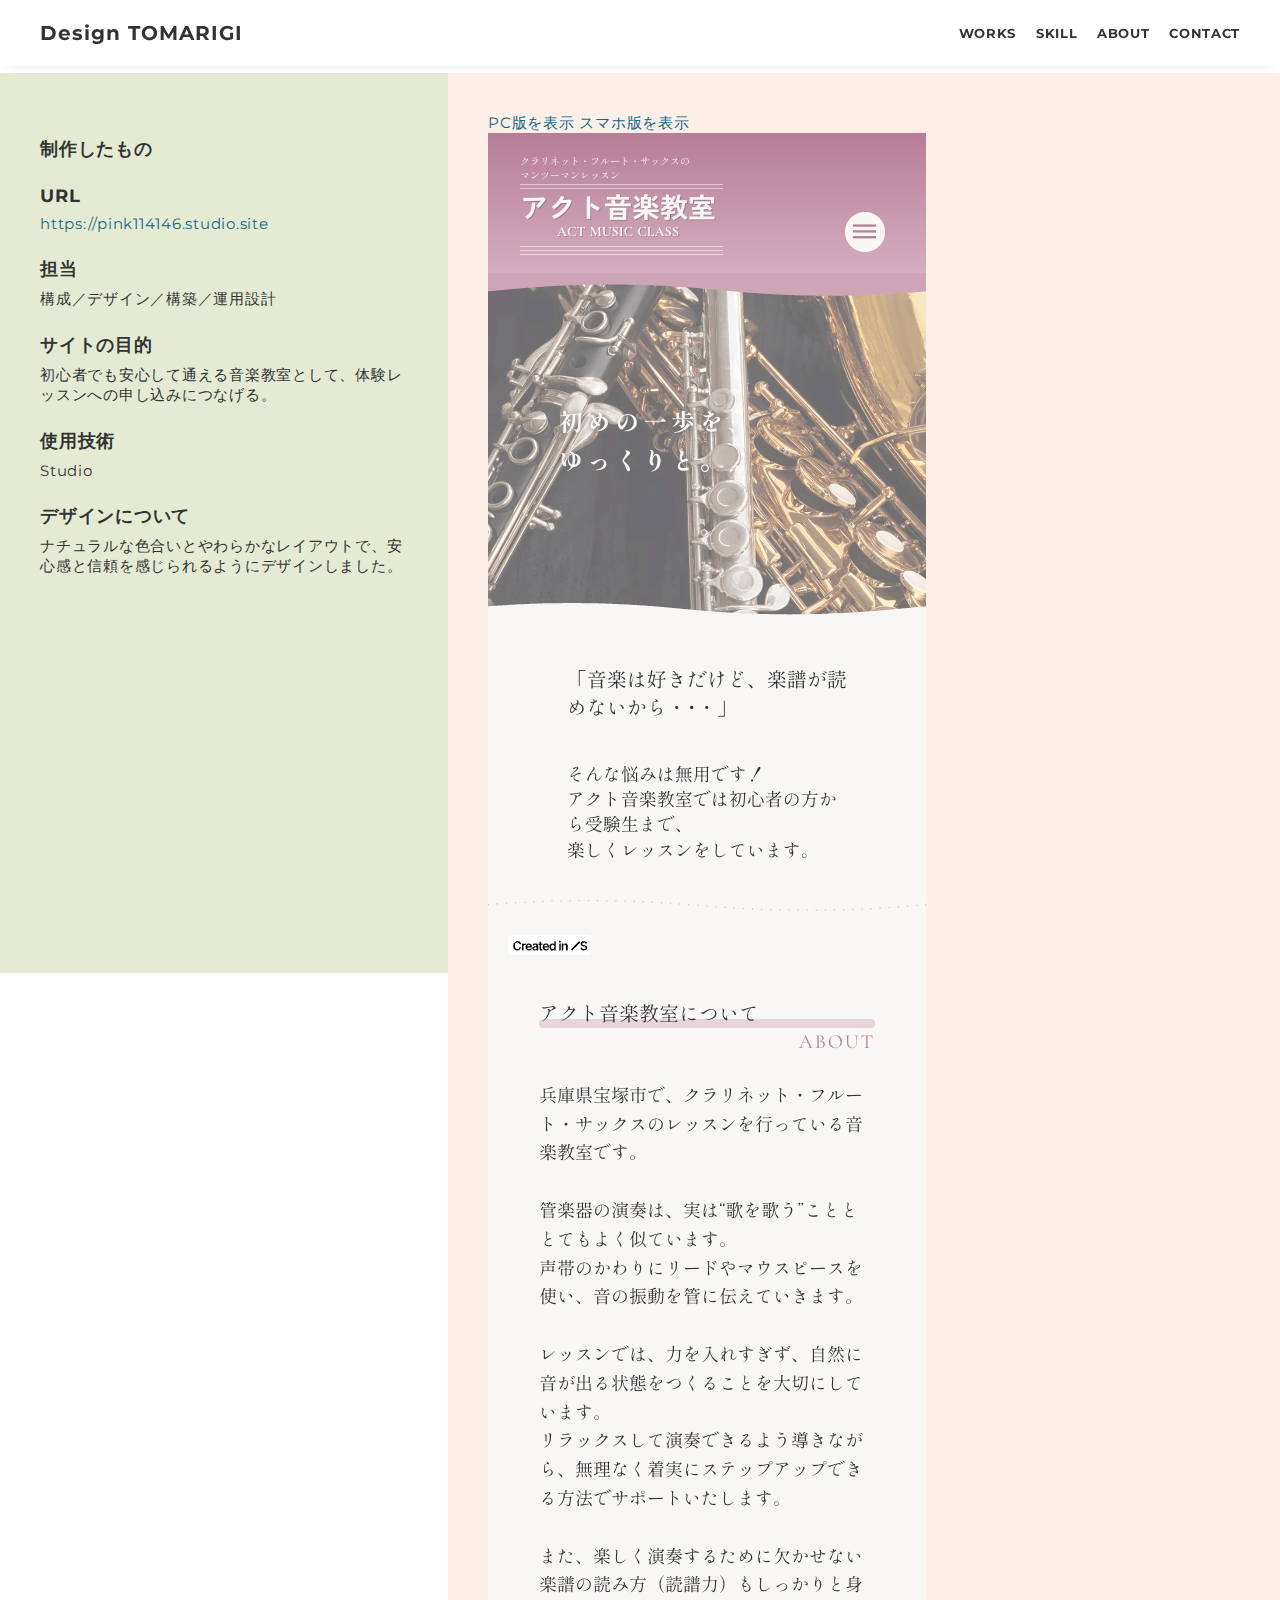
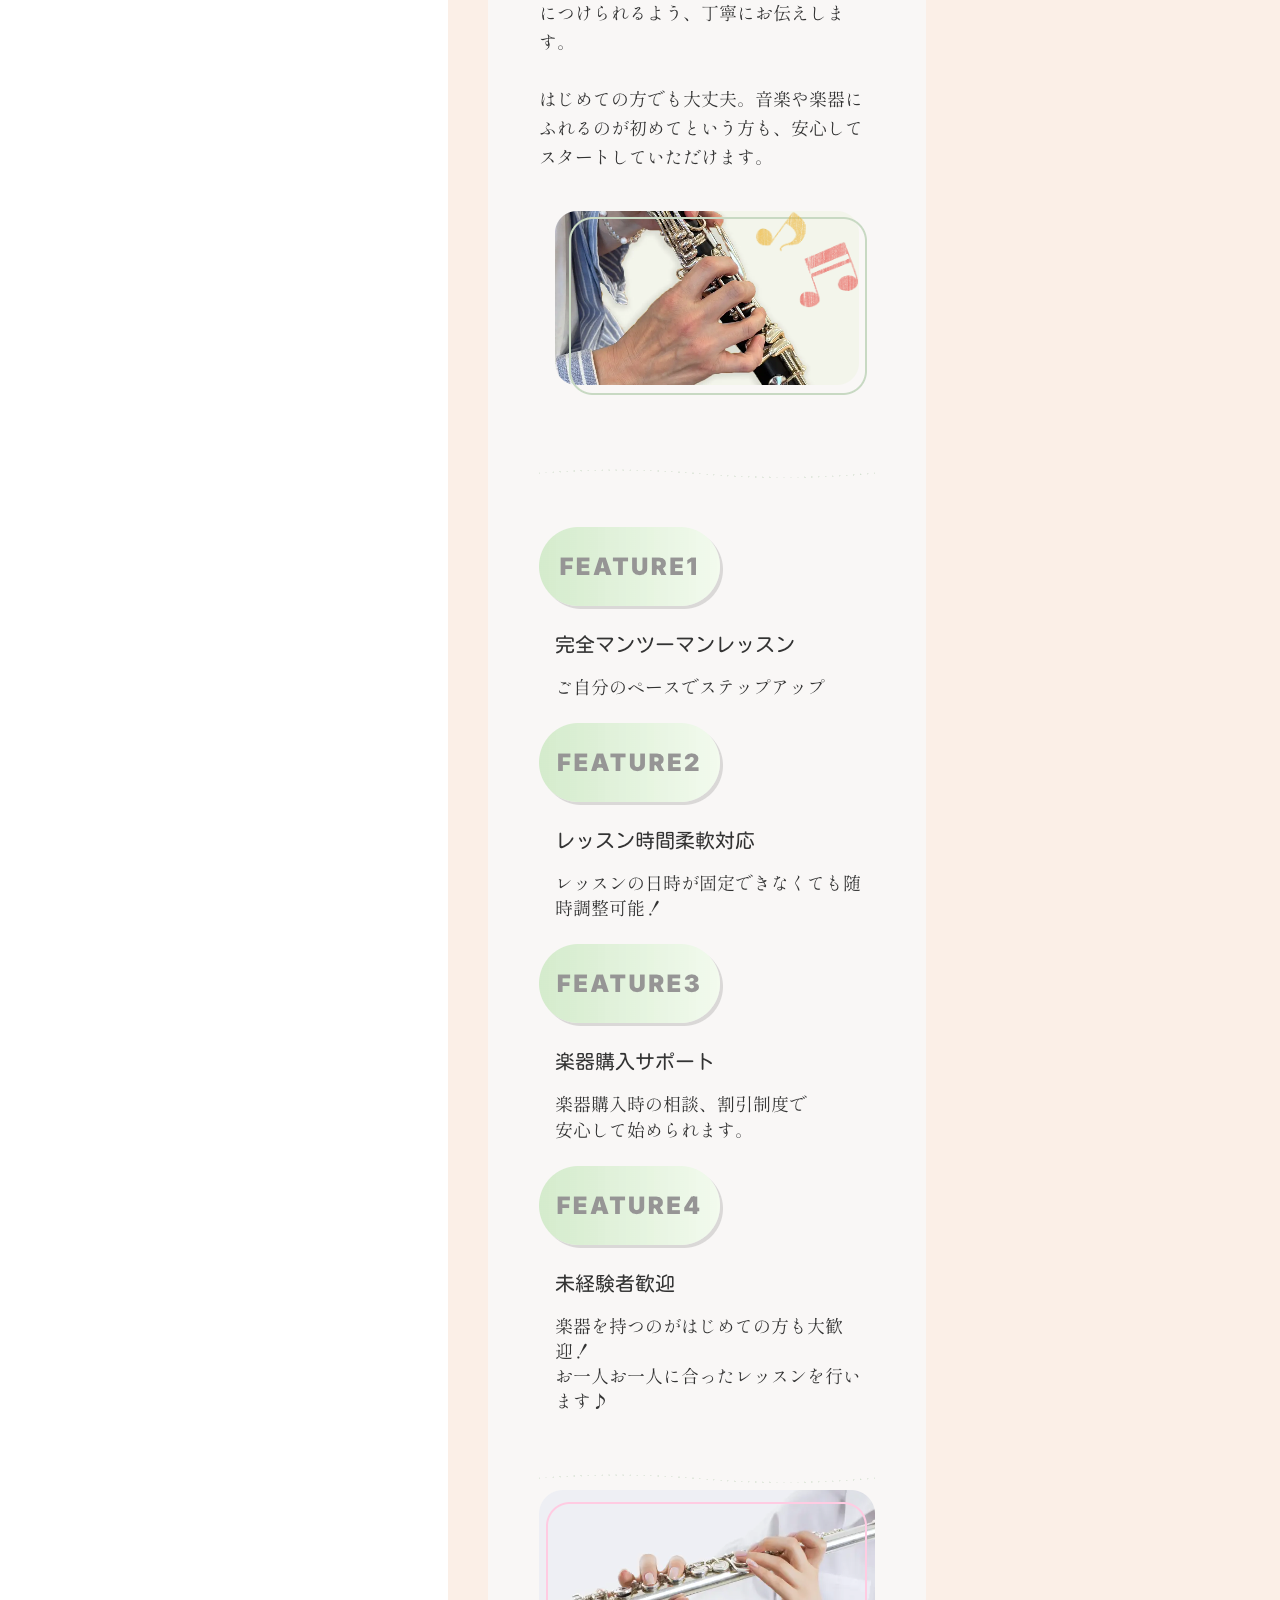
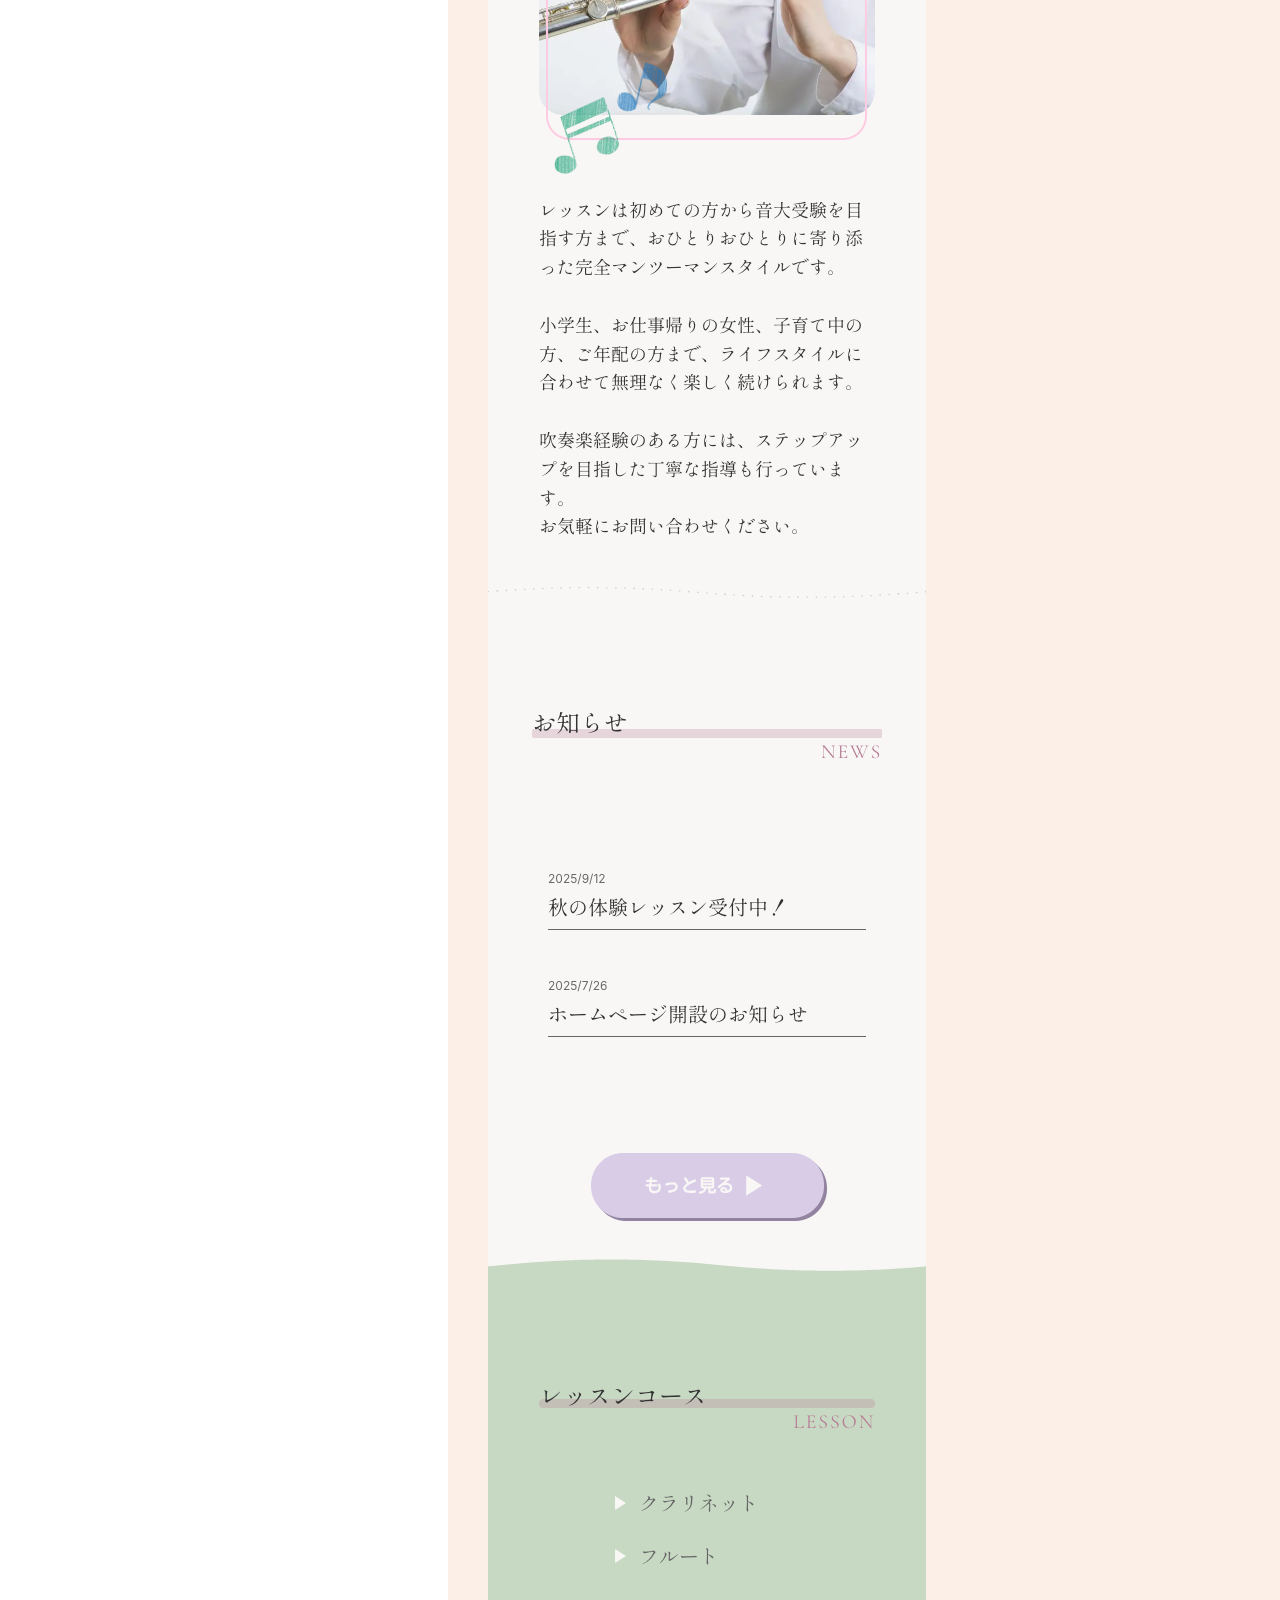
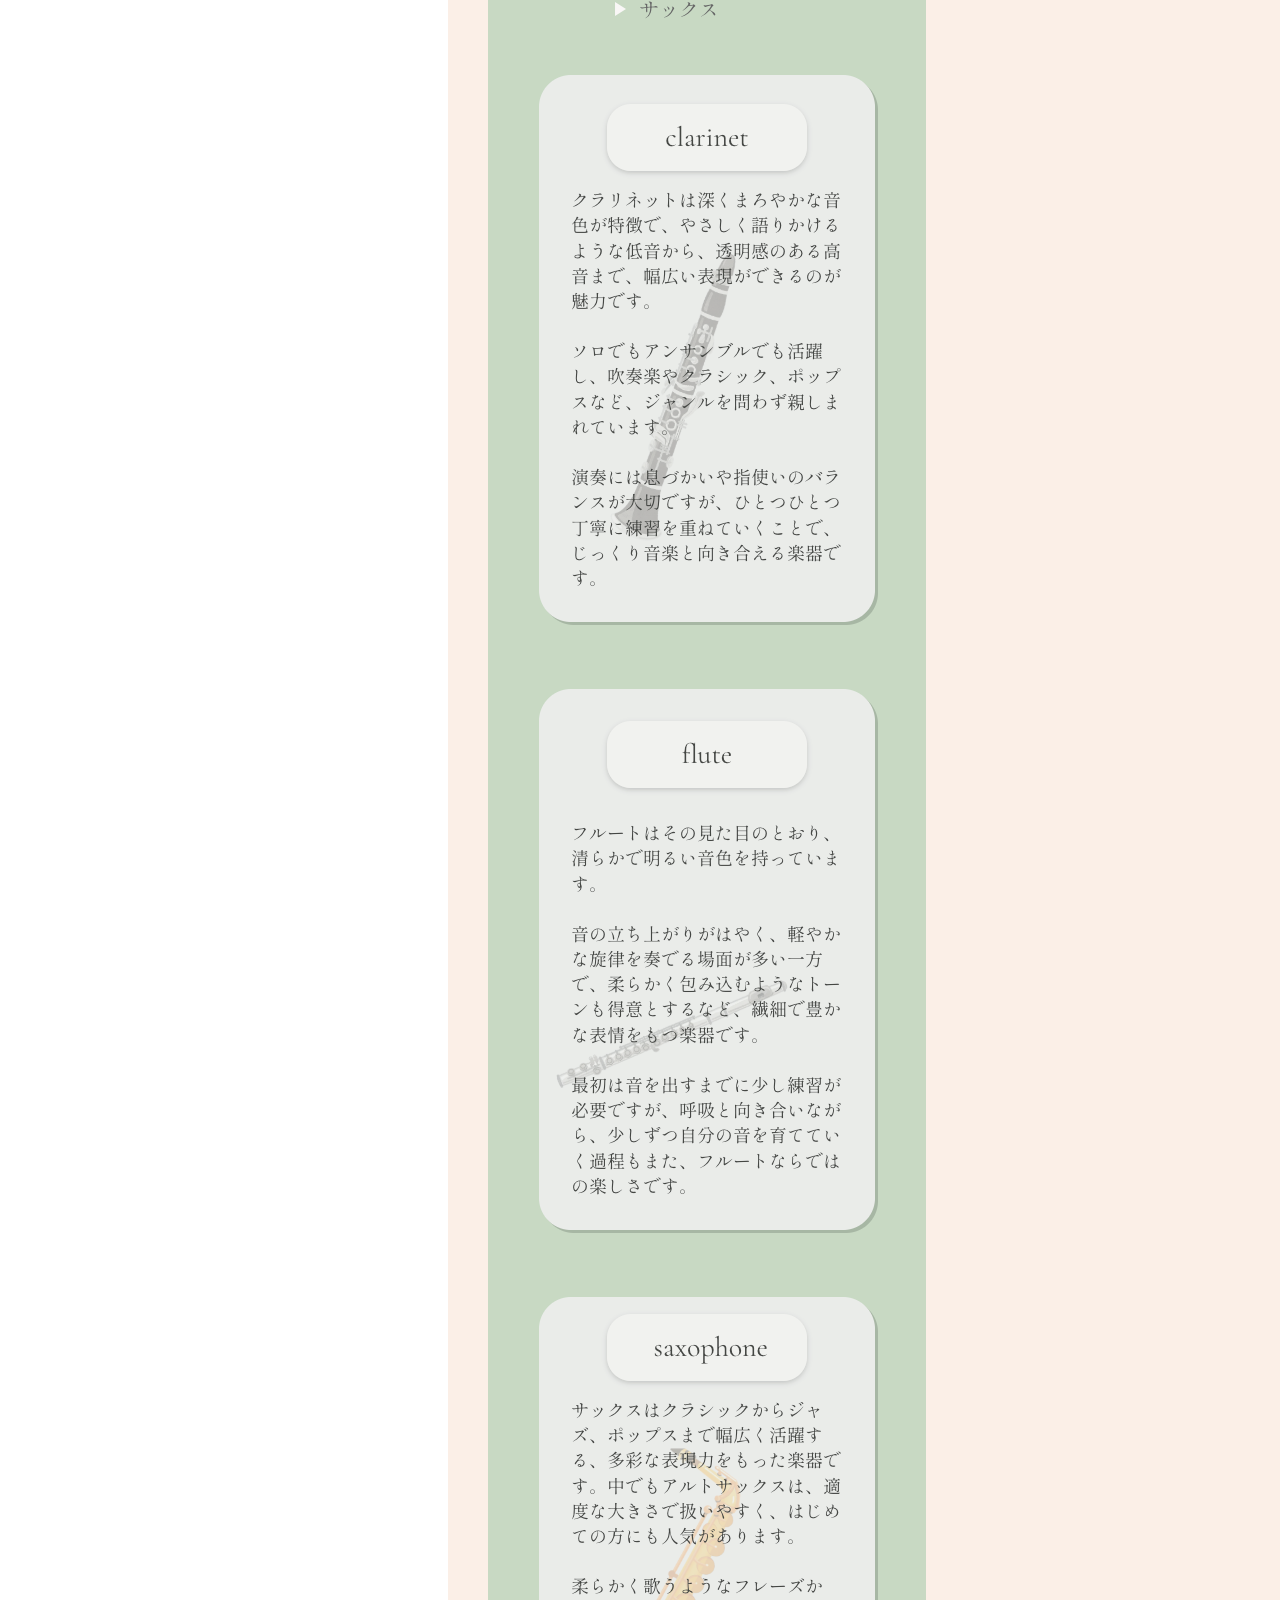
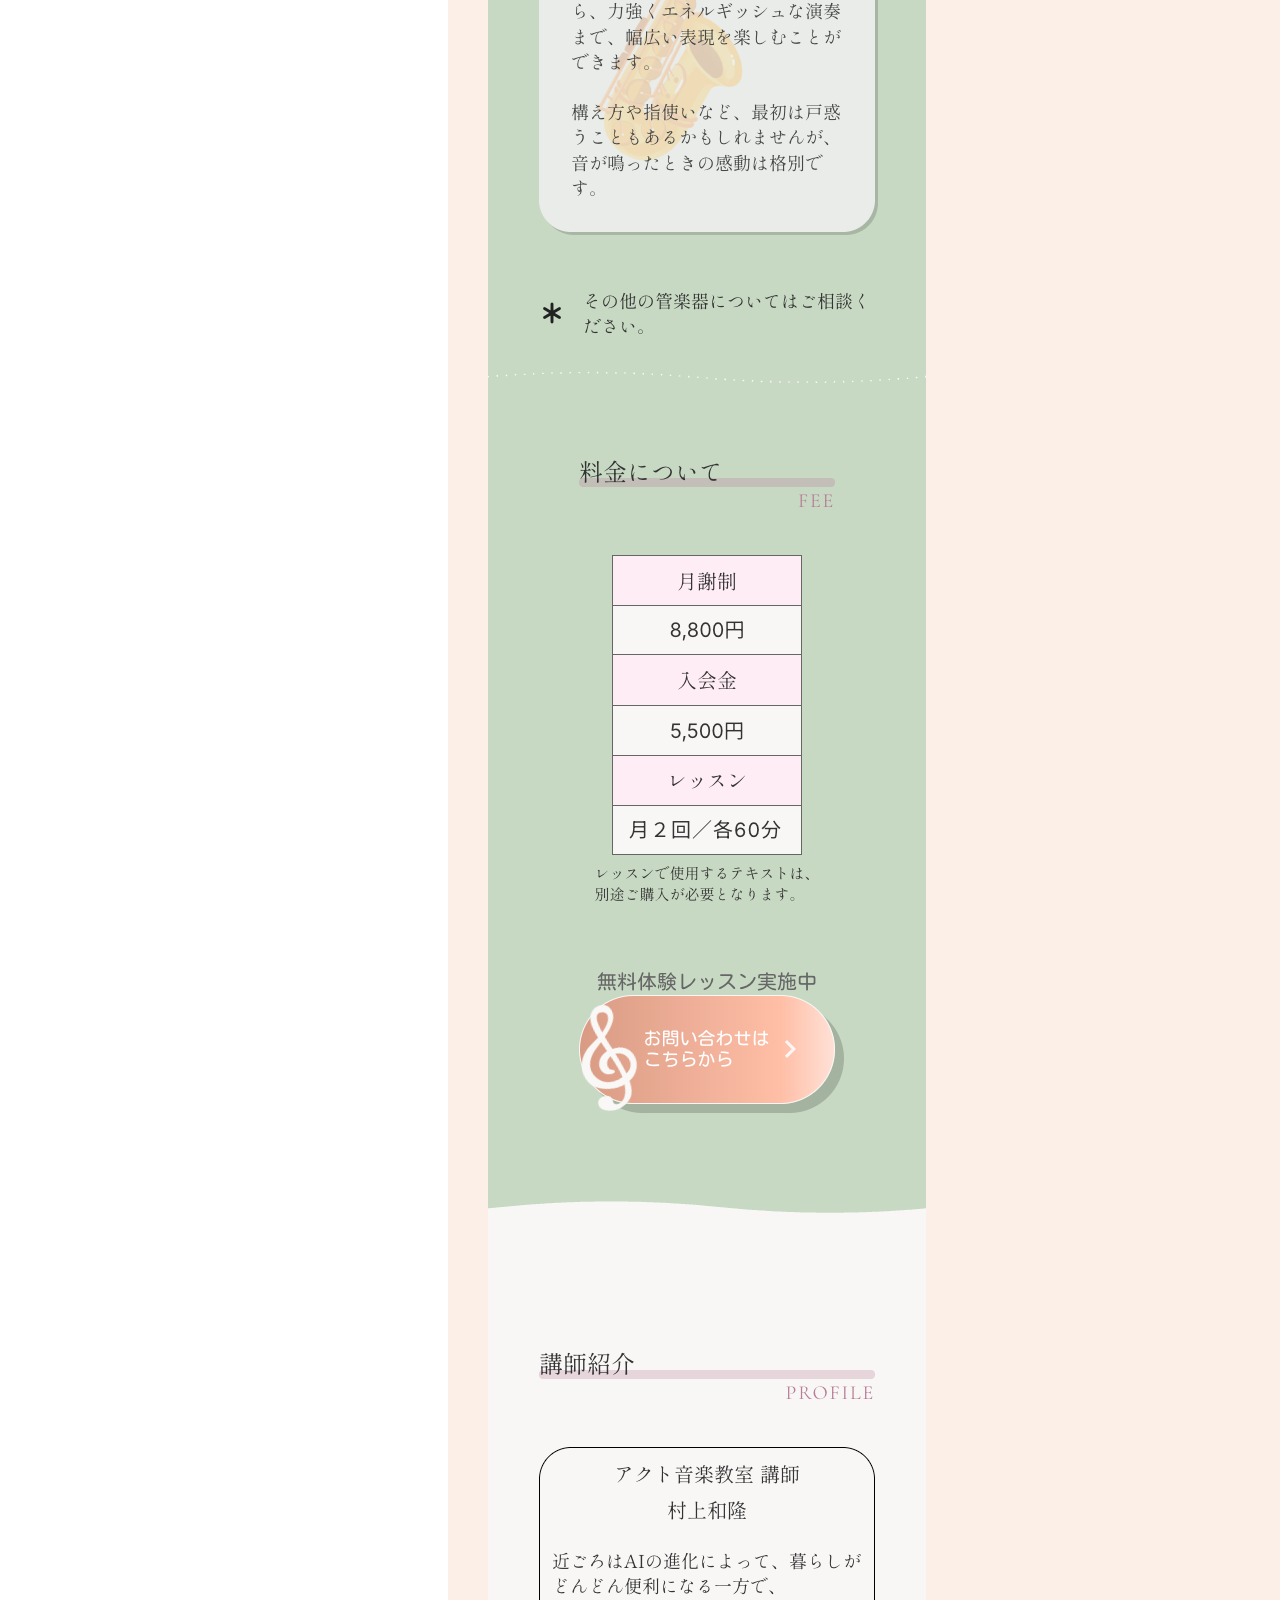
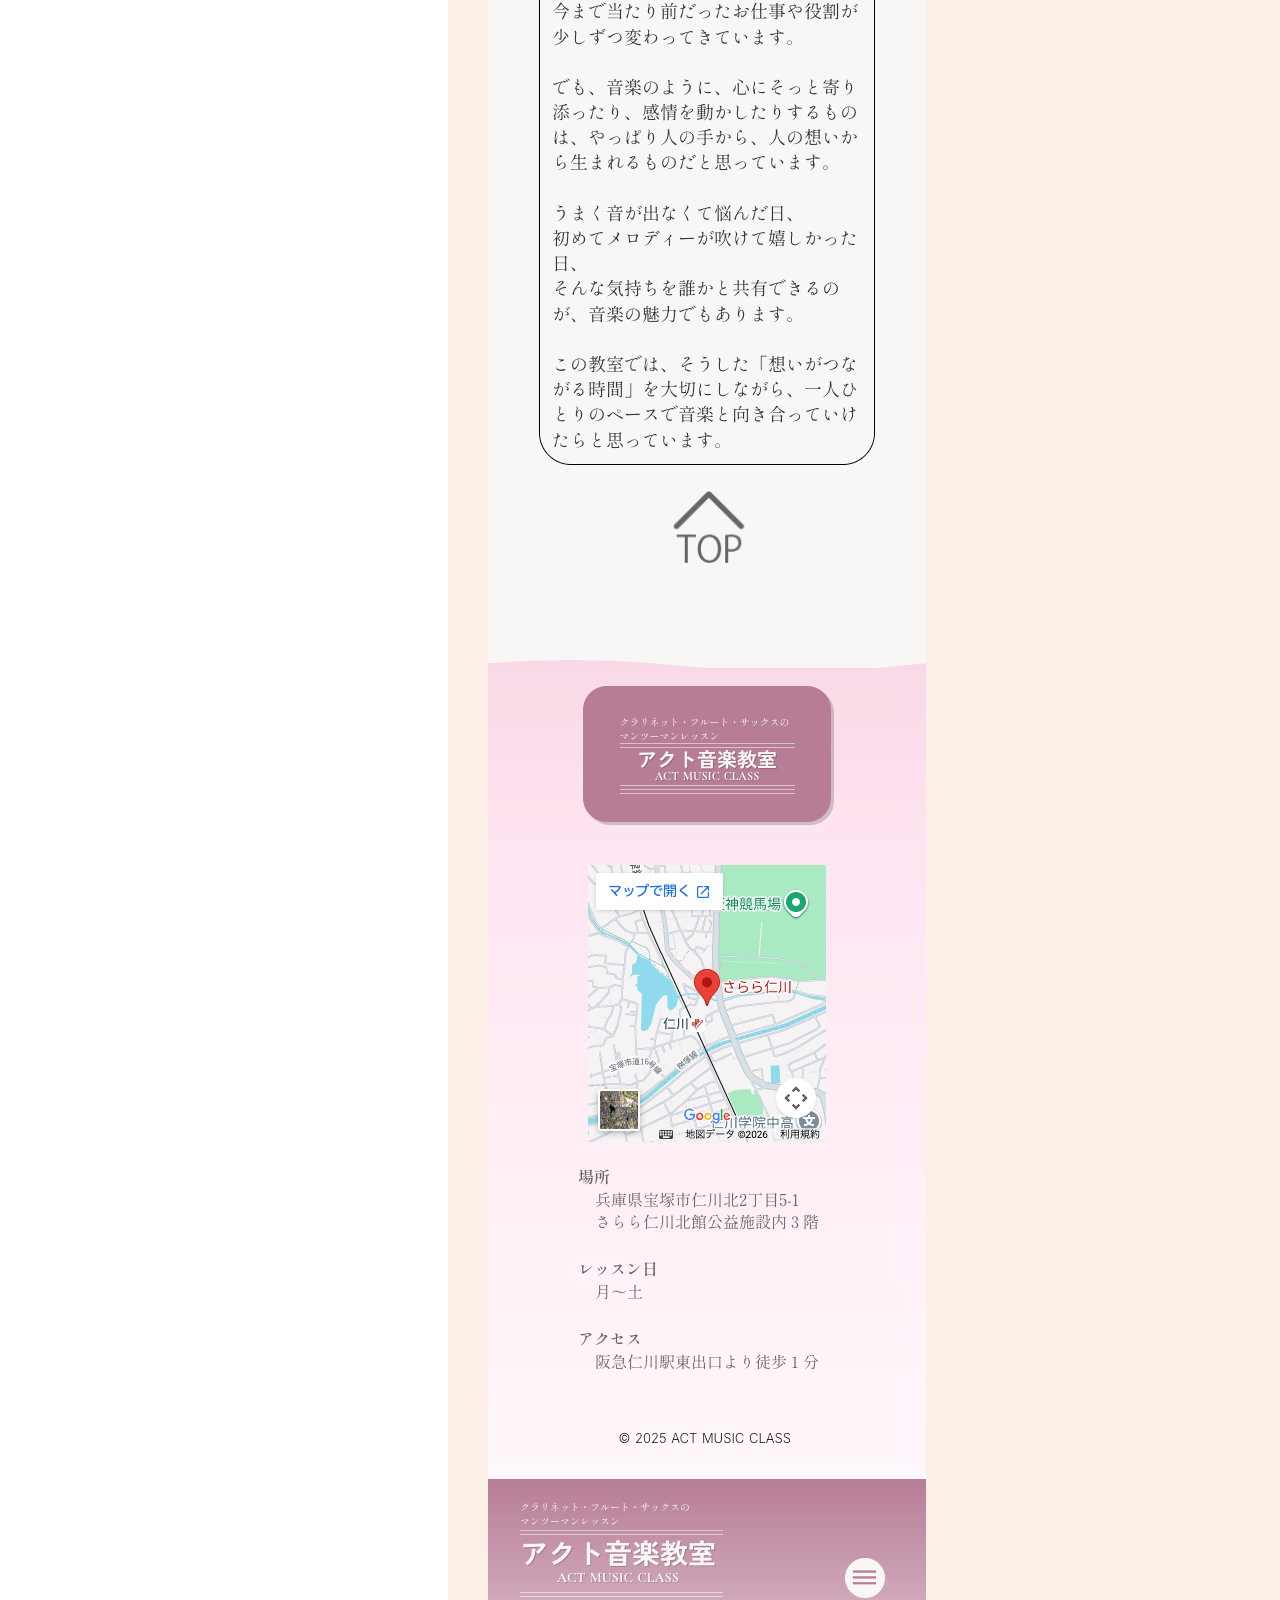
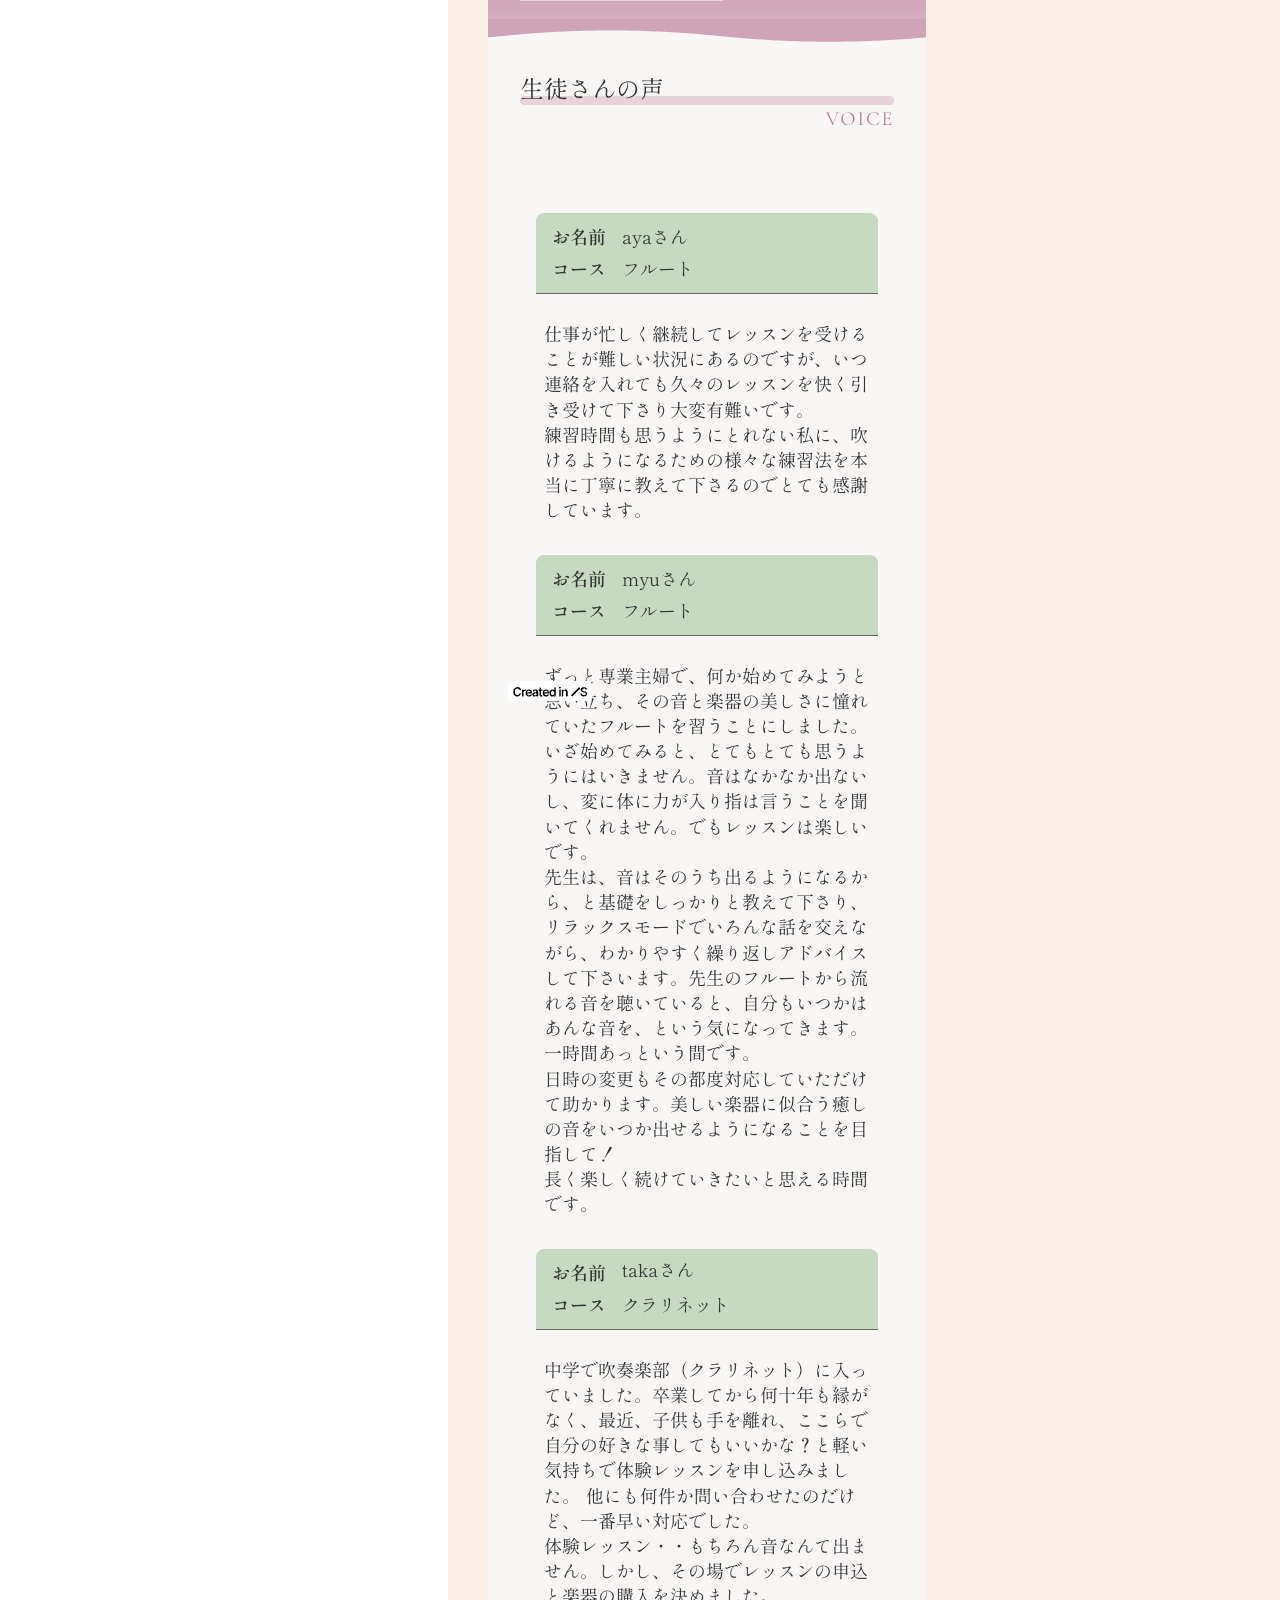
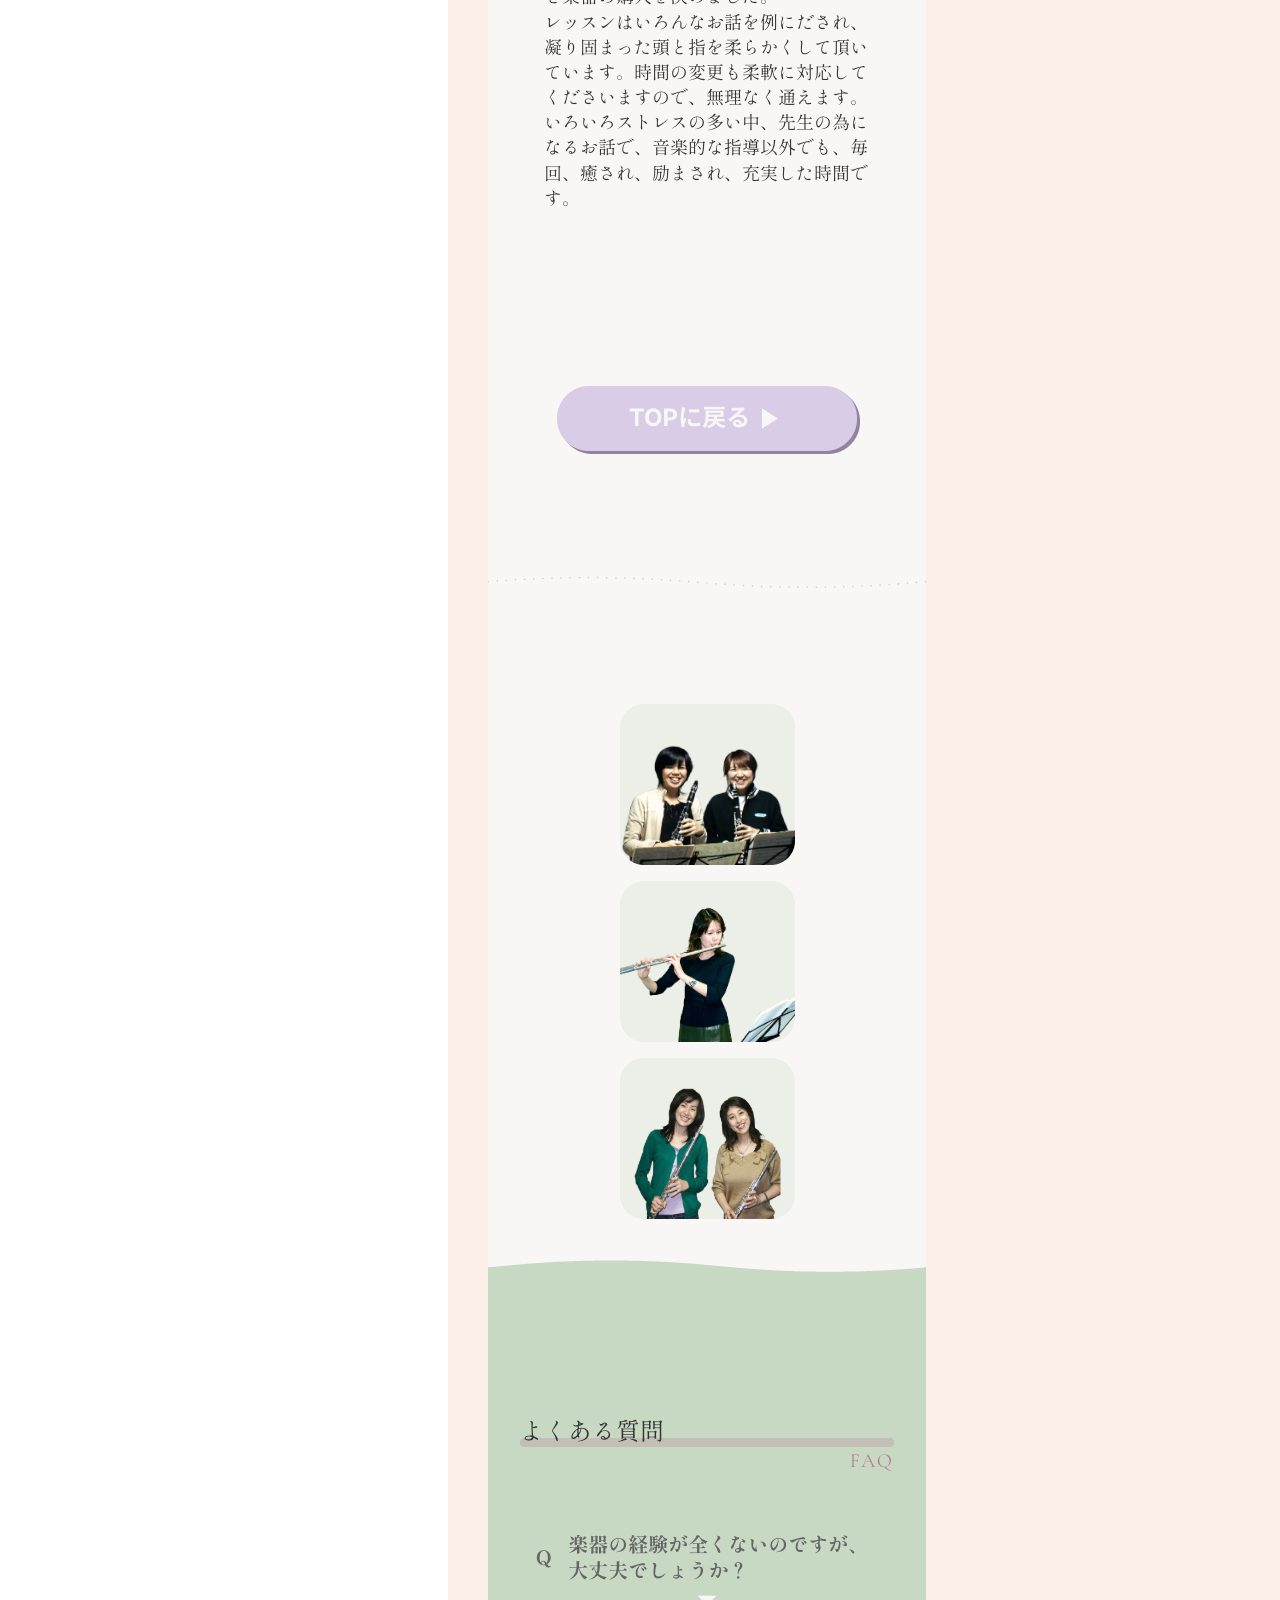
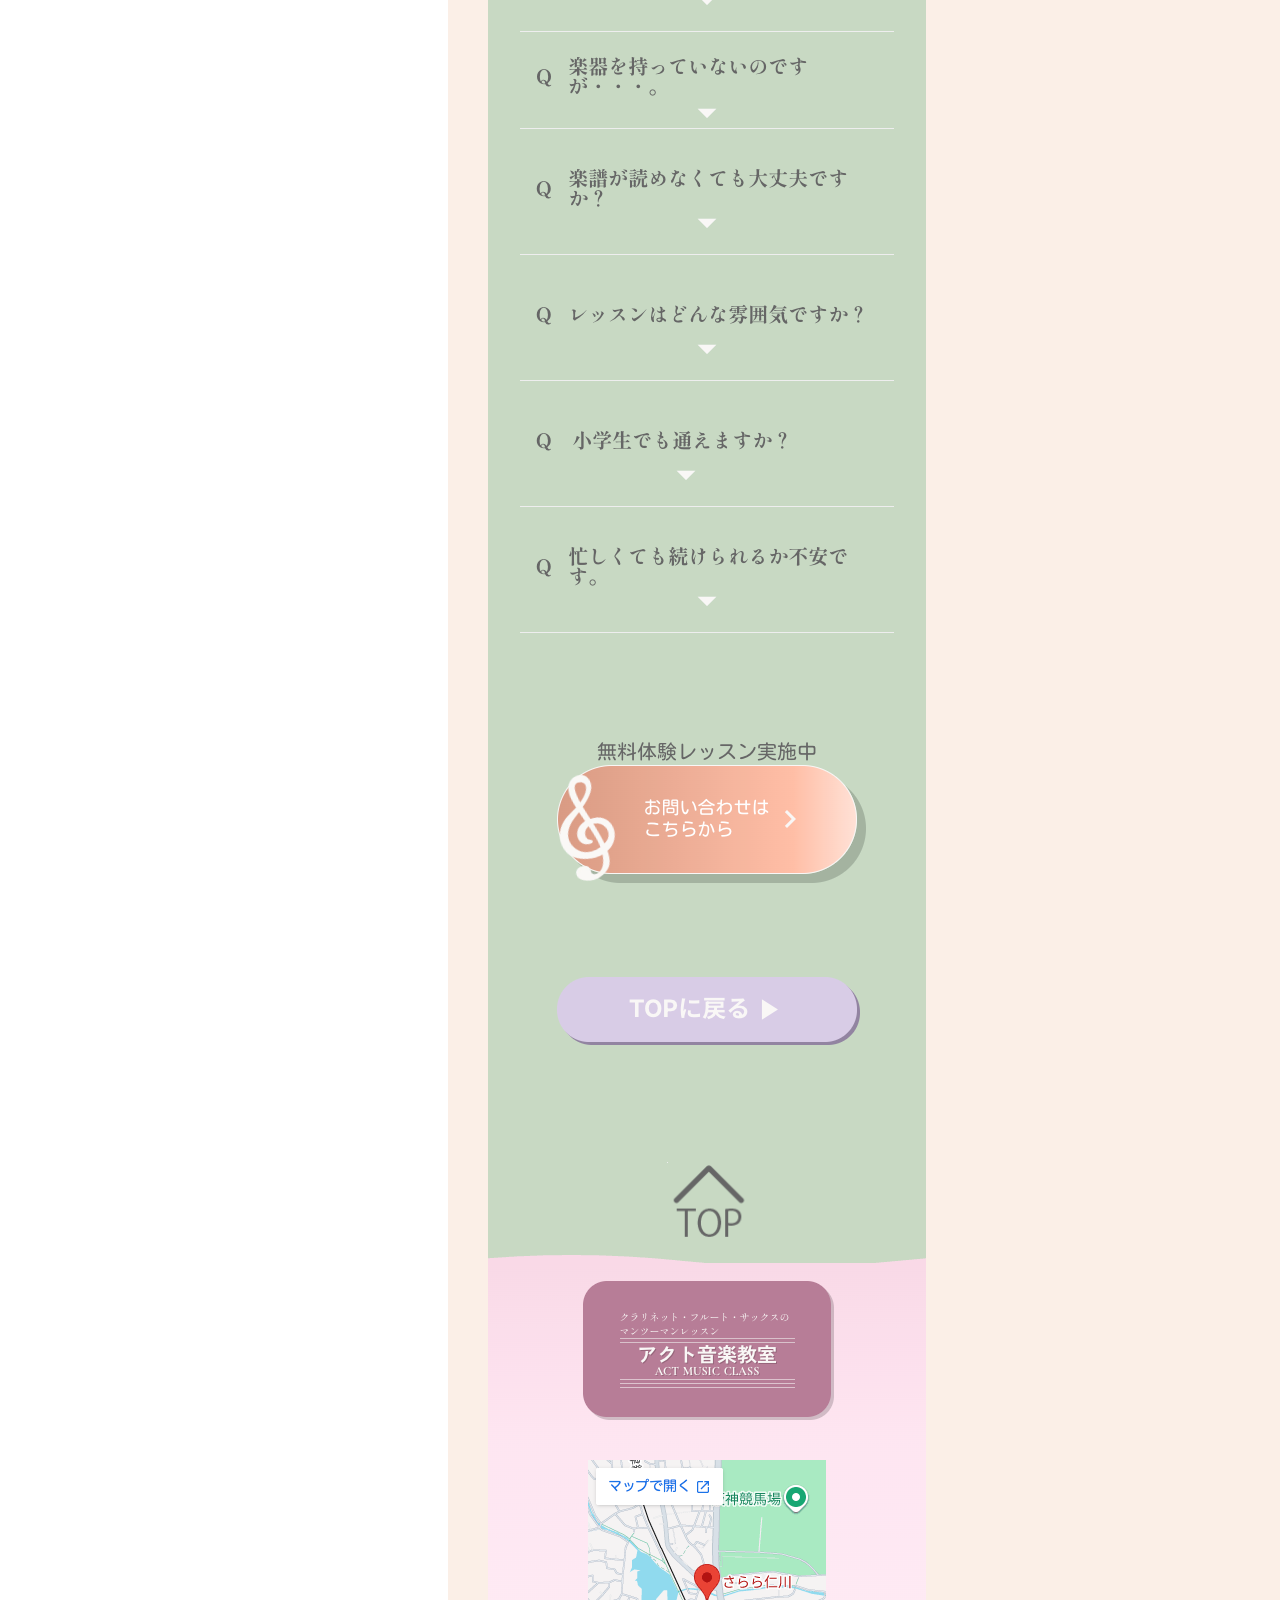
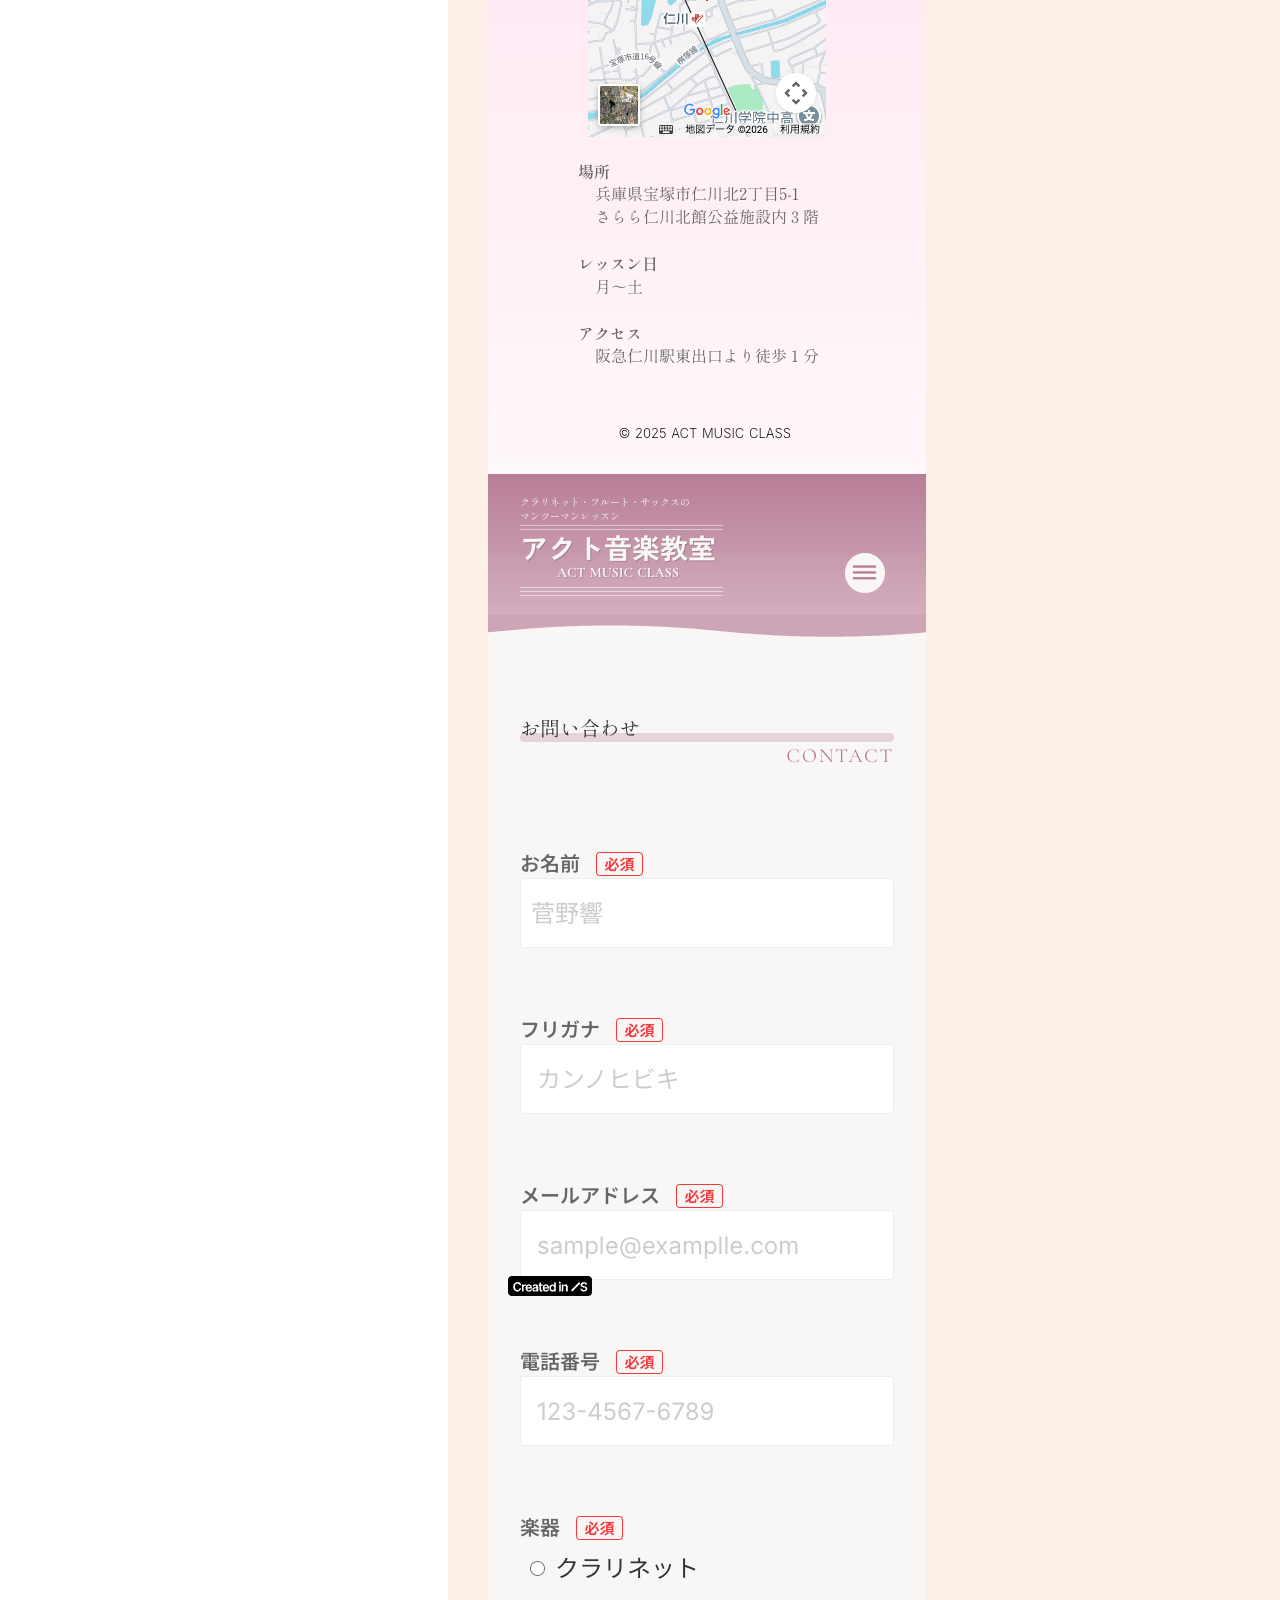
<file: act.html>
<!DOCTYPE html>
<html>
  <head>
    <meta charset="utf-8" />
    <meta
      name="viewport"
      content="width=device-width, initial-scale=1.0, maximum-scale=1.0, minimum-scale=1.0"
    />
    <title>Design TOMARIGI</title>
    <link rel="preconnect" href="https://fonts.gstatic.com" />
    <link
      href="https://fonts.googleapis.com/css2?family=Montserrat:wght@400;700&display=swap"
      rel="stylesheet"
    />
    <link
      href="https://fonts.googleapis.com/css?family=Material+Icons+Outlined"
      rel="stylesheet"
    />
    <link href="css/ress.css" media="all" rel="stylesheet" type="text/css" />
    <link href="css/style.css" media="all" rel="stylesheet" type="text/css" />
  </head>

  <body>
    <div class="wrapper">
      <!-- header -->
      <header class="header">
        <div class="container">
          <h1 class="header-logo">
            <a href="index.html">Design TOMARIGI</a>
          </h1>
          <!-- ハンバーガーボタン -->
          <button class="hamburger" aria-label="メニューを開く">
            <span></span>
            <span></span>
            <span></span>
          </button>
          <nav class="gnav">
            <ul class="gnav-list">
              <li class="gnav-item"><a href="index.html#works">WORKS</a></li>
              <li class="gnav-item"><a href="index.html#skill">SKILL</a></li>
              <li class="gnav-item"><a href="index.html#about">ABOUT</a></li>
              <li class="gnav-item">
                <a href="index.html#contact">CONTACT</a>
              </li>
            </ul>
          </nav>
        </div>
      </header>
      <!-- /header -->
      <!-- main -->
      <main class="works-detail">
        <div class="works-container">
          <div class="works-sidebar">
            <h3>制作したもの</h3>
            <h3>URL</h3>
            <p>
              <a href="https://pink114146.studio.site" target="_blank" rel="noopener"
                >https://pink114146.studio.site</a
              >
            </p>
            <h3>担当</h3>
            <p>構成／デザイン／構築／運用設計</p>
            <h3>サイトの目的</h3>
            <p>初心者でも安心して通える音楽教室として、体験レッスンへの申し込みにつなげる。</p>
            <h3>使用技術</h3>
            <p>Studio</p>
            <h3>デザインについて</h3>
            <p>ナチュラルな色合いとやわらかなレイアウトで、安心感と信頼を感じられるようにデザインしました。</p>
          </div>
<div class="works-gallery">
  <div class="view-switch">
    <a href="#view-pc" class="btn-switch">PC版を表示</a>
    <a href="#view-sp" class="btn-switch">スマホ版を表示</a>
  </div>

  <div id="view-sp" class="works-img-content">
    <img src="img/hp/act-music/actmusic-sp1.png" alt="スマホ版" class="sp-img">
    <img src="img/hp/act-music/actmusic-sp2.png" alt="スマホ版" class="sp-img">
    <img src="img/hp/act-music/actmusic-sp3.png" alt="スマホ版" class="sp-img">
  </div>

  <div id="view-pc" class="works-img-content">
    <img src="img/hp/act-music/actmusic1.webp" alt="PC版">
    <img src="img/hp/act-music/actmusic2.webp" alt="PC版">
    <img src="img/hp/act-music/actmusic3.webp" alt="PC版">
    <img src="img/hp/act-music/actmusic4.webp" alt="PC版">
  </div>

  <div class="home-link">
    <a href="index.html#works">Works一覧へ</a>
  </div>
</div>
        </div>
      </main>
      <!-- /main -->
    </div>
    <div class="page-top" id="js-page-top">
          <span class="material-icons-outlined">expand_less</span>
        </div>
      <!-- footer -->
      <footer class="footer">
        <div class="copyright">&copy;Design TOMARIGI</div>
      </footer>
      <!-- /footer -->
    </div>
    <script src="https://ajax.googleapis.com/ajax/libs/jquery/3.6.0/jquery.min.js"></script>
    <script type="text/javascript" src="js/script.js"></script>
    <script>
      document.addEventListener("DOMContentLoaded", function () {
        const hamburger = document.querySelector(".hamburger");
        const gnav = document.querySelector(".gnav");

        // 開閉処理
        hamburger.addEventListener("click", function (e) {
          hamburger.classList.toggle("active");
          gnav.classList.toggle("open");
          e.stopPropagation(); // 自分でクリックした時は閉じない
        });

        // メニュー内クリックで閉じる
        gnav.addEventListener("click", function (e) {
          e.stopPropagation(); // メニュー内のクリックは無視
        });

        // 外をクリックしたら閉じる
        document.addEventListener("click", function () {
          hamburger.classList.remove("active");
          gnav.classList.remove("open");
        });
      });
    </script>
  </body>
</html>
</file>
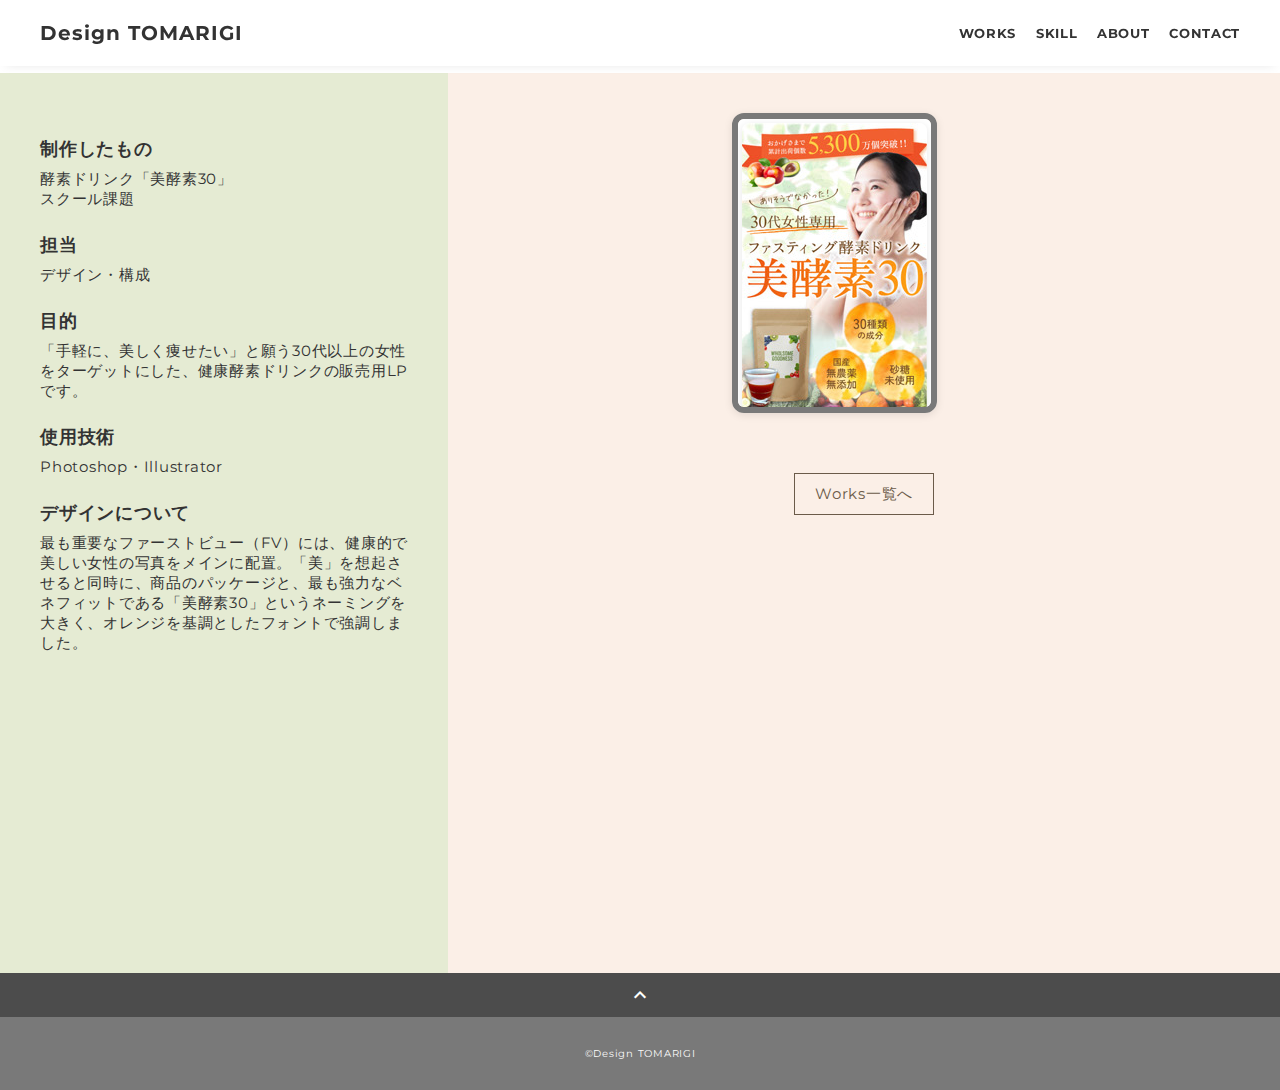
<file: bikouso.html>
<!DOCTYPE html>
<html>
  <head>
    <meta charset="utf-8" />
    <meta
      name="viewport"
      content="width=device-width, initial-scale=1.0, maximum-scale=1.0, minimum-scale=1.0"
    />
    <title>Design TOMARIGI</title>
    <link rel="preconnect" href="https://fonts.gstatic.com" />
    <link
      href="https://fonts.googleapis.com/css2?family=Montserrat:wght@400;700&display=swap"
      rel="stylesheet"
    />
    <link
      href="https://fonts.googleapis.com/css?family=Material+Icons+Outlined"
      rel="stylesheet"
    />
    <link href="css/ress.css" media="all" rel="stylesheet" type="text/css" />
    <link href="css/style.css" media="all" rel="stylesheet" type="text/css" />
  </head>

  <body>
    <div class="wrapper">
      <!-- header -->
      <header class="header">
        <div class="container">
          <h1 class="header-logo">
            <a href="index.html">Design TOMARIGI</a>
          </h1>
          <!-- ハンバーガーボタン -->
          <button class="hamburger" aria-label="メニューを開く">
            <span></span>
            <span></span>
            <span></span>
          </button>
          <nav class="gnav">
            <ul class="gnav-list">
              <li class="gnav-item"><a href="index.html#works">WORKS</a></li>
              <li class="gnav-item"><a href="index.html#skill">SKILL</a></li>
              <li class="gnav-item"><a href="index.html#about">ABOUT</a></li>
              <li class="gnav-item">
                <a href="index.html#contact">CONTACT</a>
              </li>
            </ul>
          </nav>
        </div>
      </header>
      <!-- /header -->
      <!-- main -->
      <main class="works-detail">
        <div class="works-container">
          <div class="works-sidebar">
            <h3>制作したもの</h3>
            <p>酵素ドリンク「美酵素30」<br>スクール課題</p>
            <!-- <h3>URL</h3>
            <p>
              <a href="" target="_blank" rel="noopener"
                >ここにURLを入れてください。</a
              > -->
            </p>
            <h3>担当</h3>
            <p>デザイン・構成</p>
            <h3>目的</h3>
            <p>「手軽に、美しく痩せたい」と願う30代以上の女性をターゲットにした、健康酵素ドリンクの販売用LPです。</p>
            <h3>使用技術</h3>
            <p>Photoshop・Illustrator</p>
            <h3>デザインについて</h3>
            <p>最も重要なファーストビュー（FV）には、健康的で美しい女性の写真をメインに配置。「美」を想起させると同時に、商品のパッケージと、最も強力なベネフィットである「美酵素30」というネーミングを大きく、オレンジを基調としたフォントで強調しました。</p>
          </div>
          <div class="works-gallery">
            <div class="gallery-grid">
              <div class="img-scroll sp">
                <img
                  src="img/lp/bikouso-sp.jpg"
                  alt="スマホモック"
                />
              </div>
            </div>
              <div class="home-link">
              <a href="index.html#works">Works一覧へ</a>
              </div>
          </div>
          </div>
        </div>
      </main>
      <!-- /main -->
    </div>
    <div class="page-top" id="js-page-top">
          <span class="material-icons-outlined">expand_less</span>
        </div>
      <!-- footer -->
      <footer class="footer">
        <div class="copyright">&copy;Design TOMARIGI</div>
      </footer>
      <!-- /footer -->
    </div>
    <script src="https://ajax.googleapis.com/ajax/libs/jquery/3.6.0/jquery.min.js"></script>
    <script type="text/javascript" src="js/script.js"></script>
    <script>
      document.addEventListener("DOMContentLoaded", function () {
        const hamburger = document.querySelector(".hamburger");
        const gnav = document.querySelector(".gnav");

        // 開閉処理
        hamburger.addEventListener("click", function (e) {
          hamburger.classList.toggle("active");
          gnav.classList.toggle("open");
          e.stopPropagation(); // 自分でクリックした時は閉じない
        });

        // メニュー内クリックで閉じる
        gnav.addEventListener("click", function (e) {
          e.stopPropagation(); // メニュー内のクリックは無視
        });

        // 外をクリックしたら閉じる
        document.addEventListener("click", function () {
          hamburger.classList.remove("active");
          gnav.classList.remove("open");
        });
      });
    </script>
  </body>
</html>
</file>
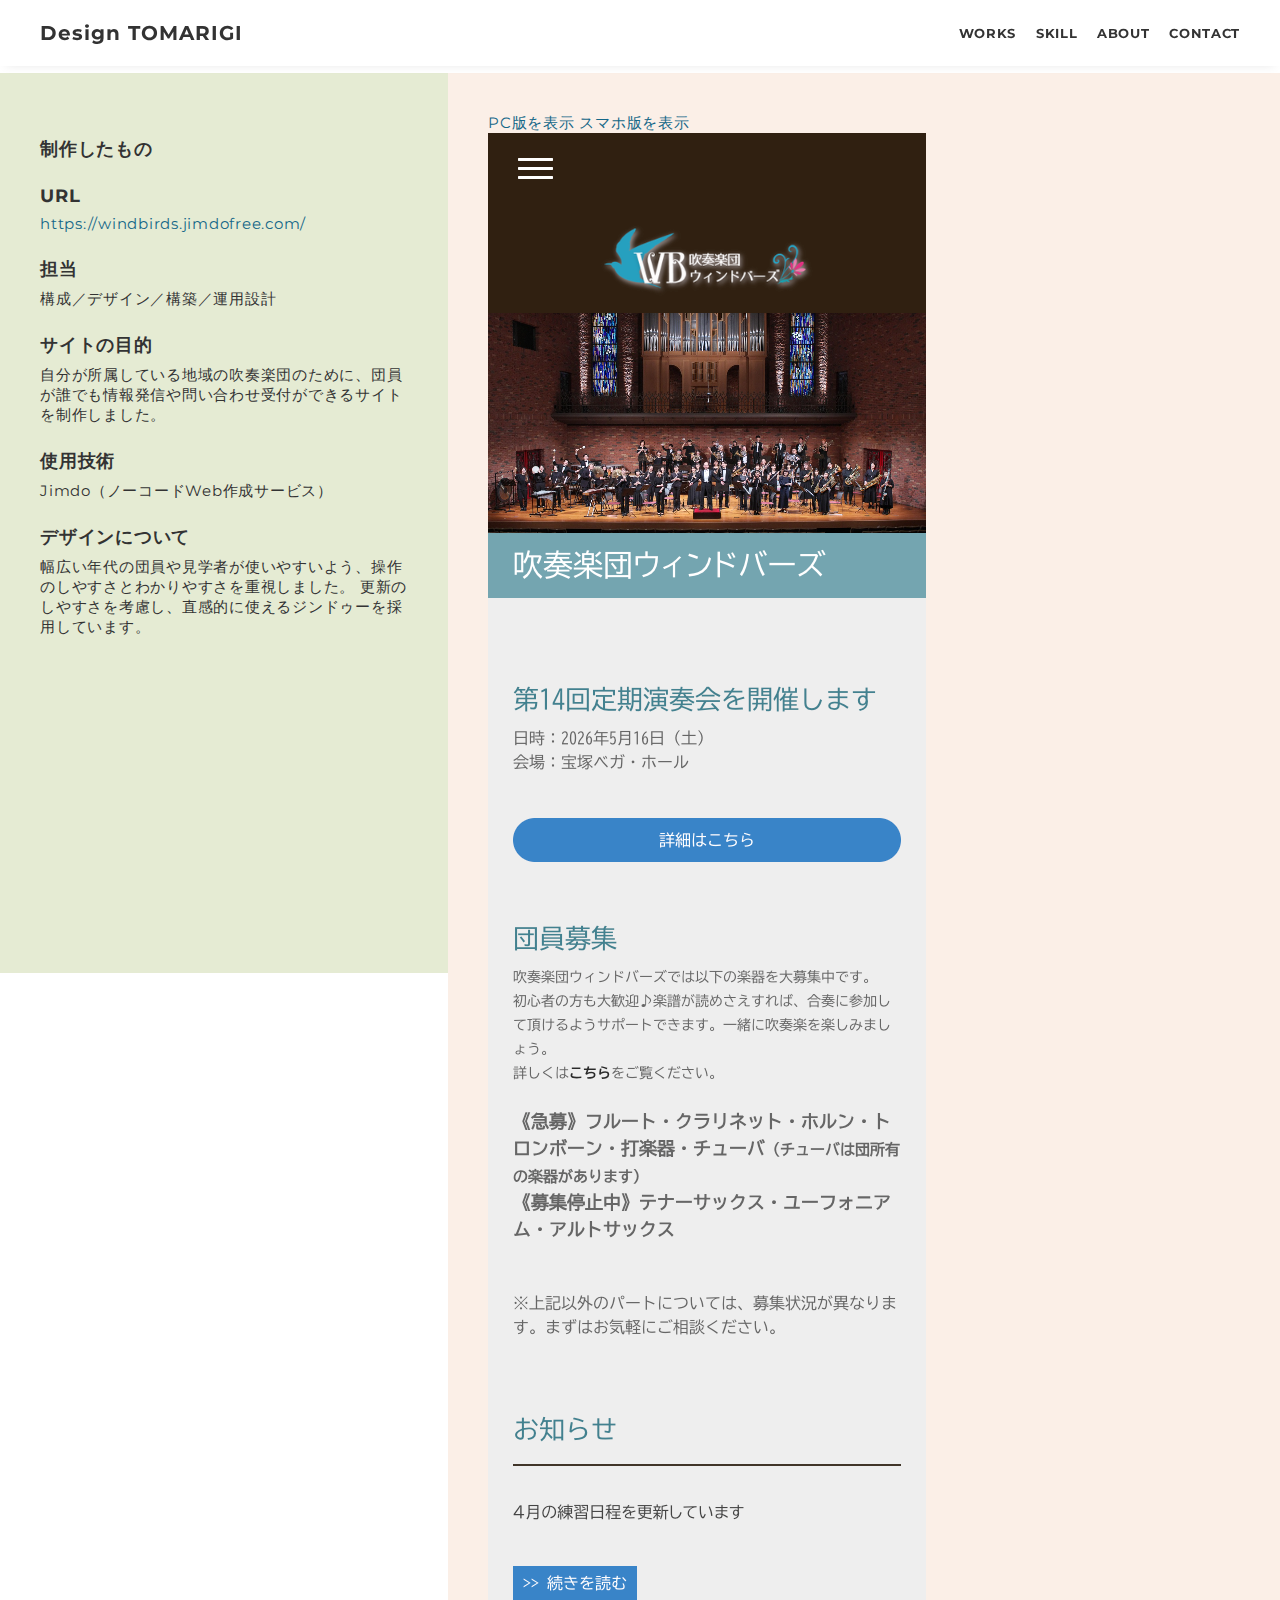
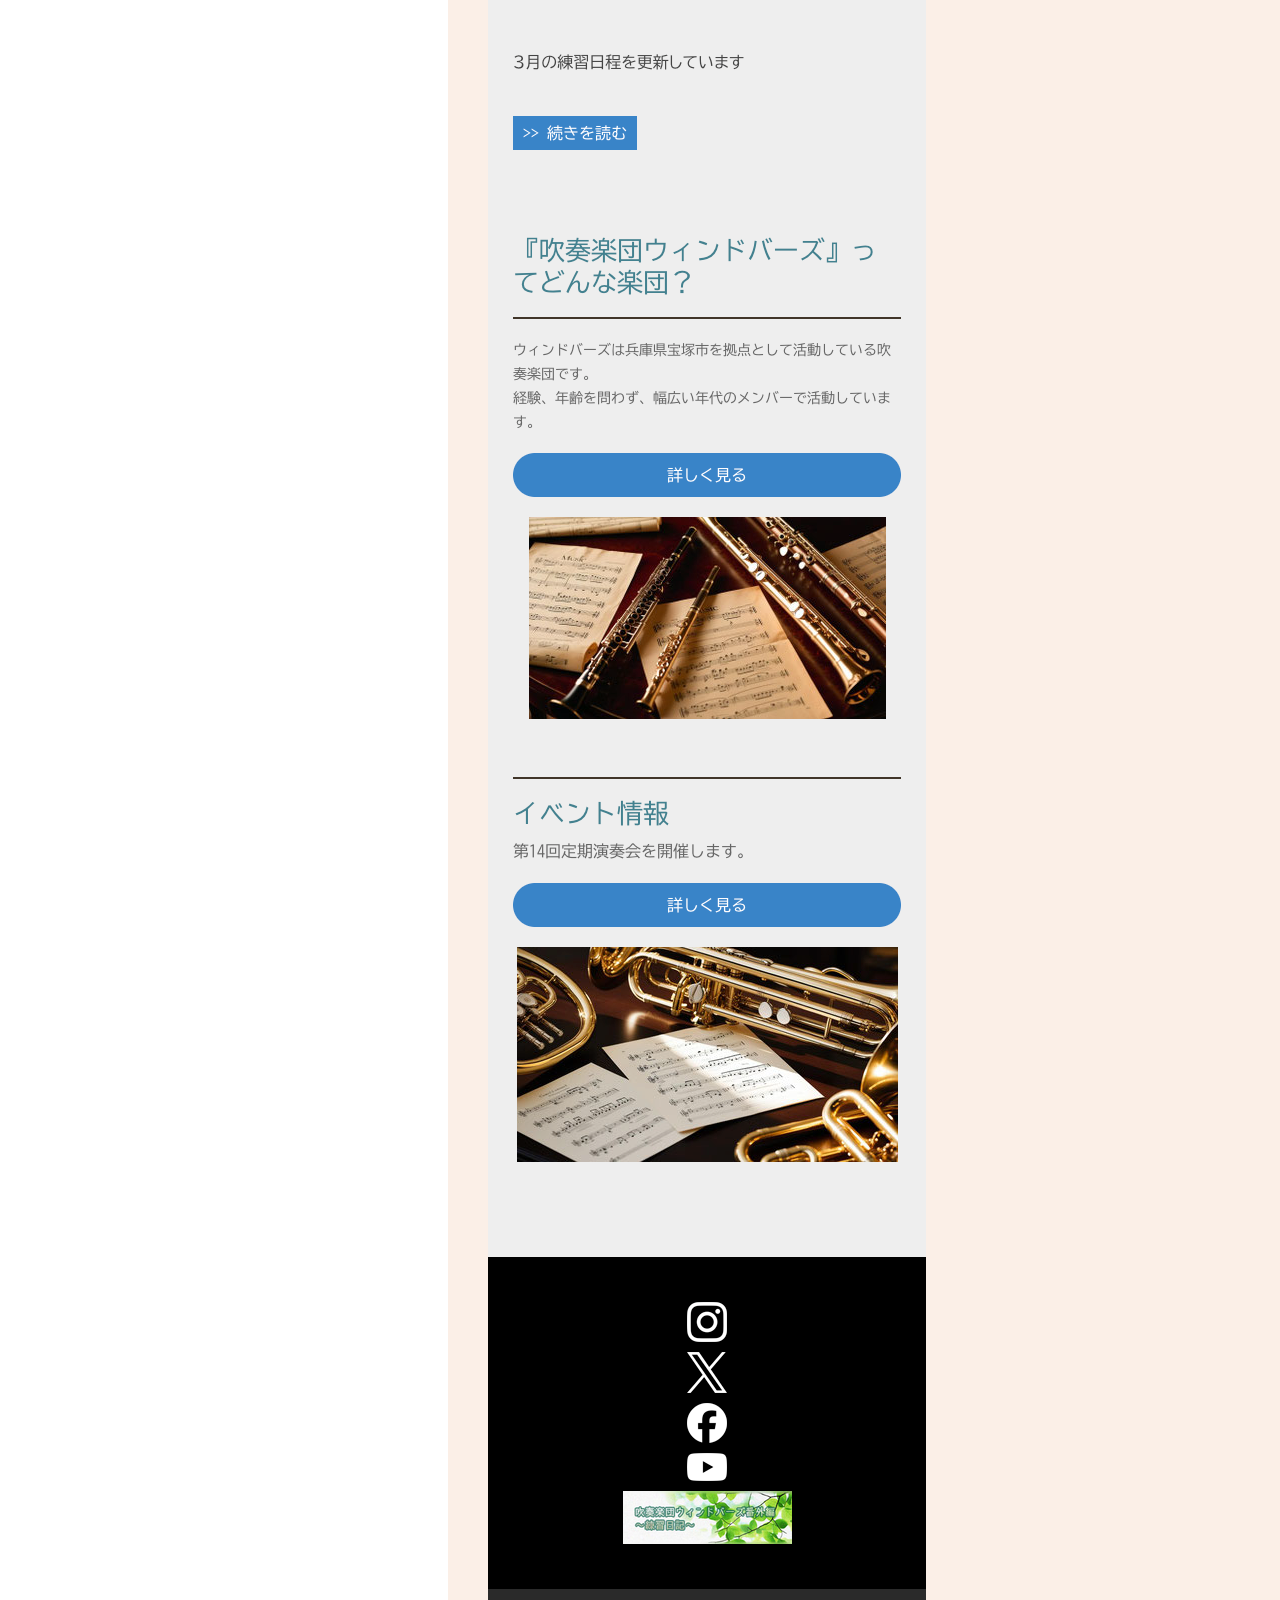
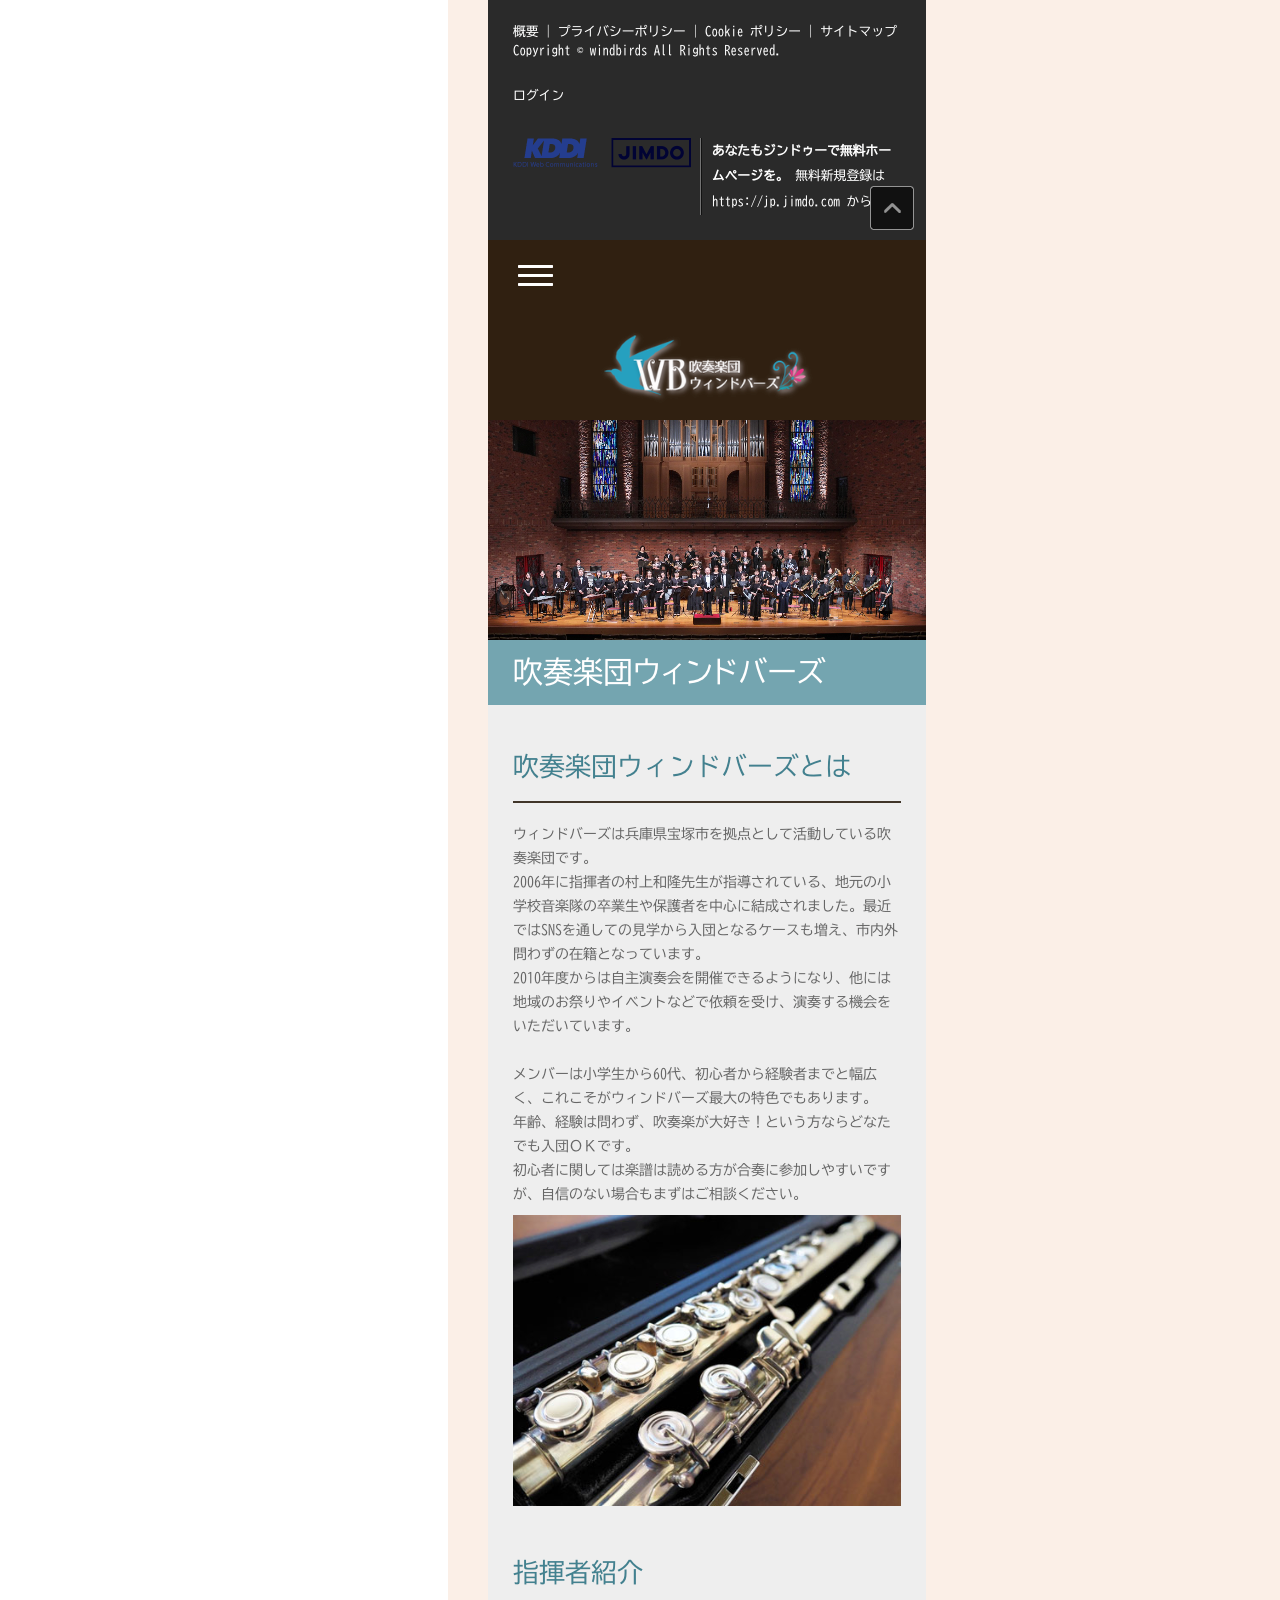
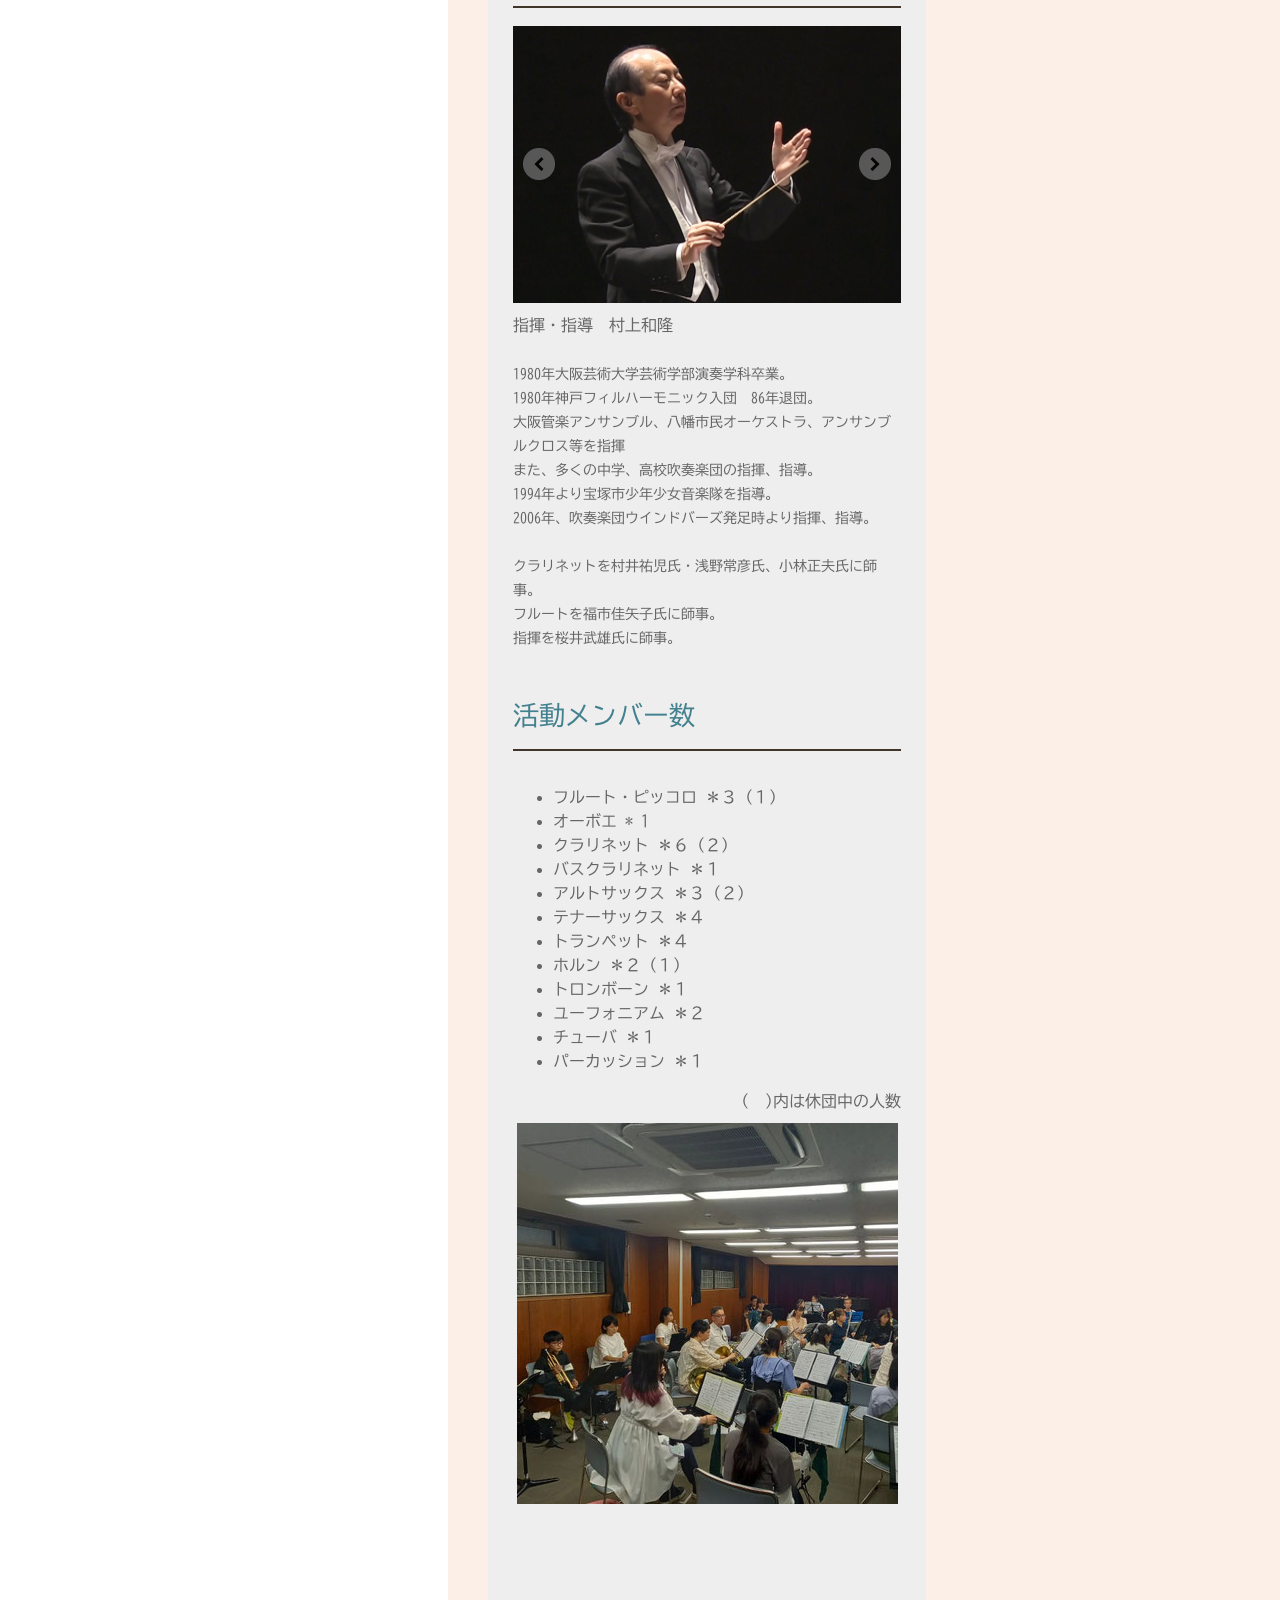
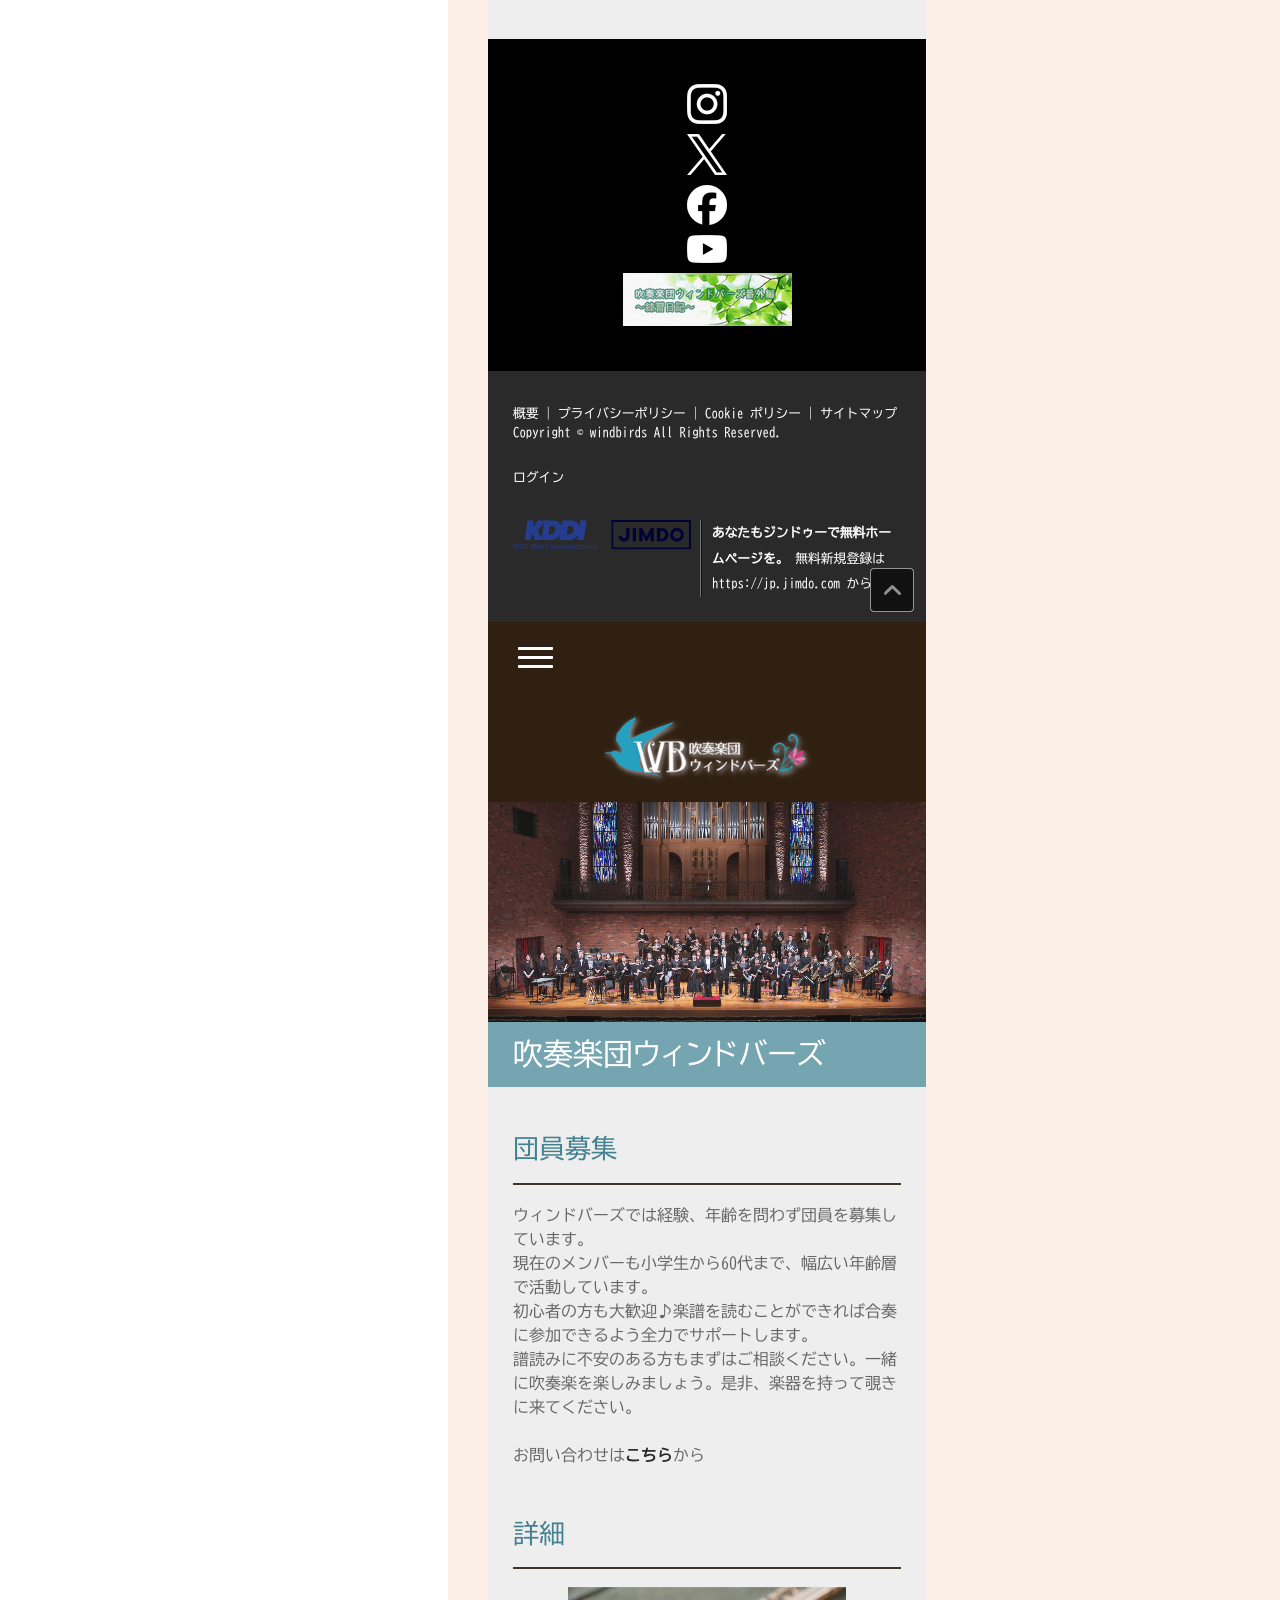
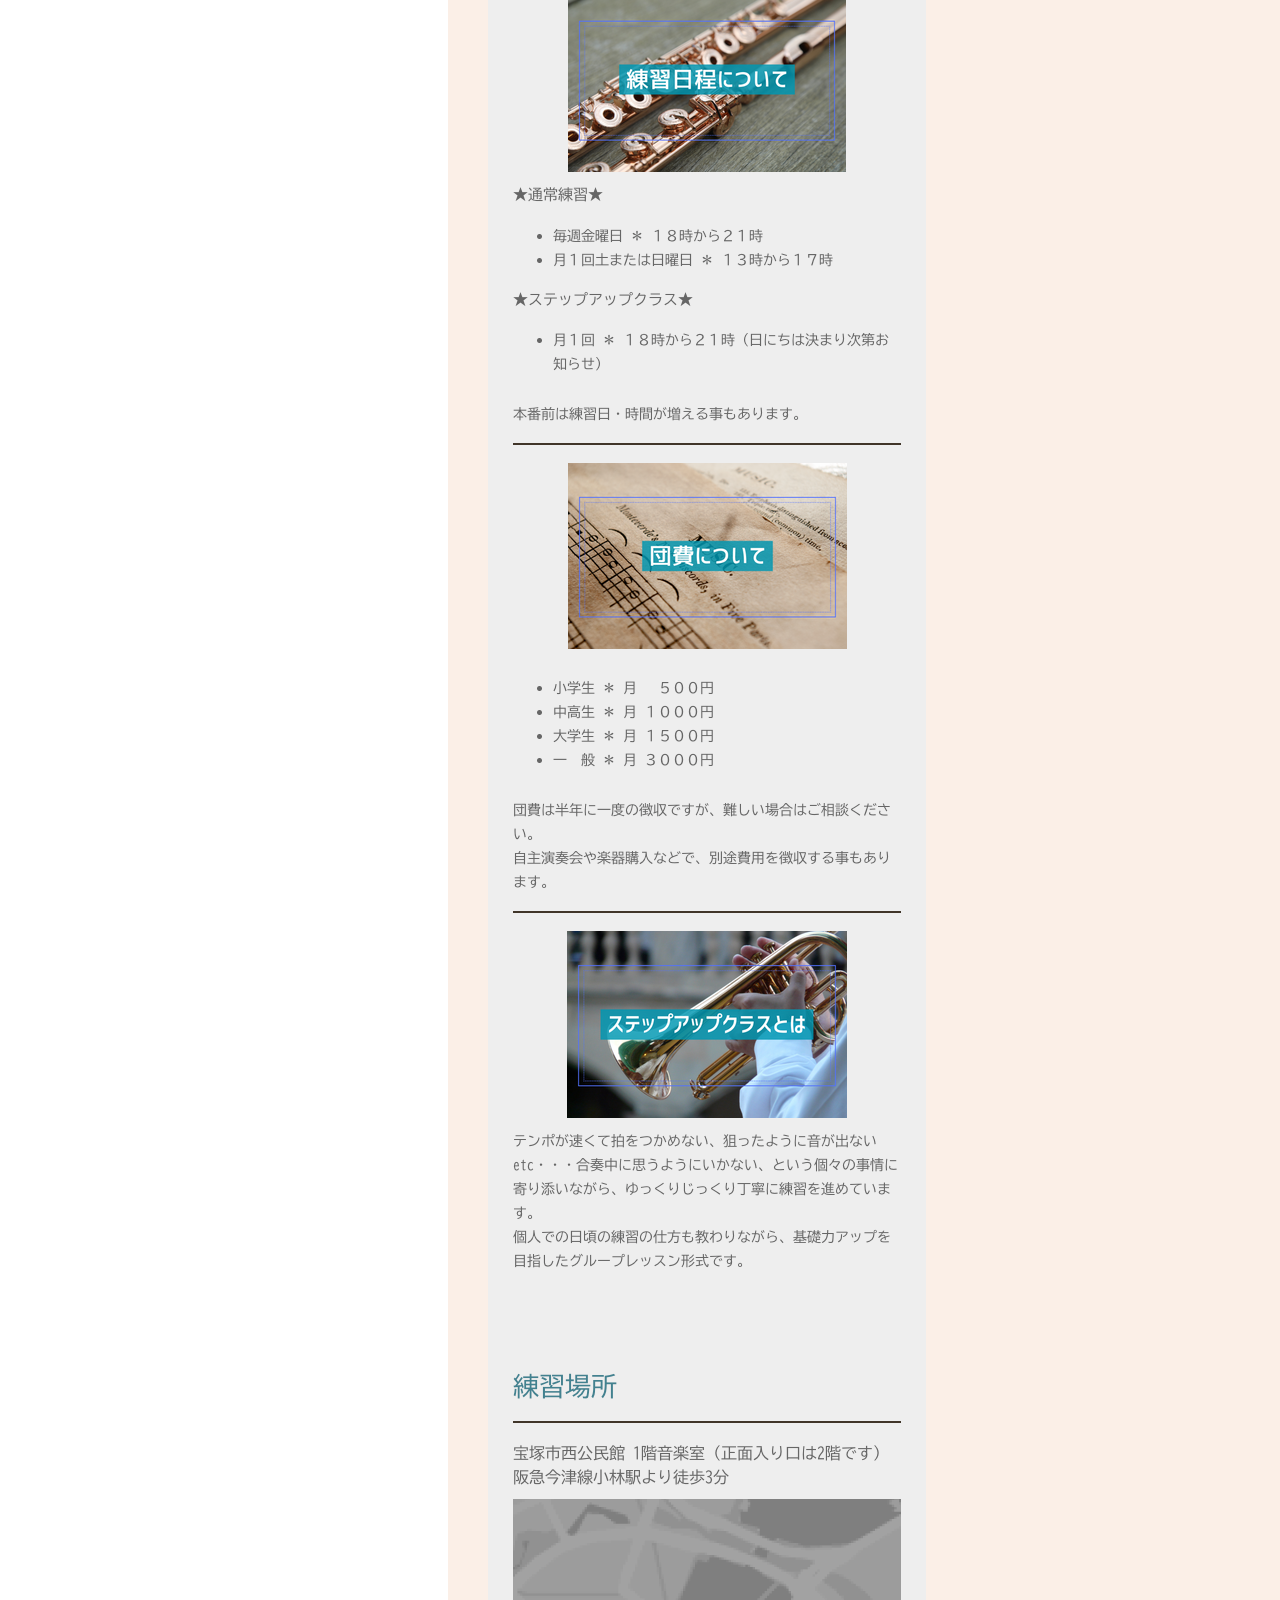
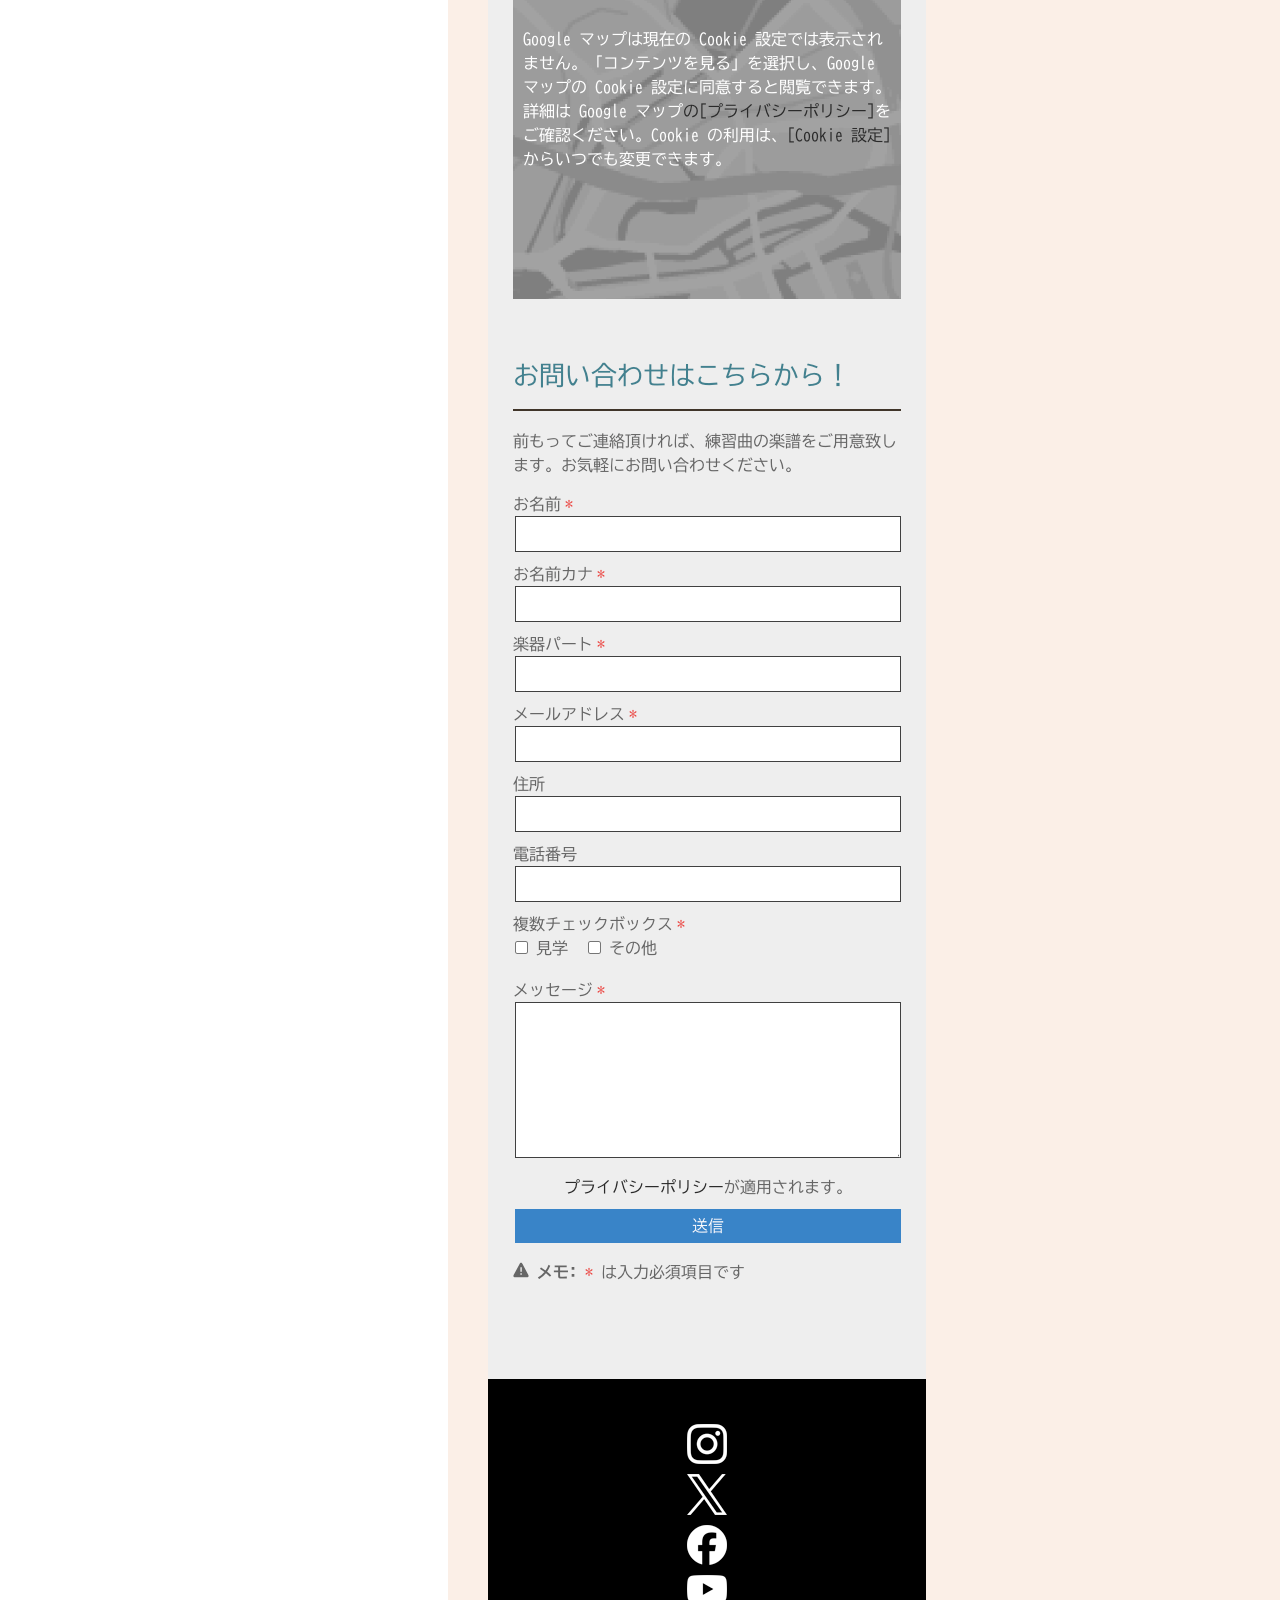
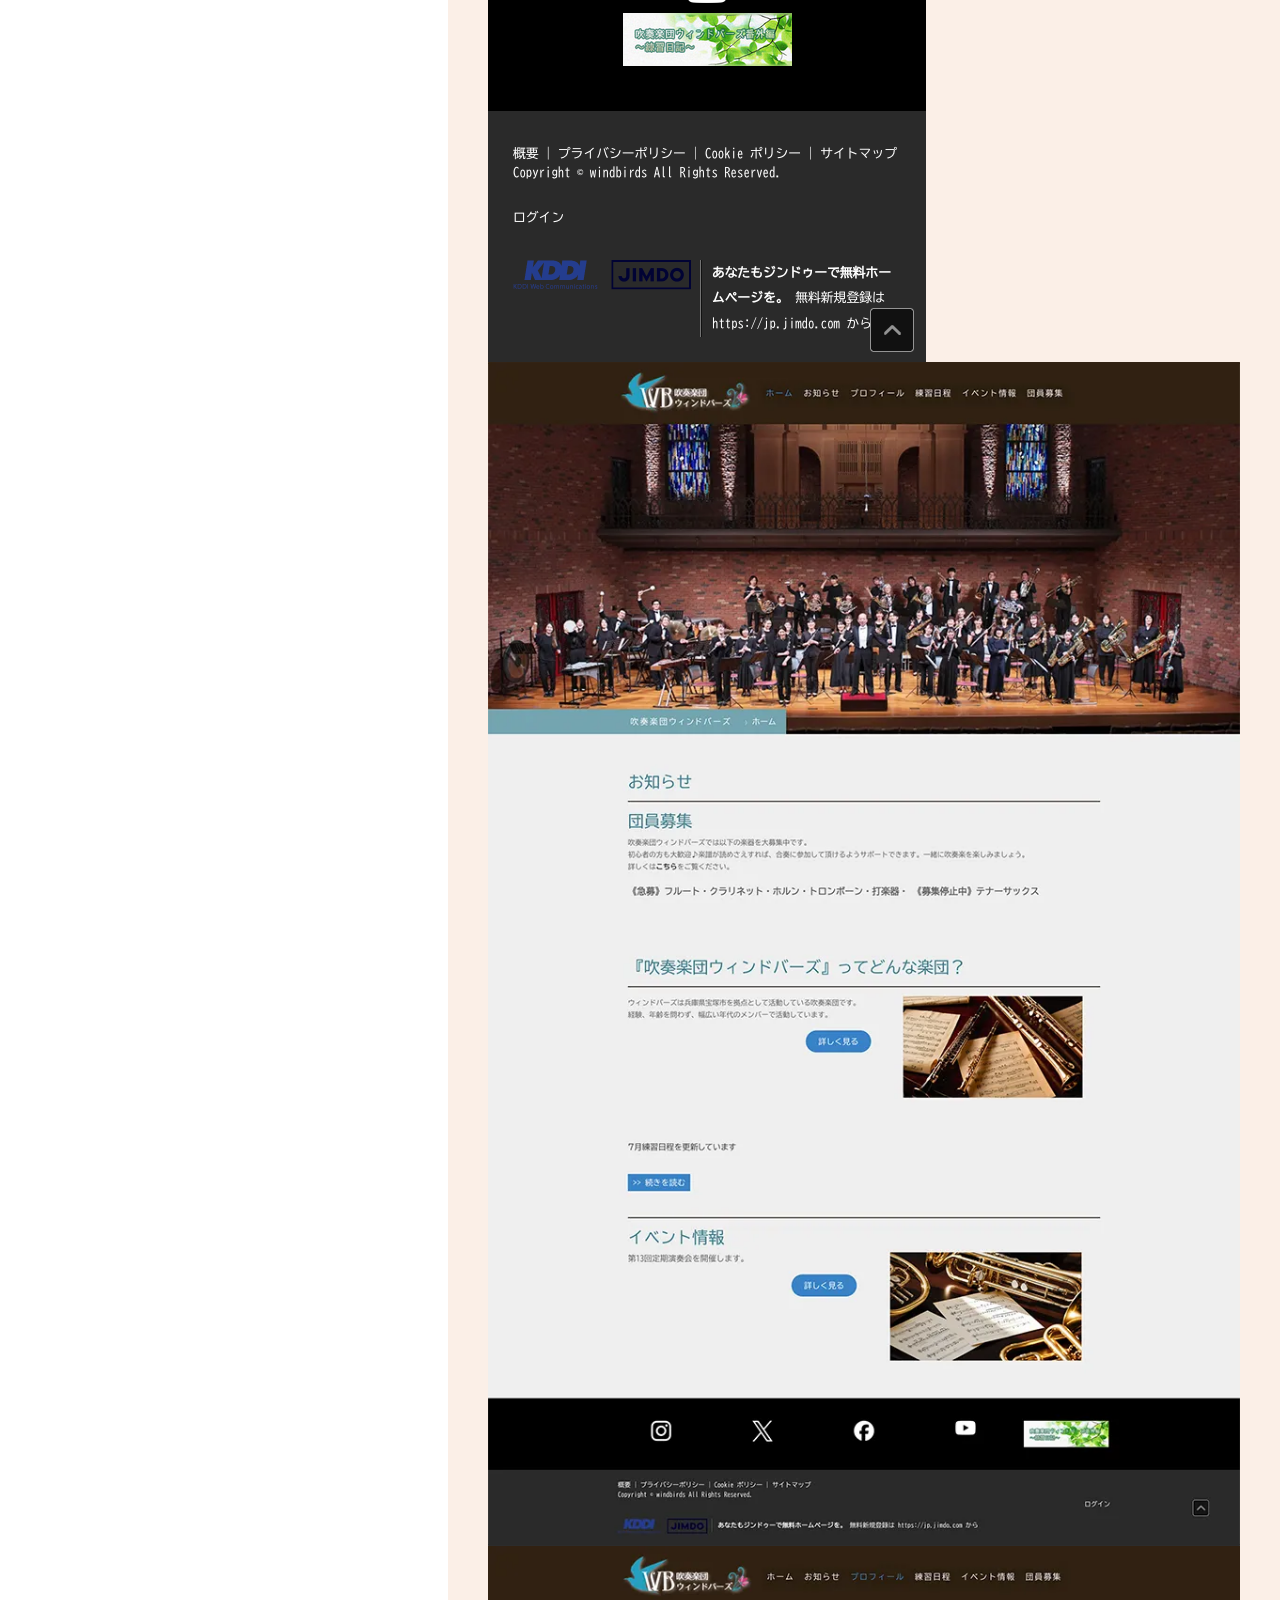
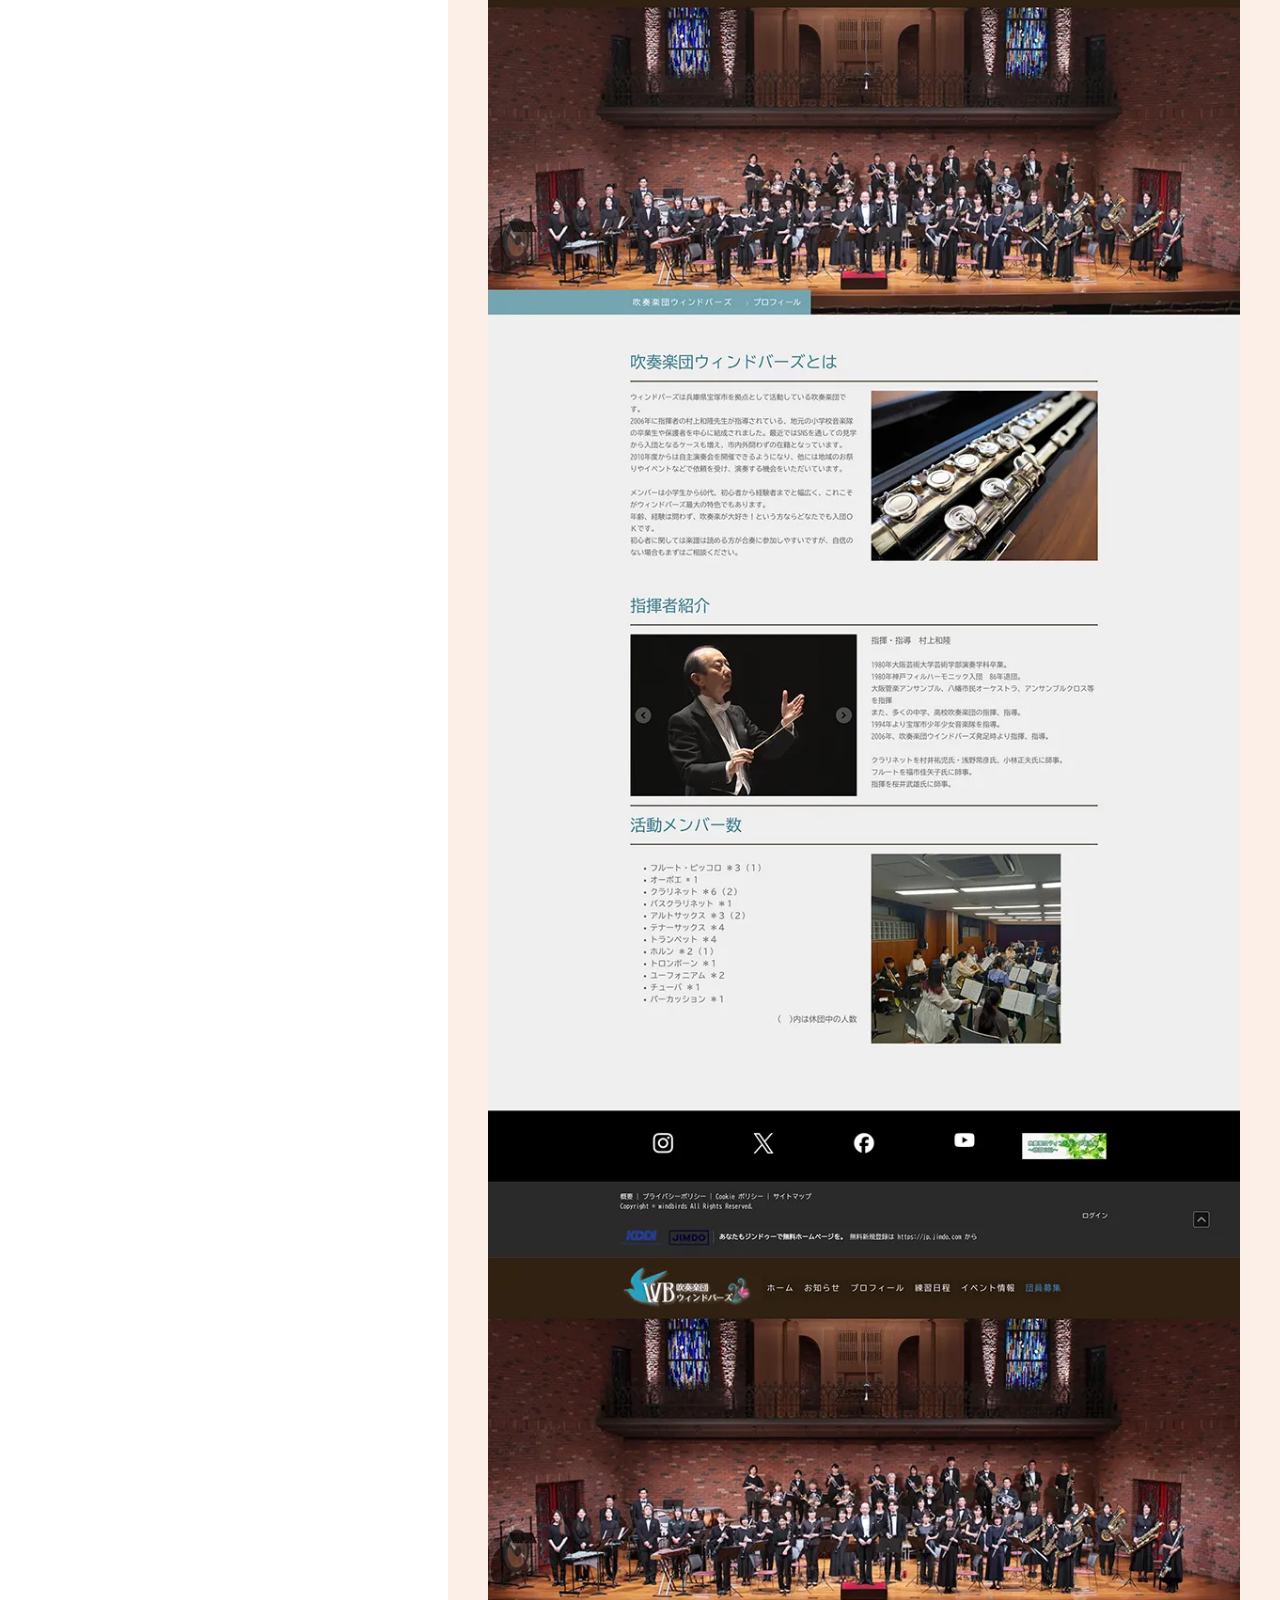
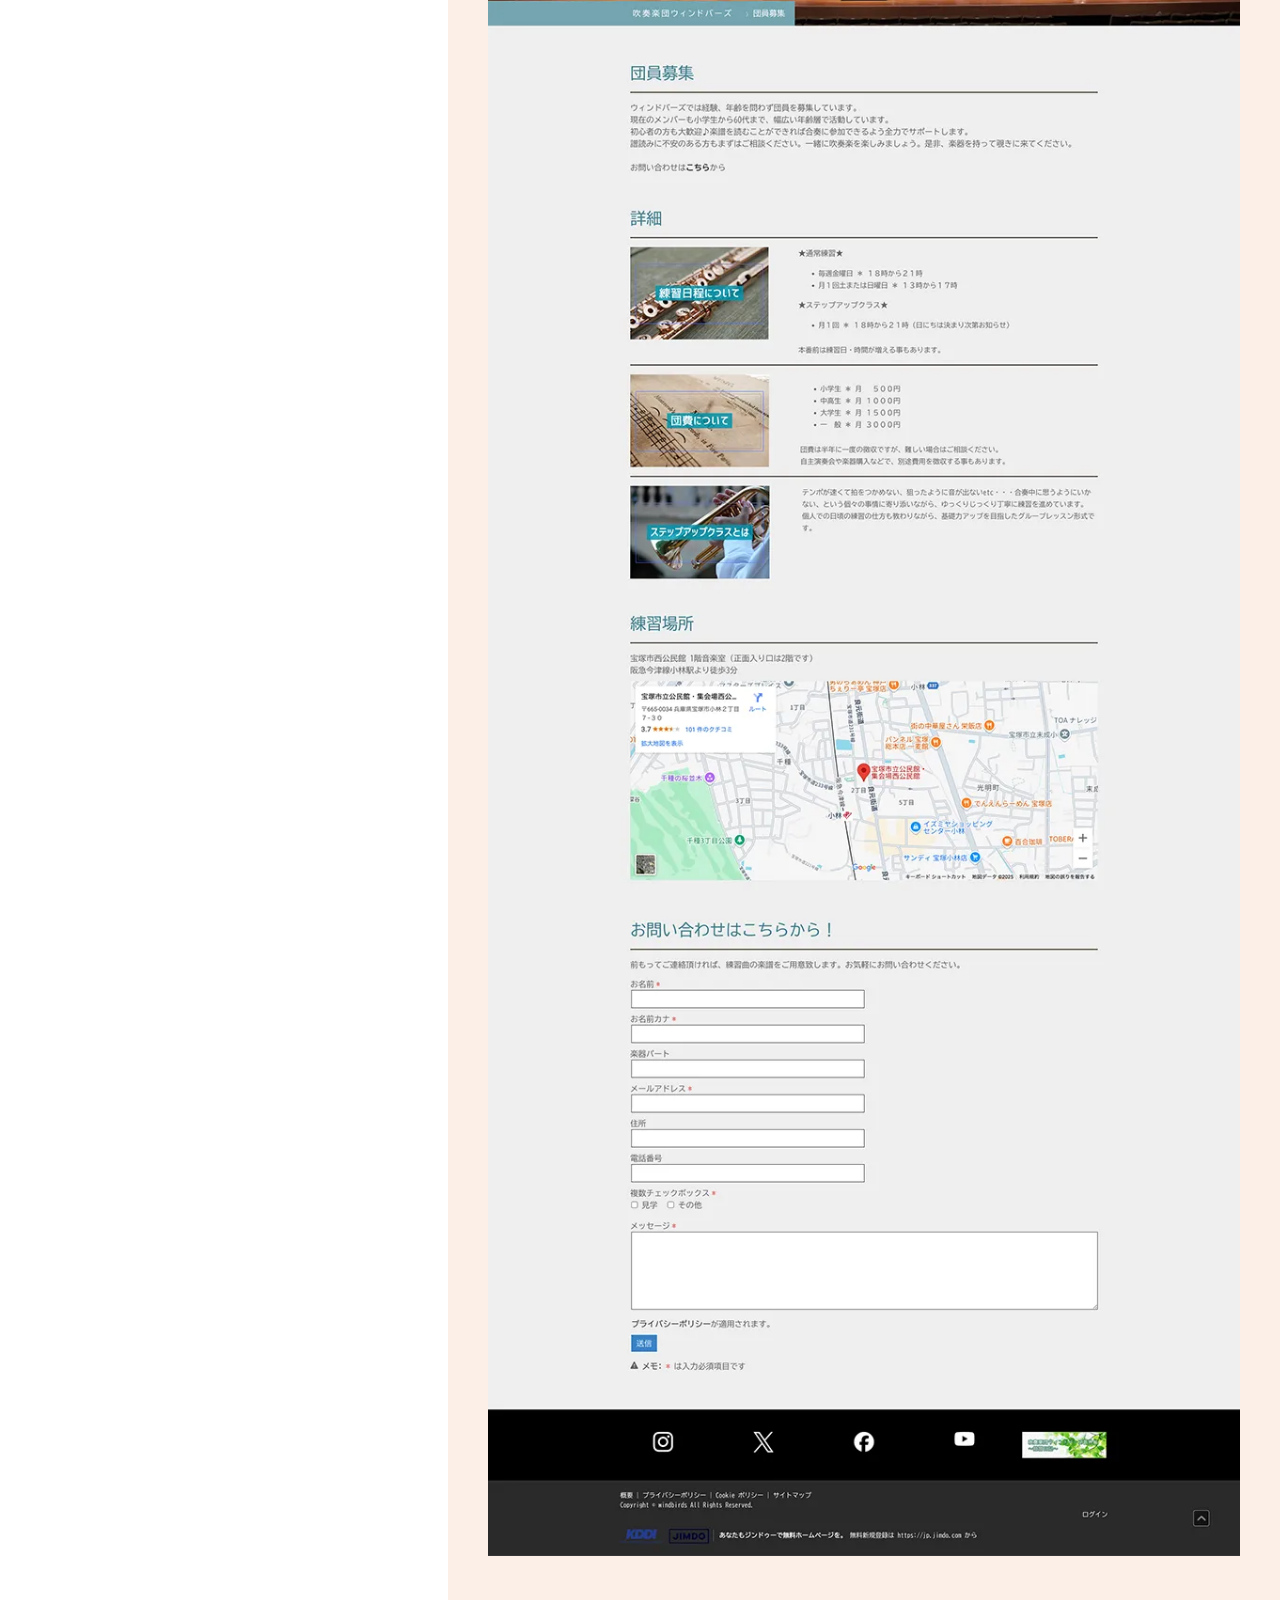
<file: brassband.html>
<!DOCTYPE html>
<html>
  <head>
    <meta charset="utf-8" />
    <meta
      name="viewport"
      content="width=device-width, initial-scale=1.0, maximum-scale=1.0, minimum-scale=1.0"
    />
    <title>Design TOMARIGI</title>
    <link rel="preconnect" href="https://fonts.gstatic.com" />
    <link
      href="https://fonts.googleapis.com/css2?family=Montserrat:wght@400;700&display=swap"
      rel="stylesheet"
    />
    <link
      href="https://fonts.googleapis.com/css?family=Material+Icons+Outlined"
      rel="stylesheet"
    />
    <link href="css/ress.css" media="all" rel="stylesheet" type="text/css" />
    <link href="css/style.css" media="all" rel="stylesheet" type="text/css" />
  </head>

  <body>
    <div class="wrapper">
      <!-- header -->
      <header class="header">
        <div class="container">
          <h1 class="header-logo">
            <a href="index.html">Design TOMARIGI</a>
          </h1>
          <!-- ハンバーガーボタン -->
          <button class="hamburger" aria-label="メニューを開く">
            <span></span>
            <span></span>
            <span></span>
          </button>
          <nav class="gnav">
            <ul class="gnav-list">
              <li class="gnav-item"><a href="index.html#works">WORKS</a></li>
              <li class="gnav-item"><a href="index.html#skill">SKILL</a></li>
              <li class="gnav-item"><a href="index.html#about">ABOUT</a></li>
              <li class="gnav-item">
                <a href="index.html#contact">CONTACT</a>
              </li>
            </ul>
          </nav>
        </div>
      </header>
      <!-- /header -->
      <!-- main -->
      <main class="works-detail">
        <div class="works-container">
          <div class="works-sidebar">
            <h3>制作したもの</h3>
            <h3>URL</h3>
            <p>
              <a href="https://windbirds.jimdofree.com/" target="_blank" rel="noopener noreferrer">https://windbirds.jimdofree.com/</a>
            </p>
            <h3>担当</h3>
            <p>構成／デザイン／構築／運用設計</p>
            <h3>サイトの目的</h3>
            <p>自分が所属している地域の吹奏楽団のために、団員が誰でも情報発信や問い合わせ受付ができるサイトを制作しました。</p>
            <h3>使用技術</h3>
            <p>Jimdo（ノーコードWeb作成サービス）</p>
            <h3>デザインについて</h3>
            <p>幅広い年代の団員や見学者が使いやすいよう、操作のしやすさとわかりやすさを重視しました。
更新のしやすさを考慮し、直感的に使えるジンドゥーを採用しています。</p>
          </div>
<div class="works-gallery">
  <div class="view-switch">
    <a href="#view-pc" class="btn-switch">PC版を表示</a>
    <a href="#view-sp" class="btn-switch">スマホ版を表示</a>
  </div>

  <div id="view-sp" class="works-img-content">
    <img src="img/hp/brassband/brassband-sp.png" alt="スマホ版" class="sp-img">
    <img src="img/hp/brassband/brassband2-sp.png" alt="スマホ版" class="sp-img">
    <img src="img/hp/brassband/brassband5-sp.png" alt="スマホ版" class="sp-img">
  </div>

  <div id="view-pc" class="works-img-content">
    <img src="img/hp/brassband/brassband.webp" alt="PC版">
    <img src="img/hp/brassband/brassband2.webp" alt="PC版">
    <img src="img/hp/brassband/brassband5.webp" alt="PC版">
  </div>

  <div class="home-link">
    <a href="index.html#works">Works一覧へ</a>
  </div>
        </div>
      </main>
      <!-- /main -->
    </div>
    <div class="page-top" id="js-page-top">
          <span class="material-icons-outlined">expand_less</span>
        </div>
      <!-- footer -->
      <footer class="footer">
        <div class="copyright">&copy;Design TOMARIGI</div>
      </footer>
      <!-- /footer -->
    </div>
    <script src="https://ajax.googleapis.com/ajax/libs/jquery/3.6.0/jquery.min.js"></script>
    <script type="text/javascript" src="js/script.js"></script>
    <script>
      document.addEventListener("DOMContentLoaded", function () {
        const hamburger = document.querySelector(".hamburger");
        const gnav = document.querySelector(".gnav");

        // 開閉処理
        hamburger.addEventListener("click", function (e) {
          hamburger.classList.toggle("active");
          gnav.classList.toggle("open");
          e.stopPropagation(); // 自分でクリックした時は閉じない
        });

        // メニュー内クリックで閉じる
        gnav.addEventListener("click", function (e) {
          e.stopPropagation(); // メニュー内のクリックは無視
        });

        // 外をクリックしたら閉じる
        document.addEventListener("click", function () {
          hamburger.classList.remove("active");
          gnav.classList.remove("open");
        });
      });
    </script>
  </body>
</html>
</file>
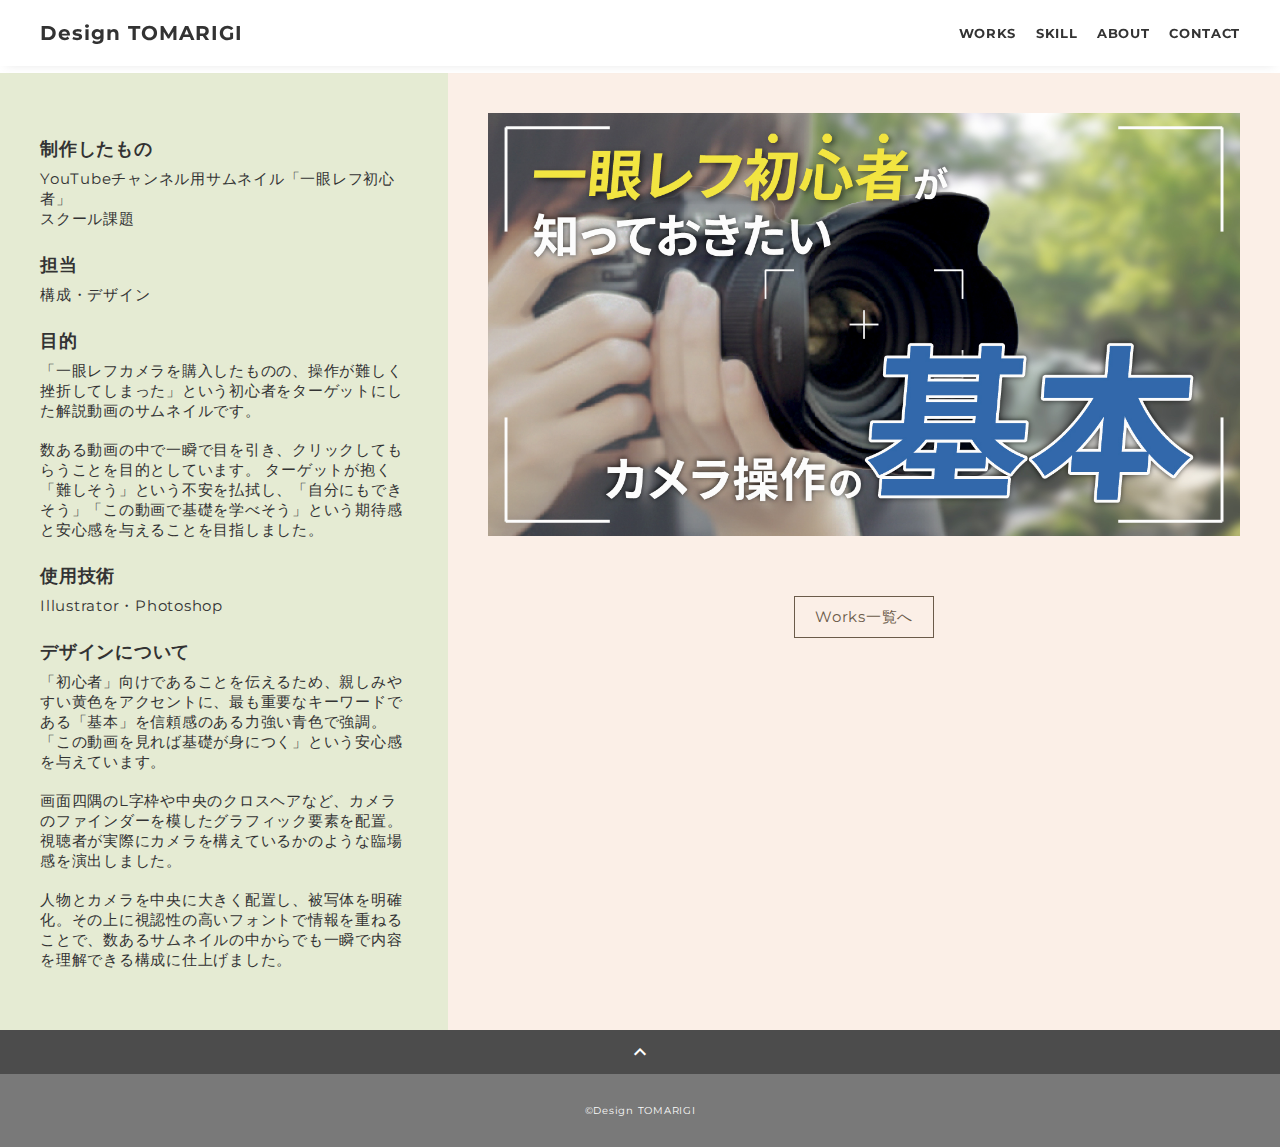
<file: camera.html>
<!DOCTYPE html>
<html>
  <head>
    <meta charset="utf-8" />
    <meta
      name="viewport"
      content="width=device-width, initial-scale=1.0, maximum-scale=1.0, minimum-scale=1.0"
    />
    <title>Design TOMARIGI</title>
    <link rel="preconnect" href="https://fonts.gstatic.com" />
    <link
      href="https://fonts.googleapis.com/css2?family=Montserrat:wght@400;700&display=swap"
      rel="stylesheet"
    />
    <link
      href="https://fonts.googleapis.com/css?family=Material+Icons+Outlined"
      rel="stylesheet"
    />
    <link href="css/ress.css" media="all" rel="stylesheet" type="text/css" />
    <link href="css/style.css" media="all" rel="stylesheet" type="text/css" />
  </head>

  <body>
    <div class="wrapper">
      <!-- header -->
      <header class="header">
        <div class="container">
          <h1 class="header-logo">
            <a href="index.html">Design TOMARIGI</a>
          </h1>
          <!-- ハンバーガーボタン -->
          <button class="hamburger" aria-label="メニューを開く">
            <span></span>
            <span></span>
            <span></span>
          </button>
          <nav class="gnav">
            <ul class="gnav-list">
              <li class="gnav-item"><a href="index.html#works">WORKS</a></li>
              <li class="gnav-item"><a href="index.html#skill">SKILL</a></li>
              <li class="gnav-item"><a href="index.html#about">ABOUT</a></li>
              <li class="gnav-item">
                <a href="index.html#contact">CONTACT</a>
              </li>
            </ul>
          </nav>
        </div>
      </header>
      <!-- /header -->
      <!-- main -->
      <main class="works-detail">
        <div class="works-container">
          <div class="works-sidebar">
            <h3>制作したもの</h3>
            <p>YouTubeチャンネル用サムネイル「一眼レフ初心者」<br>スクール課題</p>
            <!-- <h3>URL</h3>
            <p>
              <a href="" target="_blank" rel="noopener"
                >ここにURLを入れてください。</a
              > -->
            </p>
            <h3>担当</h3>
            <p>構成・デザイン</p>
            <h3>目的</h3>
            <p>「一眼レフカメラを購入したものの、操作が難しく挫折してしまった」という初心者をターゲットにした解説動画のサムネイルです。<br>
                <br>数ある動画の中で一瞬で目を引き、クリックしてもらうことを目的としています。
                ターゲットが抱く「難しそう」という不安を払拭し、「自分にもできそう」「この動画で基礎を学べそう」という期待感と安心感を与えることを目指しました。
                </p>
            <h3>使用技術</h3>
            <p>Illustrator・Photoshop</p>
            <h3>デザインについて</h3>
            <p>「初心者」向けであることを伝えるため、親しみやすい黄色をアクセントに、最も重要なキーワードである「基本」を信頼感のある力強い青色で強調。「この動画を見れば基礎が身につく」という安心感を与えています。
                <br><br>画面四隅のL字枠や中央のクロスヘアなど、カメラのファインダーを模したグラフィック要素を配置。視聴者が実際にカメラを構えているかのような臨場感を演出しました。
                <br><br>人物とカメラを中央に大きく配置し、被写体を明確化。その上に視認性の高いフォントで情報を重ねることで、数あるサムネイルの中からでも一瞬で内容を理解できる構成に仕上げました。</p>
          </div>
          <div class="works-gallery">
            <!-- <div class="gallery-grid"> -->
                <img
                  src="img/thumbnail/sample-thumbnail/camera.jpg"
                  alt="一眼レフ初心者YouTubeサムネイル"
                />
            <!-- </div> -->
              <div class="home-link">
              <a href="index.html#works">Works一覧へ</a>
              </div>
          </div>
          </div>
        </div>
      </main>
      <!-- /main -->
    </div>
    <div class="page-top" id="js-page-top">
          <span class="material-icons-outlined">expand_less</span>
        </div>
      <!-- footer -->
      <footer class="footer">
        <div class="copyright">&copy;Design TOMARIGI</div>
      </footer>
      <!-- /footer -->
    </div>
    <script src="https://ajax.googleapis.com/ajax/libs/jquery/3.6.0/jquery.min.js"></script>
    <script type="text/javascript" src="js/script.js"></script>
    <script>
      document.addEventListener("DOMContentLoaded", function () {
        const hamburger = document.querySelector(".hamburger");
        const gnav = document.querySelector(".gnav");

        // 開閉処理
        hamburger.addEventListener("click", function (e) {
          hamburger.classList.toggle("active");
          gnav.classList.toggle("open");
          e.stopPropagation(); // 自分でクリックした時は閉じない
        });

        // メニュー内クリックで閉じる
        gnav.addEventListener("click", function (e) {
          e.stopPropagation(); // メニュー内のクリックは無視
        });

        // 外をクリックしたら閉じる
        document.addEventListener("click", function () {
          hamburger.classList.remove("active");
          gnav.classList.remove("open");
        });
      });
    </script>
  </body>
</html>
</file>
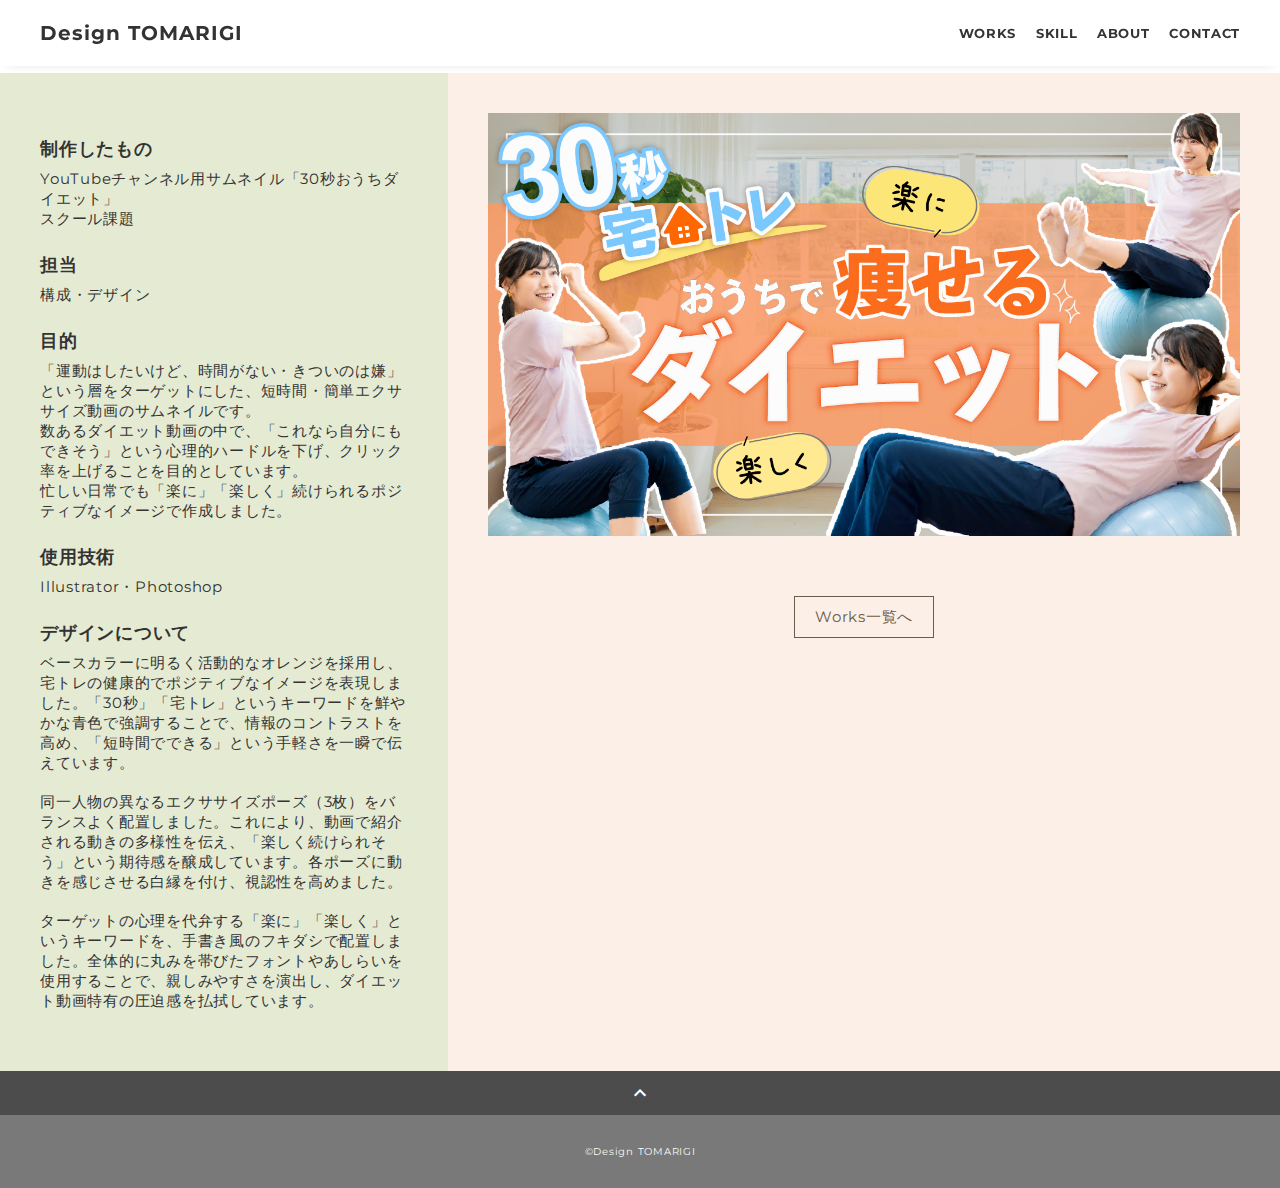
<file: diet.html>
<!DOCTYPE html>
<html>
  <head>
    <meta charset="utf-8" />
    <meta
      name="viewport"
      content="width=device-width, initial-scale=1.0, maximum-scale=1.0, minimum-scale=1.0"
    />
    <title>Design TOMARIGI</title>
    <link rel="preconnect" href="https://fonts.gstatic.com" />
    <link
      href="https://fonts.googleapis.com/css2?family=Montserrat:wght@400;700&display=swap"
      rel="stylesheet"
    />
    <link
      href="https://fonts.googleapis.com/css?family=Material+Icons+Outlined"
      rel="stylesheet"
    />
    <link href="css/ress.css" media="all" rel="stylesheet" type="text/css" />
    <link href="css/style.css" media="all" rel="stylesheet" type="text/css" />
  </head>

  <body>
    <div class="wrapper">
      <!-- header -->
      <header class="header">
        <div class="container">
          <h1 class="header-logo">
            <a href="index.html">Design TOMARIGI</a>
          </h1>
          <!-- ハンバーガーボタン -->
          <button class="hamburger" aria-label="メニューを開く">
            <span></span>
            <span></span>
            <span></span>
          </button>
          <nav class="gnav">
            <ul class="gnav-list">
              <li class="gnav-item"><a href="index.html#works">WORKS</a></li>
              <li class="gnav-item"><a href="index.html#skill">SKILL</a></li>
              <li class="gnav-item"><a href="index.html#about">ABOUT</a></li>
              <li class="gnav-item">
                <a href="index.html#contact">CONTACT</a>
              </li>
            </ul>
          </nav>
        </div>
      </header>
      <!-- /header -->
      <!-- main -->
      <main class="works-detail">
        <div class="works-container">
          <div class="works-sidebar">
            <h3>制作したもの</h3>
            <p>YouTubeチャンネル用サムネイル「30秒おうちダイエット」<br>スクール課題</p>
            <!-- <h3>URL</h3>
            <p>
              <a href="" target="_blank" rel="noopener"
                >ここにURLを入れてください。</a
              > -->
            </p>
            <h3>担当</h3>
            <p>構成・デザイン</p>
            <h3>目的</h3>
            <p>「運動はしたいけど、時間がない・きついのは嫌」という層をターゲットにした、短時間・簡単エクササイズ動画のサムネイルです。<br>
                数あるダイエット動画の中で、「これなら自分にもできそう」という心理的ハードルを下げ、クリック率を上げることを目的としています。<br>
                忙しい日常でも「楽に」「楽しく」続けられるポジティブなイメージで作成しました。</p>
            <h3>使用技術</h3>
            <p>Illustrator・Photoshop</p>
            <h3>デザインについて</h3>
            <p>ベースカラーに明るく活動的なオレンジを採用し、宅トレの健康的でポジティブなイメージを表現しました。「30秒」「宅トレ」というキーワードを鮮やかな青色で強調することで、情報のコントラストを高め、「短時間でできる」という手軽さを一瞬で伝えています。
                <br><br>同一人物の異なるエクササイズポーズ（3枚）をバランスよく配置しました。これにより、動画で紹介される動きの多様性を伝え、「楽しく続けられそう」という期待感を醸成しています。各ポーズに動きを感じさせる白縁を付け、視認性を高めました。
                <br><br>ターゲットの心理を代弁する「楽に」「楽しく」というキーワードを、手書き風のフキダシで配置しました。全体的に丸みを帯びたフォントやあしらいを使用することで、親しみやすさを演出し、ダイエット動画特有の圧迫感を払拭しています。</p>
          </div>
          <div class="works-gallery">
            <!-- <div class="gallery-grid"> -->
                <img
                  src="img/thumbnail/sample-thumbnail/diet.jpg"
                  alt="30秒おうちダイエットYouTubeサムネイル"
                />
            <!-- </div> -->
              <div class="home-link">
              <a href="index.html#works">Works一覧へ</a>
              </div>
          </div>
          </div>
        </div>
      </main>
      <!-- /main -->
    </div>
    <div class="page-top" id="js-page-top">
          <span class="material-icons-outlined">expand_less</span>
        </div>
      <!-- footer -->
      <footer class="footer">
        <div class="copyright">&copy;Design TOMARIGI</div>
      </footer>
      <!-- /footer -->
    </div>
    <script src="https://ajax.googleapis.com/ajax/libs/jquery/3.6.0/jquery.min.js"></script>
    <script type="text/javascript" src="js/script.js"></script>
    <script>
      document.addEventListener("DOMContentLoaded", function () {
        const hamburger = document.querySelector(".hamburger");
        const gnav = document.querySelector(".gnav");

        // 開閉処理
        hamburger.addEventListener("click", function (e) {
          hamburger.classList.toggle("active");
          gnav.classList.toggle("open");
          e.stopPropagation(); // 自分でクリックした時は閉じない
        });

        // メニュー内クリックで閉じる
        gnav.addEventListener("click", function (e) {
          e.stopPropagation(); // メニュー内のクリックは無視
        });

        // 外をクリックしたら閉じる
        document.addEventListener("click", function () {
          hamburger.classList.remove("active");
          gnav.classList.remove("open");
        });
      });
    </script>
  </body>
</html>
</file>
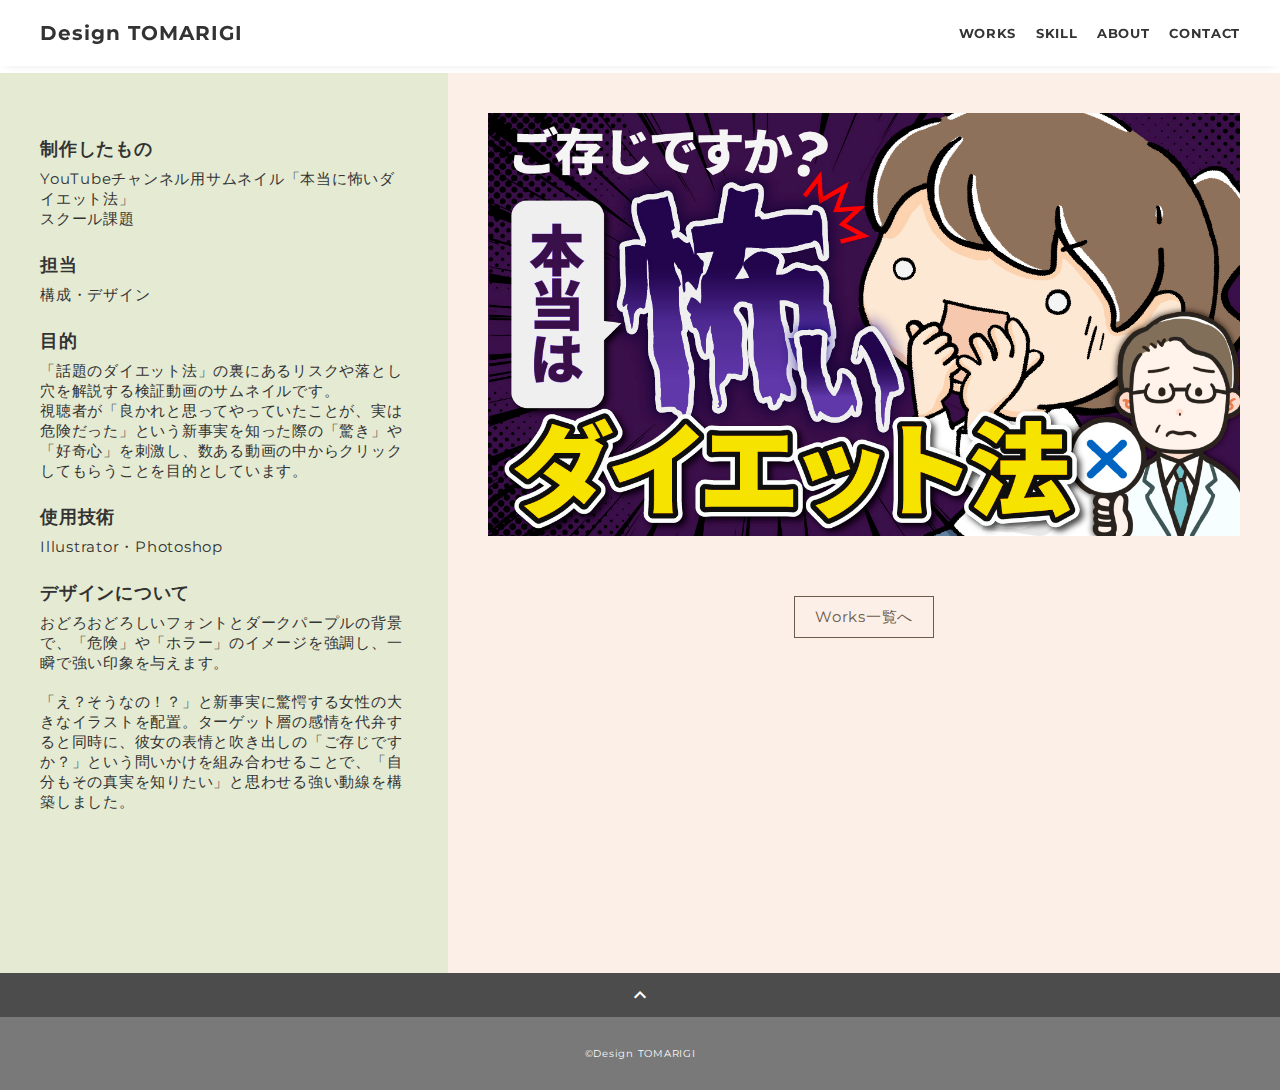
<file: diet2.html>
<!DOCTYPE html>
<html>
  <head>
    <meta charset="utf-8" />
    <meta
      name="viewport"
      content="width=device-width, initial-scale=1.0, maximum-scale=1.0, minimum-scale=1.0"
    />
    <title>Design TOMARIGI</title>
    <link rel="preconnect" href="https://fonts.gstatic.com" />
    <link
      href="https://fonts.googleapis.com/css2?family=Montserrat:wght@400;700&display=swap"
      rel="stylesheet"
    />
    <link
      href="https://fonts.googleapis.com/css?family=Material+Icons+Outlined"
      rel="stylesheet"
    />
    <link href="css/ress.css" media="all" rel="stylesheet" type="text/css" />
    <link href="css/style.css" media="all" rel="stylesheet" type="text/css" />
  </head>

  <body>
    <div class="wrapper">
      <!-- header -->
      <header class="header">
        <div class="container">
          <h1 class="header-logo">
            <a href="index.html">Design TOMARIGI</a>
          </h1>
          <!-- ハンバーガーボタン -->
          <button class="hamburger" aria-label="メニューを開く">
            <span></span>
            <span></span>
            <span></span>
          </button>
          <nav class="gnav">
            <ul class="gnav-list">
              <li class="gnav-item"><a href="index.html#works">WORKS</a></li>
              <li class="gnav-item"><a href="index.html#skill">SKILL</a></li>
              <li class="gnav-item"><a href="index.html#about">ABOUT</a></li>
              <li class="gnav-item">
                <a href="index.html#contact">CONTACT</a>
              </li>
            </ul>
          </nav>
        </div>
      </header>
      <!-- /header -->
      <!-- main -->
      <main class="works-detail">
        <div class="works-container">
          <div class="works-sidebar">
            <h3>制作したもの</h3>
            <p>YouTubeチャンネル用サムネイル「本当に怖いダイエット法」<br>スクール課題</p>
            <!-- <h3>URL</h3>
            <p>
              <a href="" target="_blank" rel="noopener"
                >ここにURLを入れてください。</a
              > -->
            </p>
            <h3>担当</h3>
            <p>構成・デザイン</p>
            <h3>目的</h3>
            <p>「話題のダイエット法」の裏にあるリスクや落とし穴を解説する検証動画のサムネイルです。<br>
                視聴者が「良かれと思ってやっていたことが、実は危険だった」という新事実を知った際の「驚き」や「好奇心」を刺激し、数ある動画の中からクリックしてもらうことを目的としています。</p>
            <h3>使用技術</h3>
            <p>Illustrator・Photoshop</p>
            <h3>デザインについて</h3>
            <p>おどろおどろしいフォントとダークパープルの背景で、「危険」や「ホラー」のイメージを強調し、一瞬で強い印象を与えます。
            <br><br>「え？そうなの！？」と新事実に驚愕する女性の大きなイラストを配置。ターゲット層の感情を代弁すると同時に、彼女の表情と吹き出しの「ご存じですか？」という問いかけを組み合わせることで、「自分もその真実を知りたい」と思わせる強い動線を構築しました。
</p>
          </div>
          <div class="works-gallery">
            <!-- <div class="gallery-grid"> -->
                <img
                  src="img/thumbnail/sample-thumbnail/diet2.jpg"
                  alt="本当に怖いダイエット法YouTubeサムネイル"
                />
            <!-- </div> -->
              <div class="home-link">
              <a href="index.html#works">Works一覧へ</a>
              </div>
          </div>
          </div>
        </div>
      </main>
      <!-- /main -->
    </div>
    <div class="page-top" id="js-page-top">
          <span class="material-icons-outlined">expand_less</span>
        </div>
      <!-- footer -->
      <footer class="footer">
        <div class="copyright">&copy;Design TOMARIGI</div>
      </footer>
      <!-- /footer -->
    </div>
    <script src="https://ajax.googleapis.com/ajax/libs/jquery/3.6.0/jquery.min.js"></script>
    <script type="text/javascript" src="js/script.js"></script>
    <script>
      document.addEventListener("DOMContentLoaded", function () {
        const hamburger = document.querySelector(".hamburger");
        const gnav = document.querySelector(".gnav");

        // 開閉処理
        hamburger.addEventListener("click", function (e) {
          hamburger.classList.toggle("active");
          gnav.classList.toggle("open");
          e.stopPropagation(); // 自分でクリックした時は閉じない
        });

        // メニュー内クリックで閉じる
        gnav.addEventListener("click", function (e) {
          e.stopPropagation(); // メニュー内のクリックは無視
        });

        // 外をクリックしたら閉じる
        document.addEventListener("click", function () {
          hamburger.classList.remove("active");
          gnav.classList.remove("open");
        });
      });
    </script>
  </body>
</html>
</file>
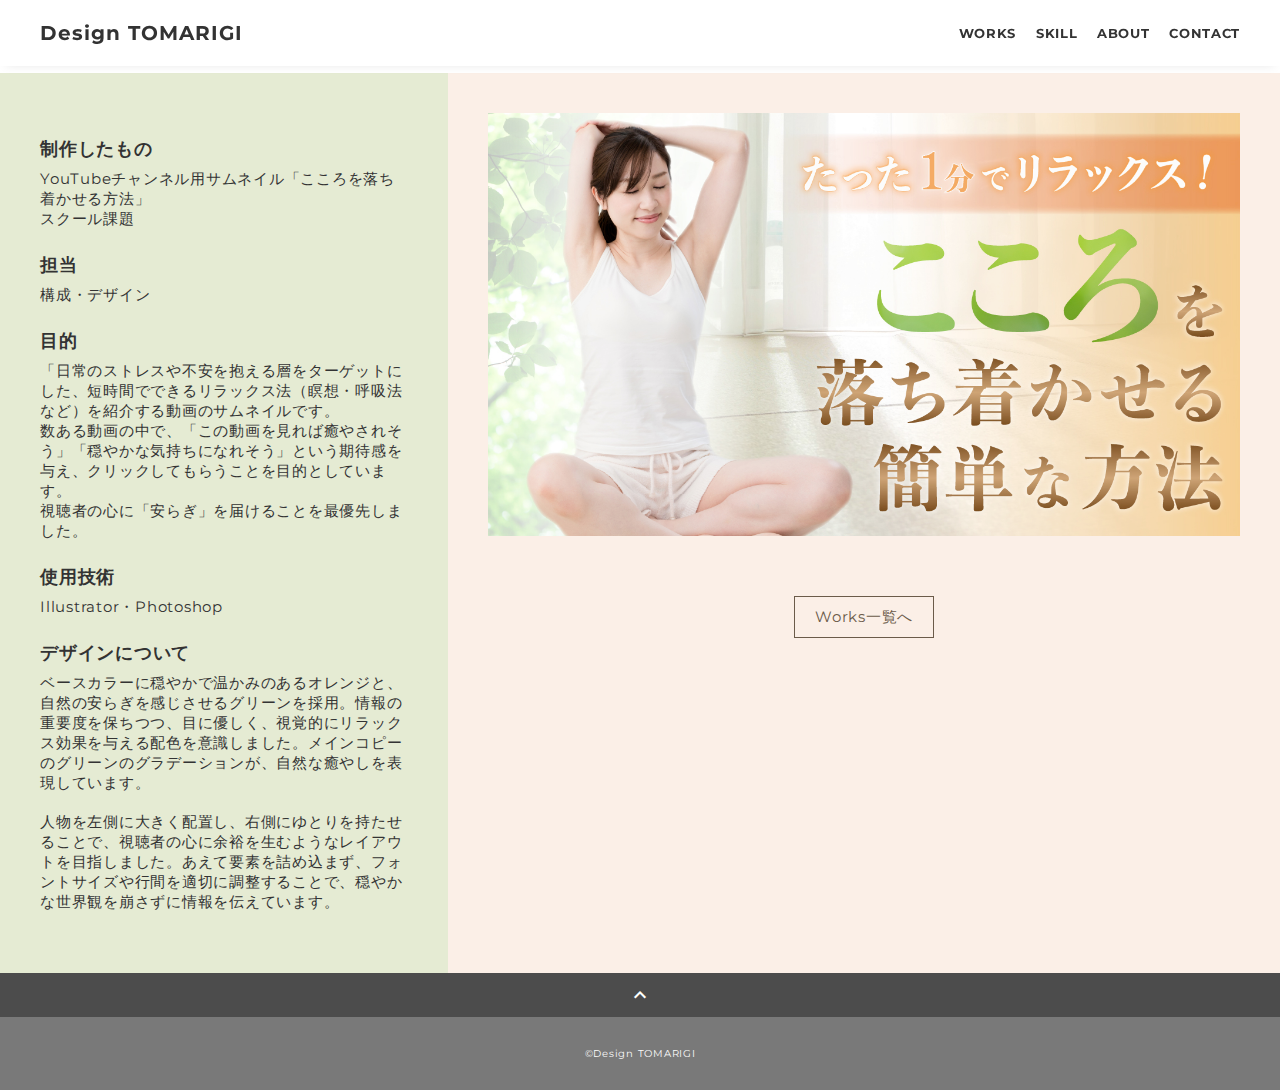
<file: healing.html>
<!DOCTYPE html>
<html>
  <head>
    <meta charset="utf-8" />
    <meta
      name="viewport"
      content="width=device-width, initial-scale=1.0, maximum-scale=1.0, minimum-scale=1.0"
    />
    <title>Design TOMARIGI</title>
    <link rel="preconnect" href="https://fonts.gstatic.com" />
    <link
      href="https://fonts.googleapis.com/css2?family=Montserrat:wght@400;700&display=swap"
      rel="stylesheet"
    />
    <link
      href="https://fonts.googleapis.com/css?family=Material+Icons+Outlined"
      rel="stylesheet"
    />
    <link href="css/ress.css" media="all" rel="stylesheet" type="text/css" />
    <link href="css/style.css" media="all" rel="stylesheet" type="text/css" />
  </head>

  <body>
    <div class="wrapper">
      <!-- header -->
      <header class="header">
        <div class="container">
          <h1 class="header-logo">
            <a href="index.html">Design TOMARIGI</a>
          </h1>
          <!-- ハンバーガーボタン -->
          <button class="hamburger" aria-label="メニューを開く">
            <span></span>
            <span></span>
            <span></span>
          </button>
          <nav class="gnav">
            <ul class="gnav-list">
              <li class="gnav-item"><a href="index.html#works">WORKS</a></li>
              <li class="gnav-item"><a href="index.html#skill">SKILL</a></li>
              <li class="gnav-item"><a href="index.html#about">ABOUT</a></li>
              <li class="gnav-item">
                <a href="index.html#contact">CONTACT</a>
              </li>
            </ul>
          </nav>
        </div>
      </header>
      <!-- /header -->
      <!-- main -->
      <main class="works-detail">
        <div class="works-container">
          <div class="works-sidebar">
            <h3>制作したもの</h3>
            <p>YouTubeチャンネル用サムネイル「こころを落ち着かせる方法」<br>スクール課題</p>
            <!-- <h3>URL</h3>
            <p>
              <a href="" target="_blank" rel="noopener"
                >ここにURLを入れてください。</a
              > -->
            </p>
            <h3>担当</h3>
            <p>構成・デザイン</p>
            <h3>目的</h3>
            <p>「日常のストレスや不安を抱える層をターゲットにした、短時間でできるリラックス法（瞑想・呼吸法など）を紹介する動画のサムネイルです。<br>
                数ある動画の中で、「この動画を見れば癒やされそう」「穏やかな気持ちになれそう」という期待感を与え、クリックしてもらうことを目的としています。<br>
                視聴者の心に「安らぎ」を届けることを最優先しました。</p>
            <h3>使用技術</h3>
            <p>Illustrator・Photoshop</p>
            <h3>デザインについて</h3>
            <p>ベースカラーに穏やかで温かみのあるオレンジと、自然の安らぎを感じさせるグリーンを採用。情報の重要度を保ちつつ、目に優しく、視覚的にリラックス効果を与える配色を意識しました。メインコピーのグリーンのグラデーションが、自然な癒やしを表現しています。
                <br><br>人物を左側に大きく配置し、右側にゆとりを持たせることで、視聴者の心に余裕を生むようなレイアウトを目指しました。あえて要素を詰め込まず、フォントサイズや行間を適切に調整することで、穏やかな世界観を崩さずに情報を伝えています。
                </p>
          </div>
          <div class="works-gallery">
            <!-- <div class="gallery-grid"> -->
                <img
                  src="img/thumbnail/sample-thumbnail/healing.jpg"
                  alt="こころを落ち着かせる簡単な方法YouTubeサムネイル"
                />
            <!-- </div> -->
              <div class="home-link">
              <a href="index.html#works">Works一覧へ</a>
              </div>
          </div>
          </div>
        </div>
      </main>
      <!-- /main -->
    </div>
    <div class="page-top" id="js-page-top">
          <span class="material-icons-outlined">expand_less</span>
        </div>
      <!-- footer -->
      <footer class="footer">
        <div class="copyright">&copy;Design TOMARIGI</div>
      </footer>
      <!-- /footer -->
    </div>
    <script src="https://ajax.googleapis.com/ajax/libs/jquery/3.6.0/jquery.min.js"></script>
    <script type="text/javascript" src="js/script.js"></script>
    <script>
      document.addEventListener("DOMContentLoaded", function () {
        const hamburger = document.querySelector(".hamburger");
        const gnav = document.querySelector(".gnav");

        // 開閉処理
        hamburger.addEventListener("click", function (e) {
          hamburger.classList.toggle("active");
          gnav.classList.toggle("open");
          e.stopPropagation(); // 自分でクリックした時は閉じない
        });

        // メニュー内クリックで閉じる
        gnav.addEventListener("click", function (e) {
          e.stopPropagation(); // メニュー内のクリックは無視
        });

        // 外をクリックしたら閉じる
        document.addEventListener("click", function () {
          hamburger.classList.remove("active");
          gnav.classList.remove("open");
        });
      });
    </script>
  </body>
</html>
</file>
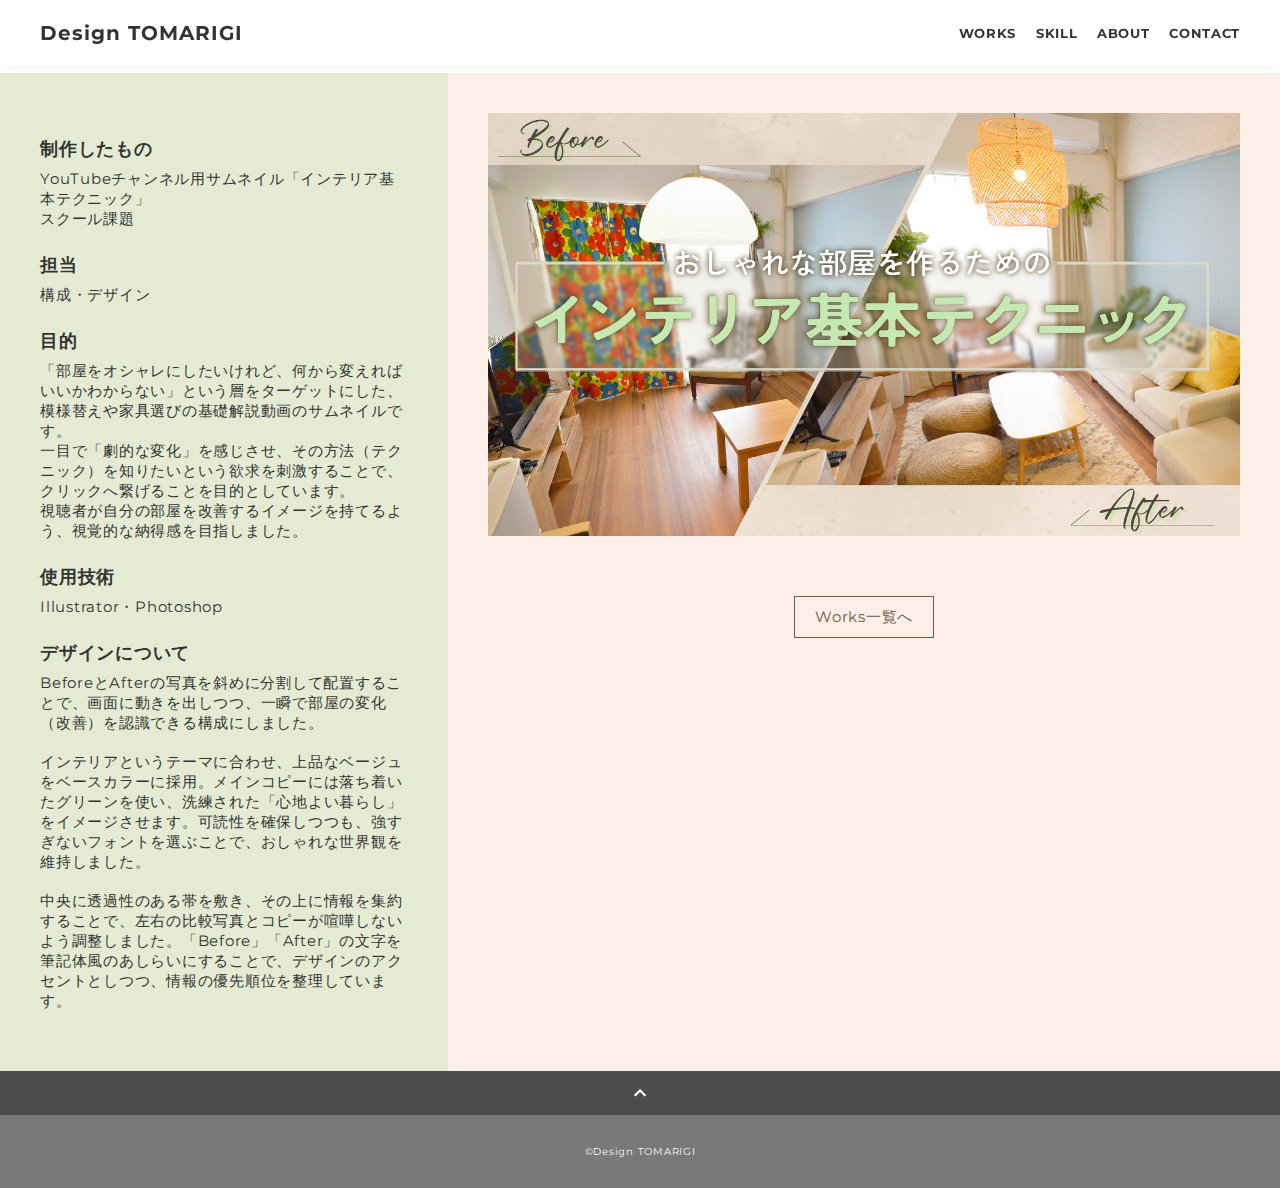
<file: interior.html>
<!DOCTYPE html>
<html>
  <head>
    <meta charset="utf-8" />
    <meta
      name="viewport"
      content="width=device-width, initial-scale=1.0, maximum-scale=1.0, minimum-scale=1.0"
    />
    <title>Design TOMARIGI</title>
    <link rel="preconnect" href="https://fonts.gstatic.com" />
    <link
      href="https://fonts.googleapis.com/css2?family=Montserrat:wght@400;700&display=swap"
      rel="stylesheet"
    />
    <link
      href="https://fonts.googleapis.com/css?family=Material+Icons+Outlined"
      rel="stylesheet"
    />
    <link href="css/ress.css" media="all" rel="stylesheet" type="text/css" />
    <link href="css/style.css" media="all" rel="stylesheet" type="text/css" />
  </head>

  <body>
    <div class="wrapper">
      <!-- header -->
      <header class="header">
        <div class="container">
          <h1 class="header-logo">
            <a href="index.html">Design TOMARIGI</a>
          </h1>
          <!-- ハンバーガーボタン -->
          <button class="hamburger" aria-label="メニューを開く">
            <span></span>
            <span></span>
            <span></span>
          </button>
          <nav class="gnav">
            <ul class="gnav-list">
              <li class="gnav-item"><a href="index.html#works">WORKS</a></li>
              <li class="gnav-item"><a href="index.html#skill">SKILL</a></li>
              <li class="gnav-item"><a href="index.html#about">ABOUT</a></li>
              <li class="gnav-item">
                <a href="index.html#contact">CONTACT</a>
              </li>
            </ul>
          </nav>
        </div>
      </header>
      <!-- /header -->
      <!-- main -->
      <main class="works-detail">
        <div class="works-container">
          <div class="works-sidebar">
            <h3>制作したもの</h3>
            <p>YouTubeチャンネル用サムネイル「インテリア基本テクニック」<br>スクール課題</p>
            <!-- <h3>URL</h3>
            <p>
              <a href="" target="_blank" rel="noopener"
                >ここにURLを入れてください。</a
              > -->
            </p>
            <h3>担当</h3>
            <p>構成・デザイン</p>
            <h3>目的</h3>
            <p>「部屋をオシャレにしたいけれど、何から変えればいいかわからない」という層をターゲットにした、模様替えや家具選びの基礎解説動画のサムネイルです。<br>
                一目で「劇的な変化」を感じさせ、その方法（テクニック）を知りたいという欲求を刺激することで、クリックへ繋げることを目的としています。<br>
                視聴者が自分の部屋を改善するイメージを持てるよう、視覚的な納得感を目指しました。</p>
            <h3>使用技術</h3>
            <p>Illustrator・Photoshop</p>
            <h3>デザインについて</h3>
            <p>BeforeとAfterの写真を斜めに分割して配置することで、画面に動きを出しつつ、一瞬で部屋の変化（改善）を認識できる構成にしました。
                <br><br>インテリアというテーマに合わせ、上品なベージュをベースカラーに採用。メインコピーには落ち着いたグリーンを使い、洗練された「心地よい暮らし」をイメージさせます。可読性を確保しつつも、強すぎないフォントを選ぶことで、おしゃれな世界観を維持しました。
                <br><br>中央に透過性のある帯を敷き、その上に情報を集約することで、左右の比較写真とコピーが喧嘩しないよう調整しました。「Before」「After」の文字を筆記体風のあしらいにすることで、デザインのアクセントとしつつ、情報の優先順位を整理しています。</p>
          </div>
          <div class="works-gallery">
            <!-- <div class="gallery-grid"> -->
                <img
                  src="img/thumbnail/sample-thumbnail/interior.jpg"
                  alt="インテリア基本テクニックYouTubeサムネイル"
                />
            <!-- </div> -->
              <div class="home-link">
              <a href="index.html#works">Works一覧へ</a>
              </div>
          </div>
          </div>
        </div>
      </main>
      <!-- /main -->
    </div>
    <div class="page-top" id="js-page-top">
          <span class="material-icons-outlined">expand_less</span>
        </div>
      <!-- footer -->
      <footer class="footer">
        <div class="copyright">&copy;Design TOMARIGI</div>
      </footer>
      <!-- /footer -->
    </div>
    <script src="https://ajax.googleapis.com/ajax/libs/jquery/3.6.0/jquery.min.js"></script>
    <script type="text/javascript" src="js/script.js"></script>
    <script>
      document.addEventListener("DOMContentLoaded", function () {
        const hamburger = document.querySelector(".hamburger");
        const gnav = document.querySelector(".gnav");

        // 開閉処理
        hamburger.addEventListener("click", function (e) {
          hamburger.classList.toggle("active");
          gnav.classList.toggle("open");
          e.stopPropagation(); // 自分でクリックした時は閉じない
        });

        // メニュー内クリックで閉じる
        gnav.addEventListener("click", function (e) {
          e.stopPropagation(); // メニュー内のクリックは無視
        });

        // 外をクリックしたら閉じる
        document.addEventListener("click", function () {
          hamburger.classList.remove("active");
          gnav.classList.remove("open");
        });
      });
    </script>
  </body>
</html>
</file>
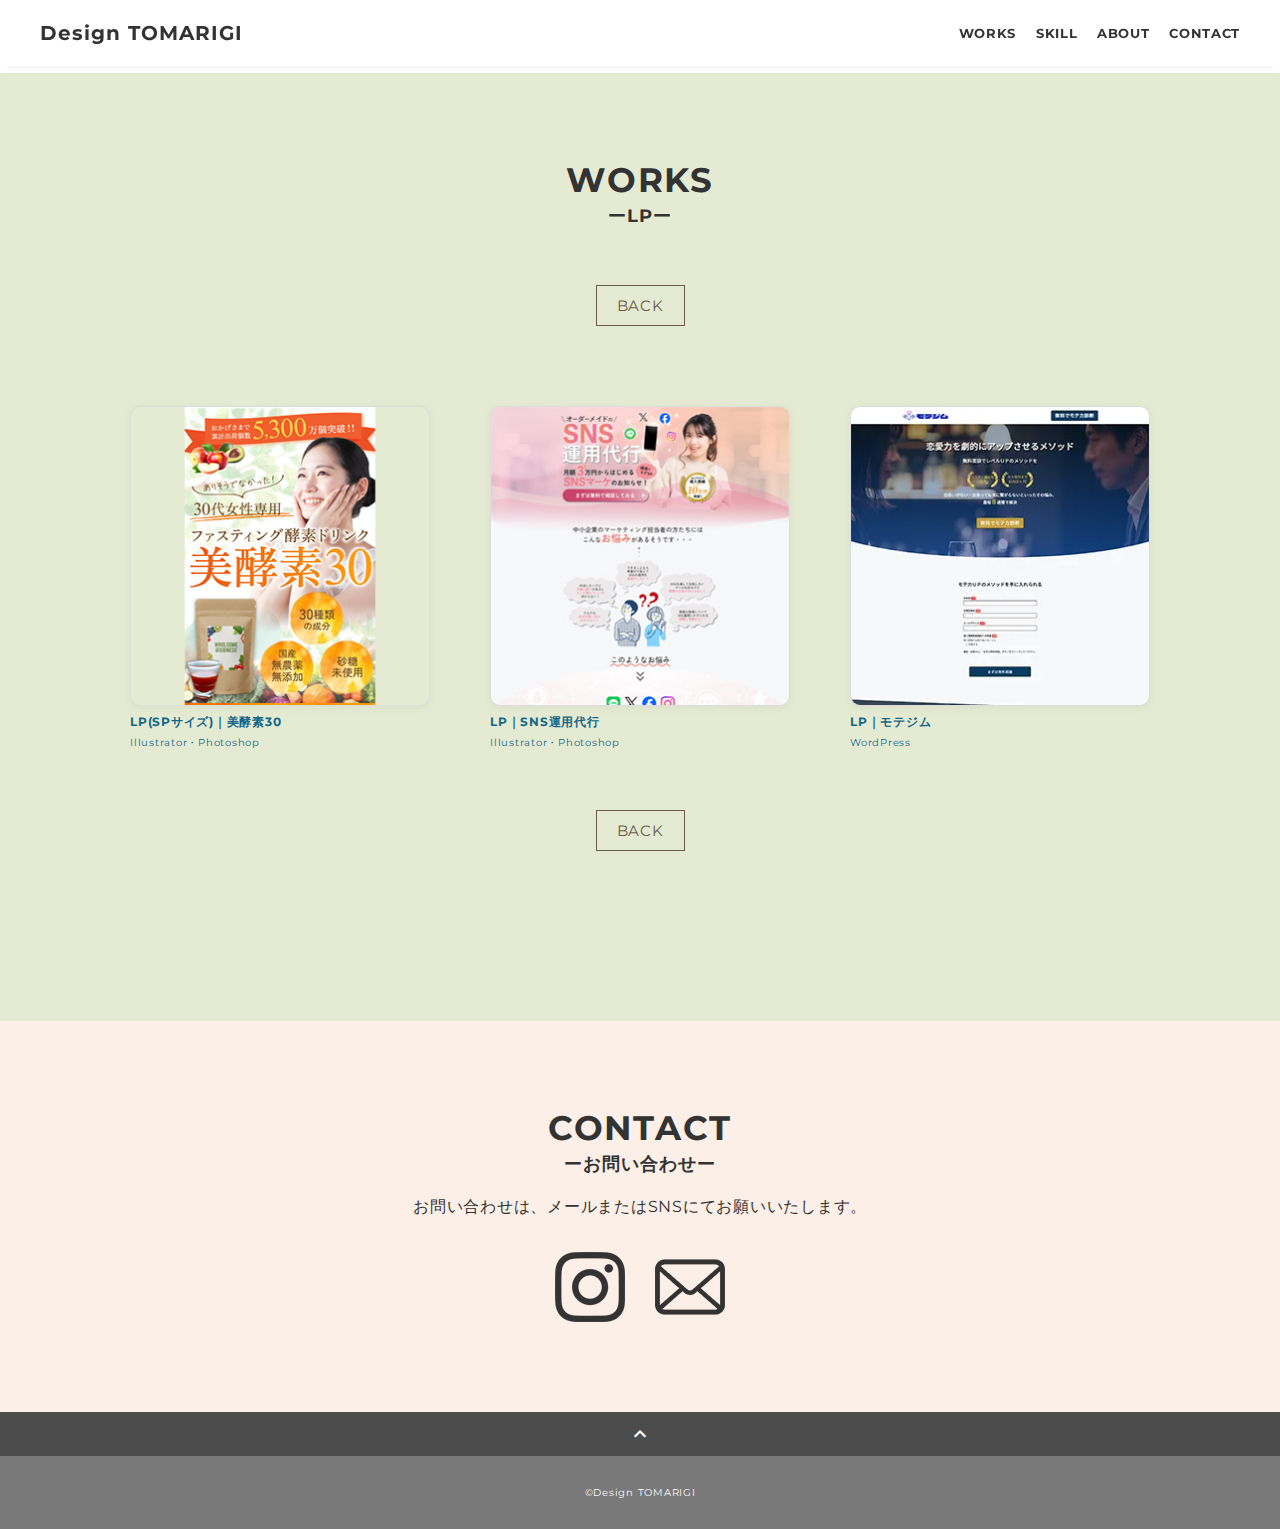
<file: lp.html>
<!doctype html>
<html>
  <head>
    <meta charset="utf-8" />
    <meta
      name="viewport"
      content="width=device-width, initial-scale=1.0, maximum-scale=1.0, minimum-scale=1.0"
    />
    <meta
      name="description"
      content="Design TOMARIGIは、ナチュラルで温かみのあるデザインのホームページを制作するWebデザイナーのポートフォリオサイトです。"
    />
    <title>Design TOMARIGI｜ナチュラルで温かみのあるWebデザイン制作</title>
    <link rel="icon" href="img/favicon.ico" />
    <link rel="preconnect" href="https://fonts.gstatic.com" />
    <link
      href="https://fonts.googleapis.com/css2?family=Montserrat:wght@400;700&display=swap"
      rel="stylesheet"
    />
    <link
      href="https://fonts.googleapis.com/css?family=Material+Icons+Outlined"
      rel="stylesheet"
    />
    <link href="css/ress.css" media="all" rel="stylesheet" type="text/css" />
    <link href="css/style.css" media="all" rel="stylesheet" type="text/css" />
  </head>

  <body>
    <div class="wrapper">
      <!-- header -->
      <header class="header">
        <div class="container">
          <h1 class="header-logo">
            <a href="#">Design TOMARIGI</a>
          </h1>
          <!-- ハンバーガーボタン -->
          <button class="hamburger" aria-label="メニューを開く">
            <span></span>
            <span></span>
            <span></span>
          </button>
          <nav class="gnav">
            <ul class="gnav-list">
              <li class="gnav-item"><a href="#works">WORKS</a></li>
              <li class="gnav-item"><a href="#skill">SKILL</a></li>
              <li class="gnav-item"><a href="#about">ABOUT</a></li>
              <li class="gnav-item"><a href="#contact">CONTACT</a></li>
            </ul>
          </nav>
        </div>
      </header>
      <!-- /header -->

      <main class="content">
        <!-- works -->
        <section class="works section" id="works">
          <div class="container">
            <h2 class="title">WORKS</h2>
            <h3 class="subtitle">ーLPー</h3>
            <div class="home-link">
              <a href="index.html#works">BACK</a>
            </div>
            <div class="works-list">
              <a class="works-item" href="bikouso.html">
                <div class="works-img">
                  <img src="img/works/bikouso.png" alt="LPのサムネイル画像" />
                </div>
                <p class="works-name">LP(SPサイズ)｜美酵素30</p>
                <p class="works-info">Illustrator・Photoshop</p>
              </a>
              <a class="works-item" href="sns.html">
                <div class="works-img">
                  <img src="img/works/sns.jpg" alt="LPのサムネイル画像" />
                </div>
                <p class="works-name">LP｜SNS運用代行</p>
                <p class="works-info">Illustrator・Photoshop</p>
              </a>

              <a class="works-item" href="motezimu.html">
                <div class="works-img">
                  <img src="img/works/motezimu.webp" alt="LPのサムネイル画像" />
                </div>
                <p class="works-name">LP｜モテジム</p>
                <p class="works-info">WordPress</p>
              </a>
            </div>
            <div class="home-link">
              <a href="index.html#works">BACK</a>
            </div>
          </div>
        </section>
        <!-- /works -->

        <!-- contact -->
        <section class="contact section" id="contact">
          <div class="container">
            <h2 class="title">CONTACT</h2>
            <h3 class="subtitle">ーお問い合わせー</h3>
            <p class="lead">
              お問い合わせは、<br
                class="sp-only"
              />メールまたはSNSにてお願いいたします。
            </p>
            <div class="contact-list">
              <a
                href="https://www.instagram.com/design.tomarigi/"
                target="_blank"
              >
                <img src="img/icon_instagram.png" alt="Instagram" />
              </a>

              <script type="text/javascript">
                function converter(M) {
                  var str = "",
                    str_as = "";
                  for (var i = 0; i < M.length; i++) {
                    str_as = M.charCodeAt(i);
                    str += String.fromCharCode(str_as + 1);
                  }
                  return str;
                }
                function mail_to(k_1, k_2) {
                  eval(
                    String.fromCharCode(
                      108,
                      111,
                      99,
                      97,
                      116,
                      105,
                      111,
                      110,
                      46,
                      104,
                      114,
                      101,
                      102,
                      32,
                      61,
                      32,
                      39,
                      109,
                      97,
                      105,
                      108,
                      116,
                      111,
                      58,
                    ) +
                      escape(k_1) +
                      converter(
                        String.fromCharCode(
                          99,
                          100,
                          114,
                          104,
                          102,
                          109,
                          45,
                          115,
                          110,
                          108,
                          96,
                          113,
                          104,
                          102,
                          104,
                          63,
                          102,
                          108,
                          96,
                          104,
                          107,
                          45,
                          98,
                          110,
                          108,
                          62,
                          114,
                          116,
                          97,
                          105,
                          100,
                          98,
                          115,
                          60,
                        ),
                      ) +
                      escape(k_2) +
                      "'",
                  );
                }

                // 実行されるHTMLの表示部分
                document.write(
                  '<a href="javascript:mail_to(\'\', \'\')"><img src="img/icon_mail.png" alt="メール" /></a>',
                );
              </script>

              <noscript>
                <p>
                  メールでのお問い合わせは画像をクリックしてください（JavaScriptが無効な場合）
                </p>
                <img src="img/icon_mail.png" alt="メール" />
              </noscript>
            </div>
          </div>
        </section>
        <!-- /contact -->
        <div class="page-top" id="js-page-top">
          <span class="material-icons-outlined">expand_less</span>
        </div>
      </main>

      <!-- footer -->
      <footer class="footer">
        <div class="copyright">&copy;Design TOMARIGI</div>
      </footer>
      <!-- /footer -->
    </div>
    <script src="https://ajax.googleapis.com/ajax/libs/jquery/3.6.0/jquery.min.js"></script>
    <script type="text/javascript" src="js/script.js"></script>
    <script>
      document.addEventListener("DOMContentLoaded", function () {
        const hamburger = document.querySelector(".hamburger");
        const gnav = document.querySelector(".gnav");

        // 開閉処理
        hamburger.addEventListener("click", function (e) {
          hamburger.classList.toggle("active");
          gnav.classList.toggle("open");
          e.stopPropagation(); // 自分でクリックした時は閉じない
        });

        // メニュー内クリックで閉じる
        gnav.addEventListener("click", function (e) {
          e.stopPropagation(); // メニュー内のクリックは無視
        });

        // 外をクリックしたら閉じる
        document.addEventListener("click", function () {
          hamburger.classList.remove("active");
          gnav.classList.remove("open");
        });
      });
    </script>
  </body>
</html>
</file>
<file: css/ress.css>
/*!
 * ress.css • v3.0.1
 * MIT License
 * github.com/filipelinhares/ress
 */

/* # =================================================================
   # Global selectors
   # ================================================================= */

html {
  box-sizing: border-box;
  word-break: normal;
  -moz-tab-size: 4;
  tab-size: 4;

  -webkit-text-size-adjust: 100%; /* Prevent adjustments of font size after orientation changes in iOS */
}

*,
::before,
::after {
  box-sizing: inherit;
  background-repeat: no-repeat; /* Set `background-repeat: no-repeat` to all elements and pseudo elements */
}

::before,
::after {
  vertical-align: inherit;
  text-decoration: inherit; /* Inherit text-decoration and vertical align to ::before and ::after pseudo elements */
}

* {
  margin: 0;
  padding: 0; /* Reset `padding` and `margin` of all elements */
}

/* # =================================================================
   # General elements
   # ================================================================= */

hr {
  overflow: visible; /* Show the overflow in Edge and IE */
  height: 0; /* Add the correct box sizing in Firefox */
}

details,
main {
  display: block; /* Render the `main` element consistently in IE. */
}

summary {
  display: list-item; /* Add the correct display in all browsers */
}

small {
  font-size: 80%; /* Set font-size to 80% in `small` elements */
}

[hidden] {
  display: none; /* Add the correct display in IE */
}

abbr[title] {
  /* Add the correct text decoration in Chrome, Edge, IE, Opera, and Safari */
  text-decoration: underline;
  text-decoration: underline dotted;
  border-bottom: none; /* Remove the bottom border in Chrome 57 */
}

a {
  background-color: transparent; /* Remove the gray background on active links in IE 10 */
}

a:active,
a:hover {
  outline-width: 0; /* Remove the outline when hovering in all browsers */
}

code,
kbd,
pre,
samp {
  font-family: monospace, monospace; /* Specify the font family of code elements */
}

pre {
  font-size: 1em; /* Correct the odd `em` font sizing in all browsers */
}

b,
strong {
  font-weight: bolder; /* Add the correct font weight in Chrome, Edge, and Safari */
}

/* https://gist.github.com/unruthless/413930 */
sub,
sup {
  position: relative;
  font-size: 75%;
  line-height: 0;
  vertical-align: baseline;
}

sub {
  bottom: -.25em;
}

sup {
  top: -.5em;
}

/* # =================================================================
   # Forms
   # ================================================================= */

input {
  border-radius: 0;
}

/* Replace pointer cursor in disabled elements */
[disabled] {
  cursor: default;
}

[type="number"]::-webkit-container-spin-button,
[type="number"]::-webkit-outer-spin-button {
  height: auto; /* Correct the cursor style of increment and decrement buttons in Chrome */
}

[type="search"] {
  outline-offset: -2px; /* Correct the outline style in Safari */

  -webkit-appearance: textfield; /* Correct the odd appearance in Chrome and Safari */
}

[type="search"]::-webkit-search-decoration {
  -webkit-appearance: none; /* Remove the container padding in Chrome and Safari on macOS */
}

textarea {
  overflow: auto; /* Internet Explorer 11+ */
  resize: vertical; /* Specify textarea resizability */
}

button,
input,
optgroup,
select,
textarea {
  font: inherit; /* Specify font inheritance of form elements */
}

optgroup {
  font-weight: bold; /* Restore the font weight unset by the previous rule */
}

button {
  overflow: visible; /* Address `overflow` set to `hidden` in IE 8/9/10/11 */
}

button,
select {
  text-transform: none; /* Firefox 40+, Internet Explorer 11- */
}

/* Apply cursor pointer to button elements */
button,
[type="button"],
[type="reset"],
[type="submit"],
[role="button"] {
  cursor: pointer;
  color: inherit;
}

/* Remove container padding and border in Firefox 4+ */
button::-moz-focus-container,
[type="button"]::-moz-focus-container,
[type="reset"]::-moz-focus-container,
[type="submit"]::-moz-focus-container {
  padding: 0;
  border-style: none;
}

/* Replace focus style removed in the border reset above */
button:-moz-focusring,
[type="button"]::-moz-focus-container,
[type="reset"]::-moz-focus-container,
[type="submit"]::-moz-focus-container {
  outline: 1px dotted ButtonText;
}

button,
html [type="button"],
/* Prevent a WebKit bug where (2) destroys native `audio` and `video`controls in Android 4 */
[type="reset"],
[type="submit"] {
  -webkit-appearance: button; /* Correct the inability to style clickable types in iOS */
}

/* Remove the default button styling in all browsers */
button,
input,
select,
textarea {
  border-style: none;
  background-color: transparent;
}

/* Style select like a standard input */
select {
  -webkit-appearance: none; /* Chrome 41+ */
  -moz-appearance: none; /* Firefox 36+ */
}

select::-ms-expand {
  display: none; /* Internet Explorer 11+ */
}

select::-ms-value {
  color: currentColor; /* Internet Explorer 11+ */
}

legend {
  display: table; /* Correct the text wrapping in Edge and IE */
  max-width: 100%; /* Correct the text wrapping in Edge and IE */
  max-width: 100%; /* Correct the text wrapping in Edge 18- and IE */
  white-space: normal; /* Correct the text wrapping in Edge and IE */
  color: inherit; /* Correct the color inheritance from `fieldset` elements in IE */
  border: 0; /* Correct `color` not being inherited in IE 8/9/10/11 */
}

::-webkit-file-upload-button {
  font: inherit; /* Change font properties to `inherit` in Chrome and Safari */
  color: inherit;
  /* Correct the inability to style clickable types in iOS and Safari */

  -webkit-appearance: button;
}

/* # =================================================================
   # Specify media element style
   # ================================================================= */

img {
  border-style: none; /* Remove border when inside `a` element in IE 8/9/10 */
}

/* Add the correct vertical alignment in Chrome, Firefox, and Opera */
progress {
  vertical-align: baseline;
}

/* # =================================================================
   # Accessibility
   # ================================================================= */

/* Hide content from screens but not screenreaders */
@media screen {
  [hidden~="screen"] {
    display: inherit;
  }
  [hidden~="screen"]:not(:active):not(:focus):not(:target) {
    position: absolute !important;
    clip: rect(0 0 0 0) !important;
  }
}

/* Specify the progress cursor of updating elements */
[aria-busy="true"] {
  cursor: progress;
}

/* Specify the pointer cursor of trigger elements */
[aria-controls] {
  cursor: pointer;
}

/* Specify the unstyled cursor of disabled, not-editable, or otherwise inoperable elements */
[aria-disabled] {
  cursor: default;
}
</file>
<file: css/style.css>
body {
  font-family:
    "Montserrat", "Helvetica Neue", Arial, "Hiragino Kaku Gothic ProN",
    "Hiragino Sans", Meiryo, sans-serif;
  font-size: 15px;
  letter-spacing: 0.05em;
  color: #333;
}

a {
  transition: opacity 0.3s;
  text-decoration: none;
  color: #146788;
}

a:hover {
  color: #1ca9e3; /* ホバーで青く */
}

img {
  max-width: 100%;
  height: auto;
  vertical-align: bottom;
  border-style: none;
}

.pc-only {
  display: block;
}

.sp-only {
  display: none;
}

/*--------------------------------
 レイアウト
---------------------------------*/
.wrapper {
  padding-top: 73px;
}

.section {
  padding: 90px 0;
}

.section:nth-of-type(odd) {
  background-color: #e5ebd3;
}

.section:nth-of-type(even) {
  background-color: #fbefe7;
}

.container {
  max-width: 1340px;
  margin: 0 auto;
  padding: 0 40px;
}

/*--------------------------------
 見出し
---------------------------------*/
.title {
  font-size: 34px;
  font-weight: bold;
  line-height: 1;
  margin-bottom: 10px;
  text-align: center;
  letter-spacing: 0.05em;
  color: #333;
}

.subtitle {
  font-size: 18px;
  font-weight: bold;
  line-height: 1;
  margin-bottom: 20px;
  text-align: center;
  letter-spacing: 0.05em;
  color: #333;
}

.lead {
  font-size: 16px;
  line-height: 1.8;
  margin-bottom: 30px;
}

/*--------------------------------
ヘッダー
---------------------------------*/
.header {
  position: fixed;
  top: 0;
  z-index: 1;
  width: 100%;
  background-color: #fff;
  box-shadow: 0 5px 10px -6px rgba(0, 0, 0, 0.1);
}

.header .container {
  display: flex;
  align-items: center;
  justify-content: space-between;
  padding: 20px 40px;
}

.header-logo {
  font-size: 20px;
  font-weight: bold;
  line-height: 1.2;
  margin-right: 20px;
  letter-spacing: 0.05em;
}

.header-logo a {
  color: #333;
}

.gnav-list {
  display: flex;
  justify-content: space-between;
  list-style: none;
}

.gnav-item:not(:last-child) {
  margin-right: 20px;
}

.gnav-item a {
  position: relative;
  font-size: 13px;
  font-weight: bold;
  display: inline-block;
  padding: 5px 0;
  transition: 0.3s;
  letter-spacing: 0.05em;
  color: #333;
}
.gnav-item a:after {
  position: absolute;
  bottom: 0;
  left: 50%;
  width: 0;
  height: 3px;
  content: "";
  transition: 0.3s;
  -webkit-transform: translateX(-50%);
  transform: translateX(-50%);
  background-color: #333;
}

.gnav-item a:hover:after {
  width: 100%;
}

/* ハンバーガーアイコン */
.hamburger {
  display: none;
  flex-direction: column;
  justify-content: center;
  gap: 5px;
  width: 30px;
  height: 24px;
  background: none;
  border: none;
  cursor: pointer;
  z-index: 1001;
  position: relative;
}

.hamburger span {
  display: block;
  height: 3px;
  width: 100%;
  background: #333;
  border-radius: 2px;
  transition: 0.3s;
}

/* 開いたとき「×」に変化 */
.hamburger.active span:nth-child(1) {
  transform: rotate(45deg) translate(5px, 5px);
}
.hamburger.active span:nth-child(2) {
  opacity: 0;
}
.hamburger.active span:nth-child(3) {
  transform: rotate(-45deg) translate(5px, -5px);
}

/*--------------------------------
 メインビジュアル
---------------------------------*/
.mv {
  display: flex;
  align-items: center;
  justify-content: center;
  height: auto;
  text-align: center;
  background-color: #fbefe7;
}

.mv-container {
  position: relative;
  padding: 0 20px;
}

.mv-container img {
  width: 100%;
  height: auto;
}

/*--------------------------------
 Works
---------------------------------*/
/* カテゴリーボタンのスタイル */
.works-category {
  display: flex;
  justify-content: center;
  gap: 10px 20px;
  margin-bottom: 40px;
  flex-wrap: wrap; /* 折り返しを許可 */
}

.category-btn {
  font-size: 14px;
  padding: 5px 10px;
  font-weight: bold;
  color: #333;
  padding: 5px 15px;
  border-bottom: 2px solid transparent; /* 下線を用意 */
  transition: 0.3s;
}

.category-btn.active,
.category-btn:hover {
  color: #146788;
  border-bottom: 2px solid #146788; /* アクティブな時に線を出す */
}

.works-list {
  display: flex;
  flex-wrap: wrap;
  justify-content: center; /* 中央寄せ */
  gap: 60px; /* 余白をgapで管理 */
  margin: 0 auto 40px;
}

.works-item {
  width: 300px; /* 固定幅にしてflexで並べる */
  margin: 0; /* マージンはgapで調整 */
}

.works-item:hover {
  opacity: 0.9;
}

.works-item:nth-of-type(3n) {
  margin-right: 0;
}

.works-img img {
  width: 100%;
  height: 100%;
  object-fit: cover; /* ←画像の縦横比を崩さずフィット */
  display: block;
}

.works-name {
  font-size: 12px;
  font-weight: bold;
  margin-top: 8px;
}

.works-info {
  font-size: 10px;
  margin-top: 5px;
}

/* works-item のスタイル追加 */
.works-img {
  width: 300px;
  height: 300px;
  display: flex;
  justify-content: center;
  align-items: center;
  /* 以下はそのままでOK */
  border: 1px solid #ddd;
  border-radius: 10px;
  overflow: hidden;
  transition:
    transform 0.3s ease,
    box-shadow 0.3s ease;
  box-shadow: 0 2px 8px rgba(0, 0, 0, 0.05);
  background-color: #e5ebd3;
}

/*--------------------------------
 Skill
---------------------------------*/

.skill-list.three-column {
  display: flex;
  flex-wrap: wrap;
  gap: 32px;
  justify-content: center;
}

.skill-item {
  width: 300px;
  text-align: center;
}

.skill-img img {
  width: 80px;
  height: auto;
  margin-bottom: 16px;
}

.skill-name {
  font-size: 20px;
  margin-bottom: 8px;
}

.skill-text {
  font-size: 14px;
  line-height: 1.6;
  text-align: left;
}

.tools-used {
  margin-top: 48px;
  text-align: center;
}

.tools-title {
  font-size: 20px;
  margin-bottom: 12px;
  font-weight: bold;
}

.tools-list {
  list-style: none;
  padding: 0;
  display: flex;
  justify-content: center;
  flex-wrap: wrap;
  gap: 16px;
}

.tools-list li {
  background-color: #fcfcfc;
  padding: 8px 16px;
  border-radius: 9999px;
  font-size: 14px;
}

/*--------------------------------
 About
---------------------------------*/
.profile {
  display: flex;
  flex-wrap: wrap;
  max-width: 800px;
  margin: 0 auto;
}
.profile-img {
  width: 20%;
  margin-right: 30px;
  border-radius: 50%;
}
.profile-img img {
  border-radius: 50%;
}
.profile-body {
  flex: 1;
}

.profile-body p {
  font-size: 15px;
  line-height: 1.8;
}

.profile-body p:not(:last-child) {
  margin-bottom: 30px;
}

/*--------------------------------
 Contact
---------------------------------*/
.contact {
  text-align: center;
}

.contact-item:not(:last-child) {
  margin-right: 10px;
}

.contact-text {
  margin-top: 10px;
}

.contact-list {
  display: flex;
  justify-content: center; /* 中央寄せ */
  gap: 30px; /* アイコン間の余白 */
  flex-wrap: wrap; /* 小さい画面で折り返す */
}

.contact-list a:last-child {
  margin-right: 0; /* 最後のアイコンには余白をつけない */
}

/*--------------------------------
 ページトップ
---------------------------------*/
.page-top {
  font-weight: bold;
  padding: 10px;
  cursor: pointer;
  text-align: center;
  background-color: #4c4c4c;
}

.page-top .material-icons-outlined {
  vertical-align: bottom;
  color: #fff;
}

/*--------------------------------
 フッター
---------------------------------*/
.footer {
  padding: 30px;
  background-color: #797979;
}

.copyright {
  font-size: 10px;
  text-align: center;
  color: #fcfcfc;
}

/*--------------------------------
 下層：Worksページ
---------------------------------*/

/* works-detailページ用 */

/* 全体2カラムレイアウト */
.works-container {
  display: flex;
  /* min-height: 100vh;
  max-height: 100vh;
  overflow: hidden; */
}

/* 左カラム：説明 */
.works-sidebar {
  width: 35%;
  background-color: #e5ebd3;
  padding: 40px;
  box-sizing: border-box;
  overflow-y: auto;
  /* 削除: height: 100%; */
  min-height: 100vh;
  position: sticky;
  top: 0;
  align-self: flex-start;
}

/* 左カラム：h3とpの間隔 */
.works-sidebar h3 {
  margin-top: 24px;
  margin-bottom: 8px;
}

.works-sidebar p {
  margin-bottom: 20px;
}

/* 右カラム：ギャラリー */
.works-gallery {
  width: 65%;
  padding: 40px;
  box-sizing: border-box;
  background-color: #fbefe7;
  overflow-y: auto;
  scroll-behavior: smooth;
  scroll-padding-top: 0;
  /* 削除: height: 100%; */
  min-height: 100vh;
}

/* ギャラリーの中の画像一覧（2列） */
.gallery-grid {
  display: grid;
  grid-template-columns: repeat(2, auto); /* ← サイズに合わせる */
  gap: 60px;
  justify-content: center; /* ← これで中央寄せが効くようになる！ */
}

/* 各画像の見た目 */
.gallery-grid img {
  width: 100%;
  max-width: 400px;
  height: 300px;
  object-fit: cover;
  border-radius: 8px;
  box-shadow: 0 2px 8px rgba(0, 0, 0, 0.1);
}

.img-scroll {
  height: 300px;
  overflow-y: auto;
  border-radius: 12px;
  box-shadow: 0 2px 8px rgba(0, 0, 0, 0.1);
  border: 6px solid #797979;
  padding: 4px; /* ←ココ追加！画像と枠の間に余白 */
  background-color: white; /* 背景を白にしてより「モック枠」感を出す */
}

/* imgの見た目を少し修正 */
.img-scroll img {
  border-radius: 8px; /* ← 枠より少し小さめで自然に */
  display: block;
  width: 100%;
  height: auto;
  object-fit: contain;
}

/* スマホモック画像（縦長） */
.img-scroll.sp {
  display: flex;
  justify-content: center;
  align-items: flex-start;
  overflow-y: auto;
  height: 300px;
  width: fit-content;
  padding: 4px; /* ← 追加！ */
  border-radius: 12px;
  border: 6px solid #797979;
  background-color: white;
}

.img-scroll.sp img {
  width: auto;
  height: auto;
  max-height: none;
  object-fit: contain;
  display: block;
  border-radius: 8px; /* ← 追加！ */
}

.home-link {
  text-align: center;
  margin-bottom: 40px;
}

/* h3と同じサイズにする、または少し太字にするなど自由に調整可能 */
.sub-purpose-title {
  font-size: 1rem; /* 好みのサイズに */
  font-weight: bold;
  color: #555; /* アースカラーに合わせて調整 */
  margin-top: 15px;
  margin-bottom: 5px;
  display: block; /* 改行を確実にする */
}

.home-link {
  margin-top: 60px; /* 画像群との間の距離（お好みで調整してください） */
  text-align: center; /* リンクを中央に配置する場合 */
  padding-bottom: 40px; /* 画面最下部との間の余白 */
}

.home-link a {
  display: inline-block;
  padding: 10px 20px;
  /* アースカラーのコンセプトに合わせて色を調整する例 */
  color: #6b5b4a;
  text-decoration: none;
  border: 1px solid #6b5b4a;
  transition: all 0.3s ease;
}

/* ホバー時に少し色を変えると親切です */
.home-link a:hover {
  background-color: #f0ede4;
}

/*media Queries 1024(タブレット）
----------------------------------------------------*/

@media screen and (max-width: 1024px) {
  .works-item {
    width: 48%; /* 2列 */
  }
}

/*media Queries 767
----------------------------------------------------*/

@media screen and (max-width: 767px) {
  body {
    font-size: 14px;
  }

  .pc-only {
    display: none;
  }

  .sp-only {
    display: block;
  }

  /* 見出し */
  .title {
    font-size: 26px;
    margin-bottom: 20px;
  }

  .lead {
    font-size: 14px;
    line-height: 1.7;
    margin-bottom: 20px;
  }

  .hamburger {
    display: flex;
  }

  .gnav {
    display: none;
    position: absolute;
    top: 70px;
    right: 20px;
    background: #fff;
    padding: 20px;
    box-shadow: 0 2px 10px rgba(0, 0, 0, 0.15);
    border-radius: 8px;
    z-index: 1000;
  }

  .gnav.open {
    display: block;
  }

  .gnav-list {
    display: flex;
    flex-direction: column;
    gap: 16px;
    margin: 0;
    padding: 0;
    list-style: none;
  }

  .gnav-item a {
    text-decoration: none;
    color: #333;
    font-weight: bold;
  }

  /* レイアウト */
  .wrapper {
    padding-top: 57px;
  }

  .section {
    padding: 60px 0;
  }

  .container {
    padding: 0 20px;
  }

  /* ヘッダー */
  .header .container {
    padding: 15px;
  }

  .header-logo {
    font-size: 15px;
    margin-right: 15px;
  }

  .gnav-item:not(:last-child) {
    margin-right: 10px;
  }

  .gnav-item a {
    font-size: 10px;
  }

  .gnav-item a:after {
    display: none;
  }

  /*  メインビジュアル */
  .mv {
    height: 40vh;
  }

  .mv-container {
    padding: 0 20px;
  }

  .mv-title {
    font-size: 30px;
  }
  .mv-subtitle {
    font-size: 16px;
    margin-bottom: 20px;
  }

  .mv-text {
    top: 75%;
    font-size: 14px;
    line-height: 1.7;
  }

  /* Works */
  .works-name {
    font-size: 12px;
  }

  .works-info {
    margin-top: 3px;
  }

  .works-list {
    justify-content: center;
  }

  .works-item {
    width: 70%;
  }

  .works-img {
    width: 100%; /* 画面の約半分に調整（margin込み） */
    height: auto; /* 縦横比を柔軟にする場合はこれもOK */
  }

  .thumbnail-img {
    width: 100%; /* 画面の約半分に調整（margin込み） */
    height: 100%; /* 縦横比を柔軟にする場合はこれもOK */
  }

  .works-item:nth-of-type(2n) {
    margin-right: 0;
  }

  @media (hover: hover) and (pointer: fine) {
    .works-item:hover .works-img {
      transform: translateY(-5px);
      box-shadow: 0 8px 16px rgba(0, 0, 0, 0.1);
    }
  }

  .category-btn {
    font-size: 12px; /* スマホでは少し小さくして収まりを良くする */
    padding: 5px 10px;
  }

  /* Skill */
  .skill-list {
    display: block;
    margin-bottom: 0;
  }

  .skill-item {
    width: 100%;
    margin-bottom: 35px;
  }

  .skill-item:last-child {
    margin-bottom: 0;
  }

  .skill-name {
    margin-bottom: 5px;
  }

  .skill-text {
    font-size: 13px;
    line-height: 1.7;
  }

  /* About */
  .profile {
    display: block;
  }
  .profile-img {
    width: 150px;
    margin: 0 auto;
    margin-bottom: 25px;
  }

  .profile-body p {
    font-size: 14px;
    line-height: 1.7;
  }

  .profile-body p:not(:last-child) {
    margin-bottom: 20px;
  }

  /* フッター */
  .footer {
    padding: 20px;
  }

  /* 下層ページ */

  .works-container {
    flex-direction: column;
  }

  .works-sidebar {
    position: static;
  }

  .works-sidebar,
  .works-gallery {
    width: 100%;
    padding: 24px; /* スマホでは余白少なめに */
    min-height: auto;
  }

  .gallery-grid {
    grid-template-columns: 1fr; /* 1列に */
    gap: 24px; /* gapもやや小さめに */
  }

  .gallery-grid img {
    height: auto; /* 高さ300px固定だとスマホで苦しくなることがあるため */
  }

  .img-scroll {
    height: auto; /* スマホではスクロールせず自然に伸ばす */
    overflow-y: visible;
  }
}
</file>
